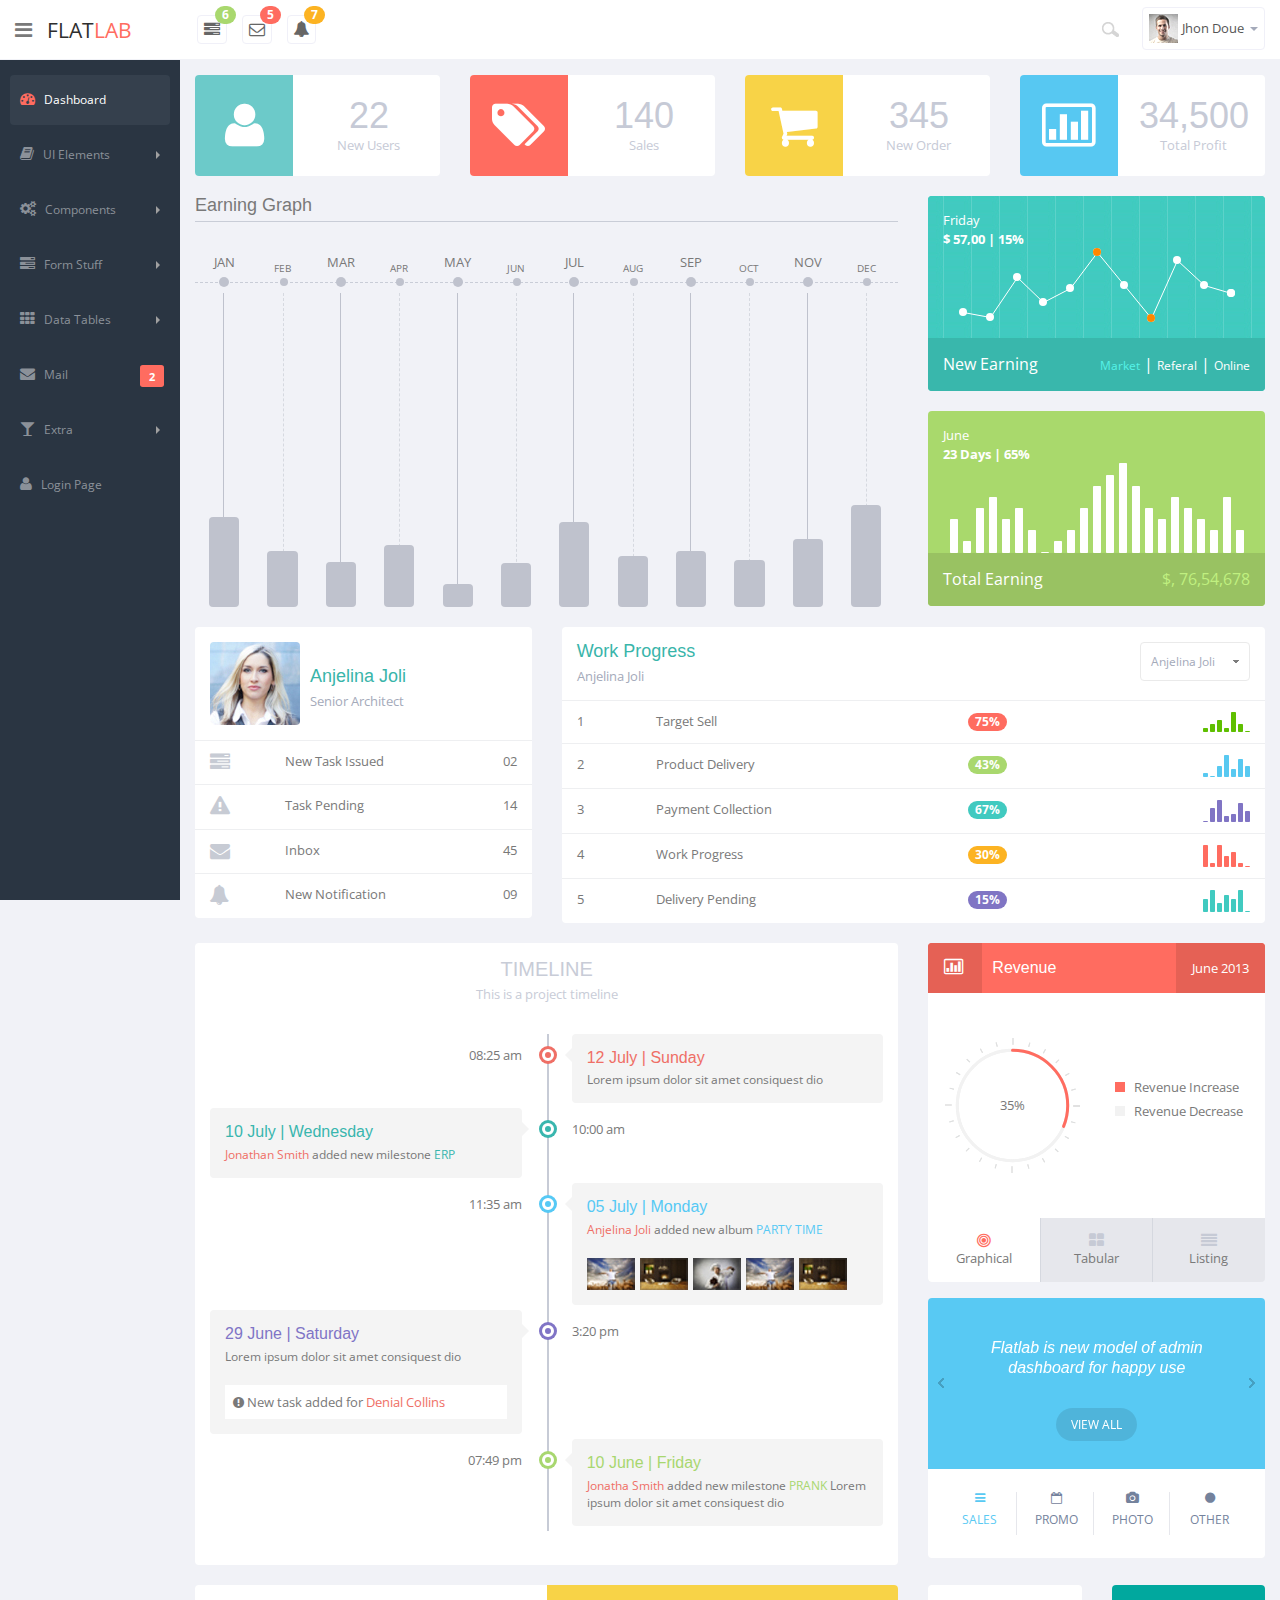
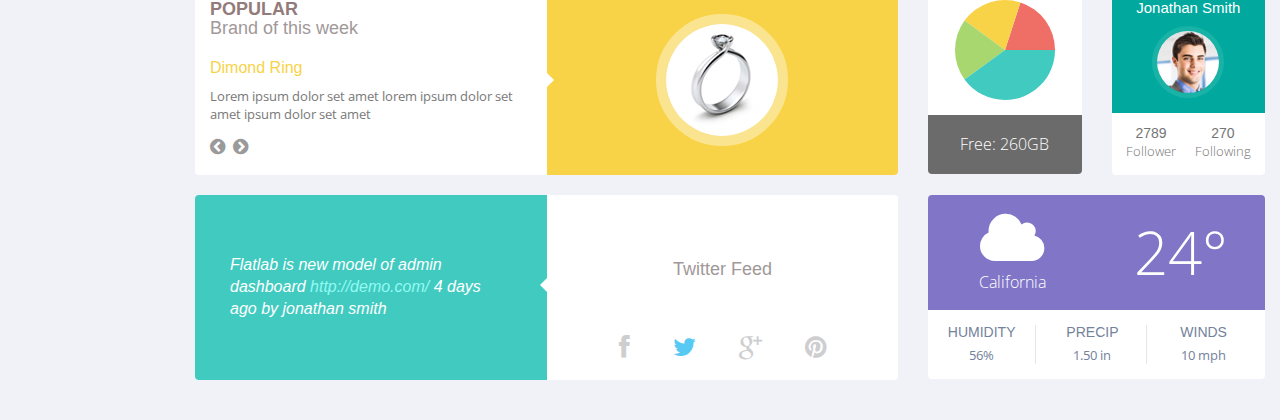
<file: demo/index.html>
<!DOCTYPE html>
<html lang="en">
  <head>
    <meta charset="utf-8">
    <meta name="viewport" content="width=device-width, initial-scale=1.0">
    <meta name="description" content="">
    <meta name="author" content="Mosaddek">
    <meta name="keyword" content="FlatLab, Dashboard, Bootstrap, Admin, Template, Theme, Responsive, Fluid, Retina">
    <link rel="shortcut icon" href="img/favicon.html">

    <title>FlatLab - Flat & Responsive Bootstrap Admin Template</title>

    <!-- Bootstrap core CSS -->
    <link href="css/bootstrap.min.css" rel="stylesheet">
    <link href="css/bootstrap-reset.css" rel="stylesheet">
    <!--external css-->
    <link href="assets/font-awesome/css/font-awesome.css" rel="stylesheet" />
    <link href="assets/jquery-easy-pie-chart/jquery.easy-pie-chart.css" rel="stylesheet" type="text/css" media="screen"/>
    <link rel="stylesheet" href="css/owl.carousel.css" type="text/css">
    <!-- Custom styles for this template -->
    <link href="css/style.css" rel="stylesheet">
    <link href="css/style-responsive.css" rel="stylesheet" />

    <!-- HTML5 shim and Respond.js IE8 support of HTML5 tooltipss and media queries -->
    <!--[if lt IE 9]>
      <script src="js/html5shiv.js"></script>
      <script src="js/respond.min.js"></script>
    <![endif]-->
  </head>

  <body>

  <section id="container" class="">
      <!--header start-->
      <header class="header white-bg">
            <div class="sidebar-toggle-box">
                <div data-original-title="Toggle Navigation" data-placement="right" class="icon-reorder tooltips"></div>
            </div>
            <!--logo start-->
            <a href="#" class="logo">Flat<span>lab</span></a>
            <!--logo end-->
            <div class="nav notify-row" id="top_menu">
                <!--  notification start -->
                <ul class="nav top-menu">
                    <!-- settings start -->
                    <li class="dropdown">
                        <a data-toggle="dropdown" class="dropdown-toggle" href="#">
                            <i class="icon-tasks"></i>
                            <span class="badge bg-success">6</span>
                        </a>
                        <ul class="dropdown-menu extended tasks-bar">
                            <div class="notify-arrow notify-arrow-green"></div>
                            <li>
                                <p class="green">You have 6 pending tasks</p>
                            </li>
                            <li>
                                <a href="#">
                                    <div class="task-info">
                                        <div class="desc">Dashboard v1.3</div>
                                        <div class="percent">40%</div>
                                    </div>
                                    <div class="progress progress-striped">
                                        <div class="progress-bar progress-bar-success" role="progressbar" aria-valuenow="40" aria-valuemin="0" aria-valuemax="100" style="width: 40%">
                                            <span class="sr-only">40% Complete (success)</span>
                                        </div>
                                    </div>
                                </a>
                            </li>
                            <li>
                                <a href="#">
                                    <div class="task-info">
                                        <div class="desc">Database Update</div>
                                        <div class="percent">60%</div>
                                    </div>
                                    <div class="progress progress-striped">
                                        <div class="progress-bar progress-bar-warning" role="progressbar" aria-valuenow="60" aria-valuemin="0" aria-valuemax="100" style="width: 60%">
                                            <span class="sr-only">60% Complete (warning)</span>
                                        </div>
                                    </div>
                                </a>
                            </li>
                            <li>
                                <a href="#">
                                    <div class="task-info">
                                        <div class="desc">Iphone Development</div>
                                        <div class="percent">87%</div>
                                    </div>
                                    <div class="progress progress-striped">
                                        <div class="progress-bar progress-bar-info" role="progressbar" aria-valuenow="20" aria-valuemin="0" aria-valuemax="100" style="width: 87%">
                                            <span class="sr-only">87% Complete</span>
                                        </div>
                                    </div>
                                </a>
                            </li>
                            <li>
                                <a href="#">
                                    <div class="task-info">
                                        <div class="desc">Mobile App</div>
                                        <div class="percent">33%</div>
                                    </div>
                                    <div class="progress progress-striped">
                                        <div class="progress-bar progress-bar-danger" role="progressbar" aria-valuenow="80" aria-valuemin="0" aria-valuemax="100" style="width: 33%">
                                            <span class="sr-only">33% Complete (danger)</span>
                                        </div>
                                    </div>
                                </a>
                            </li>
                            <li>
                                <a href="#">
                                    <div class="task-info">
                                        <div class="desc">Dashboard v1.3</div>
                                        <div class="percent">45%</div>
                                    </div>
                                    <div class="progress progress-striped active">
                                        <div class="progress-bar"  role="progressbar" aria-valuenow="45" aria-valuemin="0" aria-valuemax="100" style="width: 45%">
                                            <span class="sr-only">45% Complete</span>
                                        </div>
                                    </div>

                                </a>
                            </li>
                            <li class="external">
                                <a href="#">See All Tasks</a>
                            </li>
                        </ul>
                    </li>
                    <!-- settings end -->
                    <!-- inbox dropdown start-->
                    <li id="header_inbox_bar" class="dropdown">
                        <a data-toggle="dropdown" class="dropdown-toggle" href="#">
                            <i class="icon-envelope-alt"></i>
                            <span class="badge bg-important">5</span>
                        </a>
                        <ul class="dropdown-menu extended inbox">
                            <div class="notify-arrow notify-arrow-red"></div>
                            <li>
                                <p class="red">You have 5 new messages</p>
                            </li>
                            <li>
                                <a href="#">
                                    <span class="photo"><img alt="avatar" src="img/avatar-mini.jpg"></span>
                                    <span class="subject">
                                    <span class="from">Jonathan Smith</span>
                                    <span class="time">Just now</span>
                                    </span>
                                    <span class="message">
                                        Hello, this is an example msg.
                                    </span>
                                </a>
                            </li>
                            <li>
                                <a href="#">
                                    <span class="photo"><img alt="avatar" src="img/avatar-mini2.jpg"></span>
                                    <span class="subject">
                                    <span class="from">Jhon Doe</span>
                                    <span class="time">10 mins</span>
                                    </span>
                                    <span class="message">
                                     Hi, Jhon Doe Bhai how are you ?
                                    </span>
                                </a>
                            </li>
                            <li>
                                <a href="#">
                                    <span class="photo"><img alt="avatar" src="img/avatar-mini3.jpg"></span>
                                    <span class="subject">
                                    <span class="from">Jason Stathum</span>
                                    <span class="time">3 hrs</span>
                                    </span>
                                    <span class="message">
                                        This is awesome dashboard.
                                    </span>
                                </a>
                            </li>
                            <li>
                                <a href="#">
                                    <span class="photo"><img alt="avatar" src="img/avatar-mini4.jpg"></span>
                                    <span class="subject">
                                    <span class="from">Jondi Rose</span>
                                    <span class="time">Just now</span>
                                    </span>
                                    <span class="message">
                                        Hello, this is metrolab
                                    </span>
                                </a>
                            </li>
                            <li>
                                <a href="#">See all messages</a>
                            </li>
                        </ul>
                    </li>
                    <!-- inbox dropdown end -->
                    <!-- notification dropdown start-->
                    <li id="header_notification_bar" class="dropdown">
                        <a data-toggle="dropdown" class="dropdown-toggle" href="#">

                            <i class="icon-bell-alt"></i>
                            <span class="badge bg-warning">7</span>
                        </a>
                        <ul class="dropdown-menu extended notification">
                            <div class="notify-arrow notify-arrow-yellow"></div>
                            <li>
                                <p class="yellow">You have 7 new notifications</p>
                            </li>
                            <li>
                                <a href="#">
                                    <span class="label label-danger"><i class="icon-bolt"></i></span>
                                    Server #3 overloaded.
                                    <span class="small italic">34 mins</span>
                                </a>
                            </li>
                            <li>
                                <a href="#">
                                    <span class="label label-warning"><i class="icon-bell"></i></span>
                                    Server #10 not respoding.
                                    <span class="small italic">1 Hours</span>
                                </a>
                            </li>
                            <li>
                                <a href="#">
                                    <span class="label label-danger"><i class="icon-bolt"></i></span>
                                    Database overloaded 24%.
                                    <span class="small italic">4 hrs</span>
                                </a>
                            </li>
                            <li>
                                <a href="#">
                                    <span class="label label-success"><i class="icon-plus"></i></span>
                                    New user registered.
                                    <span class="small italic">Just now</span>
                                </a>
                            </li>
                            <li>
                                <a href="#">
                                    <span class="label label-info"><i class="icon-bullhorn"></i></span>
                                    Application error.
                                    <span class="small italic">10 mins</span>
                                </a>
                            </li>
                            <li>
                                <a href="#">See all notifications</a>
                            </li>
                        </ul>
                    </li>
                    <!-- notification dropdown end -->
                </ul>
                <!--  notification end -->
            </div>
            <div class="top-nav ">
                <!--search & user info start-->
                <ul class="nav pull-right top-menu">
                    <li>
                        <input type="text" class="form-control search" placeholder="Search">
                    </li>
                    <!-- user login dropdown start-->
                    <li class="dropdown">
                        <a data-toggle="dropdown" class="dropdown-toggle" href="#">
                            <img alt="" src="img/avatar1_small.jpg">
                            <span class="username">Jhon Doue</span>
                            <b class="caret"></b>
                        </a>
                        <ul class="dropdown-menu extended logout">
                            <div class="log-arrow-up"></div>
                            <li><a href="#"><i class=" icon-suitcase"></i>Profile</a></li>
                            <li><a href="#"><i class="icon-cog"></i> Settings</a></li>
                            <li><a href="#"><i class="icon-bell-alt"></i> Notification</a></li>
                            <li><a href="login.html"><i class="icon-key"></i> Log Out</a></li>
                        </ul>
                    </li>
                    <!-- user login dropdown end -->
                </ul>
                <!--search & user info end-->
            </div>
        </header>
      <!--header end-->
      <!--sidebar start-->
      <aside>
          <div id="sidebar"  class="nav-collapse ">
              <!-- sidebar menu start-->
              <ul class="sidebar-menu">
                  <li class="active">
                      <a class="" href="index.html">
                          <i class="icon-dashboard"></i>
                          <span>Dashboard</span>
                      </a>
                  </li>
                  <li class="sub-menu">
                      <a href="javascript:;" class="">
                          <i class="icon-book"></i>
                          <span>UI Elements</span>
                          <span class="arrow"></span>
                      </a>
                      <ul class="sub">
                          <li><a class="" href="general.html">General</a></li>
                          <li><a class="" href="buttons.html">Buttons</a></li>
                          <li><a class="" href="widget.html">Widget</a></li>
                          <li><a class="" href="slider.html">Slider</a></li>
                          <li><a class="" href="font_awesome.html">Font Awesome</a></li>
                      </ul>
                  </li>
                  <li class="sub-menu">
                      <a href="javascript:;" class="">
                          <i class="icon-cogs"></i>
                          <span>Components</span>
                          <span class="arrow"></span>
                      </a>
                      <ul class="sub">
                          <li><a class="" href="grids.html">Grids</a></li>
                          <li><a class="" href="calendar.html">Calendar</a></li>
                          <li><a class="" href="charts.html">Charts</a></li>
                      </ul>
                  </li>
                  <li class="sub-menu">
                      <a href="javascript:;" class="">
                          <i class="icon-tasks"></i>
                          <span>Form Stuff</span>
                          <span class="arrow"></span>
                      </a>
                      <ul class="sub">
                          <li><a class="" href="form_component.html">Form Components</a></li>
                          <li><a class="" href="form_wizard.html">Form Wizard</a></li>
                          <li><a class="" href="form_validation.html">Form Validation</a></li>
                      </ul>
                  </li>
                  <li class="sub-menu">
                      <a href="javascript:;" class="">
                          <i class="icon-th"></i>
                          <span>Data Tables</span>
                          <span class="arrow"></span>
                      </a>
                      <ul class="sub">
                          <li><a class="" href="basic_table.html">Basic Table</a></li>
                          <li><a class="" href="dynamic_table.html">Dynamic Table</a></li>
                      </ul>
                  </li>
                  <li>
                      <a class="" href="inbox.html">
                          <i class="icon-envelope"></i>
                          <span>Mail </span>
                          <span class="label label-danger pull-right mail-info">2</span>
                      </a>
                  </li>
                  <li class="sub-menu">
                      <a href="javascript:;" class="">
                          <i class="icon-glass"></i>
                          <span>Extra</span>
                          <span class="arrow"></span>
                      </a>
                      <ul class="sub">
                          <li><a class="" href="blank.html">Blank Page</a></li>
                          <li><a class="" href="profile.html">Profile</a></li>
                          <li><a class="" href="invoice.html">Invoice</a></li>
                          <li><a class="" href="404.html">404 Error</a></li>
                          <li><a class="" href="500.html">500 Error</a></li>
                      </ul>
                  </li>
                  <li>
                      <a class="" href="login.html">
                          <i class="icon-user"></i>
                          <span>Login Page</span>
                      </a>
                  </li>
              </ul>
              <!-- sidebar menu end-->
          </div>
      </aside>
      <!--sidebar end-->
      <!--main content start-->
      <section id="main-content">
          <section class="wrapper">
              <!--state overview start-->
              <div class="row state-overview">
                  <div class="col-lg-3 col-sm-6">
                      <section class="panel">
                          <div class="symbol terques">
                              <i class="icon-user"></i>
                          </div>
                          <div class="value">
                              <h1>22</h1>
                              <p>New Users</p>
                          </div>
                      </section>
                  </div>
                  <div class="col-lg-3 col-sm-6">
                      <section class="panel">
                          <div class="symbol red">
                              <i class="icon-tags"></i>
                          </div>
                          <div class="value">
                              <h1>140</h1>
                              <p>Sales</p>
                          </div>
                      </section>
                  </div>
                  <div class="col-lg-3 col-sm-6">
                      <section class="panel">
                          <div class="symbol yellow">
                              <i class="icon-shopping-cart"></i>
                          </div>
                          <div class="value">
                              <h1>345</h1>
                              <p>New Order</p>
                          </div>
                      </section>
                  </div>
                  <div class="col-lg-3 col-sm-6">
                      <section class="panel">
                          <div class="symbol blue">
                              <i class="icon-bar-chart"></i>
                          </div>
                          <div class="value">
                              <h1>34,500</h1>
                              <p>Total Profit</p>
                          </div>
                      </section>
                  </div>
              </div>
              <!--state overview end-->

              <div class="row">
                  <div class="col-lg-8">
                      <!--custom chart start-->
                      <div class="border-head">
                          <h3>Earning Graph</h3>
                      </div>
                      <div class="custom-bar-chart">
                          <div class="bar">
                              <div class="title">JAN</div>
                              <div class="value tooltips" data-original-title="80%" data-toggle="tooltip" data-placement="top">80%</div>
                          </div>
                          <div class="bar doted">
                              <div class="title">FEB</div>
                              <div class="value tooltips" data-original-title="50%" data-toggle="tooltip" data-placement="top">50%</div>
                          </div>
                          <div class="bar ">
                              <div class="title">MAR</div>
                              <div class="value tooltips" data-original-title="40%" data-toggle="tooltip" data-placement="top">40%</div>
                          </div>
                          <div class="bar doted">
                              <div class="title">APR</div>
                              <div class="value tooltips" data-original-title="55%" data-toggle="tooltip" data-placement="top">55%</div>
                          </div>
                          <div class="bar">
                              <div class="title">MAY</div>
                              <div class="value tooltips" data-original-title="20%" data-toggle="tooltip" data-placement="top">20%</div>
                          </div>
                          <div class="bar doted">
                              <div class="title">JUN</div>
                              <div class="value tooltips" data-original-title="39%" data-toggle="tooltip" data-placement="top">39%</div>
                          </div>
                          <div class="bar">
                              <div class="title">JUL</div>
                              <div class="value tooltips" data-original-title="75%" data-toggle="tooltip" data-placement="top">75%</div>
                          </div>
                          <div class="bar doted">
                              <div class="title">AUG</div>
                              <div class="value tooltips" data-original-title="45%" data-toggle="tooltip" data-placement="top">45%</div>
                          </div>
                          <div class="bar ">
                              <div class="title">SEP</div>
                              <div class="value tooltips" data-original-title="50%" data-toggle="tooltip" data-placement="top">50%</div>
                          </div>
                          <div class="bar doted">
                              <div class="title">OCT</div>
                              <div class="value tooltips" data-original-title="42%" data-toggle="tooltip" data-placement="top">42%</div>
                          </div>
                          <div class="bar ">
                              <div class="title">NOV</div>
                              <div class="value tooltips" data-original-title="60%" data-toggle="tooltip" data-placement="top">60%</div>
                          </div>
                          <div class="bar doted">
                              <div class="title">DEC</div>
                              <div class="value tooltips" data-original-title="90%" data-toggle="tooltip" data-placement="top">90%</div>
                          </div>
                      </div>
                      <!--custom chart end-->
                  </div>
                  <div class="col-lg-4">
                      <!--new earning start-->
                      <div class="panel terques-chart">
                          <div class="panel-body chart-texture">
                              <div class="chart">
                                  <div class="heading">
                                      <span>Friday</span>
                                      <strong>$ 57,00 | 15%</strong>
                                  </div>
                                  <div class="sparkline" data-type="line" data-resize="true" data-height="75" data-width="90%" data-line-width="1" data-line-color="#fff" data-spot-color="#fff" data-fill-color="" data-highlight-line-color="#fff" data-spot-radius="4" data-data="[200,135,667,333,526,996,564,123,890,564,455]"></div>
                              </div>
                          </div>
                          <div class="chart-tittle">
                              <span class="title">New Earning</span>
                              <span class="value">
                                  <a href="#" class="active">Market</a>
                                  |
                                  <a href="#">Referal</a>
                                  |
                                  <a href="#">Online</a>
                              </span>
                          </div>
                      </div>
                      <!--new earning end-->

                      <!--total earning start-->
                      <div class="panel green-chart">
                          <div class="panel-body">
                              <div class="chart">
                                  <div class="heading">
                                      <span>June</span>
                                      <strong>23 Days | 65%</strong>
                                  </div>
                                  <div id="barchart"></div>
                              </div>
                          </div>
                          <div class="chart-tittle">
                              <span class="title">Total Earning</span>
                              <span class="value">$, 76,54,678</span>
                          </div>
                      </div>
                      <!--total earning end-->
                  </div>
              </div>
              <div class="row">
                  <div class="col-lg-4">
                      <!--user info table start-->
                      <section class="panel">
                          <div class="panel-body">
                              <a href="#" class="task-thumb">
                                  <img src="img/avatar1.jpg" alt="">
                              </a>
                              <div class="task-thumb-details">
                                  <h1><a href="#">Anjelina Joli</a></h1>
                                  <p>Senior Architect</p>
                              </div>
                          </div>
                          <table class="table table-hover personal-task">
                              <tbody>
                                <tr>
                                    <td>
                                        <i class=" icon-tasks"></i>
                                    </td>
                                    <td>New Task Issued</td>
                                    <td> 02</td>
                                </tr>
                                <tr>
                                    <td>
                                        <i class="icon-warning-sign"></i>
                                    </td>
                                    <td>Task Pending</td>
                                    <td> 14</td>
                                </tr>
                                <tr>
                                    <td>
                                        <i class="icon-envelope"></i>
                                    </td>
                                    <td>Inbox</td>
                                    <td> 45</td>
                                </tr>
                                <tr>
                                    <td>
                                        <i class=" icon-bell-alt"></i>
                                    </td>
                                    <td>New Notification</td>
                                    <td> 09</td>
                                </tr>
                              </tbody>
                          </table>
                      </section>
                      <!--user info table end-->
                  </div>
                  <div class="col-lg-8">
                      <!--work progress start-->
                      <section class="panel">
                          <div class="panel-body progress-panel">
                              <div class="task-progress">
                                  <h1>Work Progress</h1>
                                  <p>Anjelina Joli</p>
                              </div>
                              <div class="task-option">
                                  <select class="styled">
                                      <option>Anjelina Joli</option>
                                      <option>Tom Crouse</option>
                                      <option>Jhon Due</option>
                                  </select>
                              </div>
                          </div>
                          <table class="table table-hover personal-task">
                              <tbody>
                              <tr>
                                  <td>1</td>
                                  <td>
                                      Target Sell
                                  </td>
                                  <td>
                                      <span class="badge bg-important">75%</span>
                                  </td>
                                  <td>
                                    <div id="work-progress1"></div>
                                  </td>
                              </tr>
                              <tr>
                                  <td>2</td>
                                  <td>
                                      Product Delivery
                                  </td>
                                  <td>
                                      <span class="badge bg-success">43%</span>
                                  </td>
                                  <td>
                                      <div id="work-progress2"></div>
                                  </td>
                              </tr>
                              <tr>
                                  <td>3</td>
                                  <td>
                                      Payment Collection
                                  </td>
                                  <td>
                                      <span class="badge bg-info">67%</span>
                                  </td>
                                  <td>
                                      <div id="work-progress3"></div>
                                  </td>
                              </tr>
                              <tr>
                                  <td>4</td>
                                  <td>
                                      Work Progress
                                  </td>
                                  <td>
                                      <span class="badge bg-warning">30%</span>
                                  </td>
                                  <td>
                                      <div id="work-progress4"></div>
                                  </td>
                              </tr>
                              <tr>
                                  <td>5</td>
                                  <td>
                                      Delivery Pending
                                  </td>
                                  <td>
                                      <span class="badge bg-primary">15%</span>
                                  </td>
                                  <td>
                                      <div id="work-progress5"></div>
                                  </td>
                              </tr>
                              </tbody>
                          </table>
                      </section>
                      <!--work progress end-->
                  </div>
              </div>
              <div class="row">
                  <div class="col-lg-8">
                      <!--timeline start-->
                      <section class="panel">
                          <div class="panel-body">
                                  <div class="text-center mbot30">
                                      <h3 class="timeline-title">Timeline</h3>
                                      <p class="t-info">This is a project timeline</p>
                                  </div>

                                  <div class="timeline">
                                      <article class="timeline-item">
                                          <div class="timeline-desk">
                                              <div class="panel">
                                                  <div class="panel-body">
                                                      <span class="arrow"></span>
                                                      <span class="timeline-icon red"></span>
                                                      <span class="timeline-date">08:25 am</span>
                                                      <h1 class="red">12 July | Sunday</h1>
                                                      <p>Lorem ipsum dolor sit amet consiquest dio</p>
                                                  </div>
                                              </div>
                                          </div>
                                      </article>
                                      <article class="timeline-item alt">
                                          <div class="timeline-desk">
                                              <div class="panel">
                                                  <div class="panel-body">
                                                      <span class="arrow-alt"></span>
                                                      <span class="timeline-icon green"></span>
                                                      <span class="timeline-date">10:00 am</span>
                                                      <h1 class="green">10 July | Wednesday</h1>
                                                      <p><a href="#">Jonathan Smith</a> added new milestone <span><a href="#" class="green">ERP</a></span></p>
                                                  </div>
                                              </div>
                                          </div>
                                      </article>
                                      <article class="timeline-item">
                                          <div class="timeline-desk">
                                              <div class="panel">
                                                  <div class="panel-body">
                                                      <span class="arrow"></span>
                                                      <span class="timeline-icon blue"></span>
                                                      <span class="timeline-date">11:35 am</span>
                                                      <h1 class="blue">05 July | Monday</h1>
                                                      <p><a href="#">Anjelina Joli</a> added new album <span><a href="#" class="blue">PARTY TIME</a></span></p>
                                                      <div class="album">
                                                          <a href="#">
                                                              <img alt="" src="img/sm-img-1.jpg">
                                                          </a>
                                                          <a href="#">
                                                              <img alt="" src="img/sm-img-2.jpg">
                                                          </a>
                                                          <a href="#">
                                                              <img alt="" src="img/sm-img-3.jpg">
                                                          </a>
                                                          <a href="#">
                                                              <img alt="" src="img/sm-img-1.jpg">
                                                          </a>
                                                          <a href="#">
                                                              <img alt="" src="img/sm-img-2.jpg">
                                                          </a>
                                                      </div>
                                                  </div>
                                              </div>
                                          </div>
                                      </article>
                                      <article class="timeline-item alt">
                                          <div class="timeline-desk">
                                              <div class="panel">
                                                  <div class="panel-body">
                                                      <span class="arrow-alt"></span>
                                                      <span class="timeline-icon purple"></span>
                                                      <span class="timeline-date">3:20 pm</span>
                                                      <h1 class="purple">29 June | Saturday</h1>
                                                      <p>Lorem ipsum dolor sit amet consiquest dio</p>
                                                      <div class="notification">
                                                          <i class=" icon-exclamation-sign"></i> New task added for <a href="#">Denial Collins</a>
                                                      </div>
                                                  </div>
                                              </div>
                                          </div>
                                      </article>
                                      <article class="timeline-item">
                                          <div class="timeline-desk">
                                              <div class="panel">
                                                  <div class="panel-body">
                                                      <span class="arrow"></span>
                                                      <span class="timeline-icon light-green"></span>
                                                      <span class="timeline-date">07:49 pm</span>
                                                      <h1 class="light-green">10 June | Friday</h1>
                                                      <p><a href="#">Jonatha Smith</a> added new milestone <span><a href="#" class="light-green">prank</a></span> Lorem ipsum dolor sit amet consiquest dio</p>
                                                  </div>
                                              </div>
                                          </div>
                                      </article>
                                  </div>

                                  <div class="clearfix">&nbsp;</div>
                              </div>
                      </section>
                      <!--timeline end-->
                  </div>
                  <div class="col-lg-4">
                      <!--revenue start-->
                      <section class="panel">
                          <div class="revenue-head">
                              <span>
                                  <i class="icon-bar-chart"></i>
                              </span>
                              <h3>Revenue</h3>
                              <span class="rev-combo pull-right">
                                 June 2013
                              </span>
                          </div>
                          <div class="panel-body">
                              <div class="row">
                                  <div class="col-lg-6 col-sm-6 text-center">
                                      <div class="easy-pie-chart">
                                          <div class="percentage" data-percent="35"><span>35</span>%</div>
                                      </div>
                                  </div>
                                  <div class="col-lg-6 col-sm-6">
                                      <div class="chart-info chart-position">
                                          <span class="increase"></span>
                                          <span>Revenue Increase</span>
                                      </div>
                                      <div class="chart-info">
                                          <span class="decrease"></span>
                                          <span>Revenue Decrease</span>
                                      </div>
                                  </div>
                              </div>
                          </div>
                          <div class="panel-footer revenue-foot">
                              <ul>
                                  <li class="first active">
                                      <a href="javascript:;">
                                          <i class="icon-bullseye"></i>
                                          Graphical
                                      </a>
                                  </li>
                                  <li>
                                      <a href="javascript:;">
                                          <i class=" icon-th-large"></i>
                                          Tabular
                                      </a>
                                  </li>
                                  <li class="last">
                                      <a href="javascript:;">
                                          <i class=" icon-align-justify"></i>
                                          Listing
                                      </a>
                                  </li>
                              </ul>
                          </div>
                      </section>
                      <!--revenue end-->
                      <!--features carousel start-->
                      <section class="panel">
                          <div class="flat-carousal">
                              <div id="owl-demo" class="owl-carousel owl-theme">
                                  <div class="item">
                                      <h1>Flatlab is new model of admin dashboard for happy use</h1>
                                      <div class="text-center">
                                          <a href="javascript:;" class="view-all">View All</a>
                                      </div>
                                  </div>
                                  <div class="item">
                                      <h1>Fully responsive and build with Bootstrap 3.0</h1>
                                      <div class="text-center">
                                          <a href="javascript:;" class="view-all">View All</a>
                                      </div>
                                  </div>
                                  <div class="item">
                                      <h1>Responsive Frontend is free if you get this.</h1>
                                      <div class="text-center">
                                          <a href="javascript:;" class="view-all">View All</a>
                                      </div>
                                  </div>
                              </div>
                          </div>
                          <div class="panel-body">
                              <ul class="ft-link">
                                  <li class="active">
                                      <a href="javascript:;">
                                          <i class="icon-reorder"></i>
                                          Sales
                                      </a>
                                  </li>
                                  <li>
                                      <a href="javascript:;">
                                          <i class=" icon-calendar-empty"></i>
                                          promo
                                      </a>
                                  </li>
                                  <li>
                                      <a href="javascript:;">
                                          <i class=" icon-camera"></i>
                                          photo
                                      </a>
                                  </li>
                                  <li>
                                      <a href="javascript:;">
                                          <i class=" icon-circle"></i>
                                          other
                                      </a>
                                  </li>
                              </ul>
                          </div>
                      </section>
                      <!--features carousel end-->
                  </div>
              </div>
              <div class="row">
                  <div class="col-lg-8">
                      <!--latest product info start-->
                      <section class="panel post-wrap pro-box">
                          <aside>
                              <div class="post-info">
                                  <span class="arrow-pro right"></span>
                                  <div class="panel-body">
                                      <h1><strong>popular</strong> <br> Brand of this week</h1>
                                      <div class="desk yellow">
                                          <h3>Dimond Ring</h3>
                                          <p>Lorem ipsum dolor set amet lorem ipsum dolor set amet ipsum dolor set amet</p>
                                      </div>
                                      <div class="post-btn">
                                          <a href="javascript:;">
                                              <i class="icon-chevron-sign-left"></i>
                                          </a>
                                          <a href="javascript:;">
                                              <i class="icon-chevron-sign-right"></i>
                                          </a>
                                      </div>
                                  </div>
                              </div>
                          </aside>
                          <aside class="post-highlight yellow v-align">
                              <div class="panel-body text-center">
                                  <div class="pro-thumb">
                                      <img src="img/ring.jpg" alt="">
                                  </div>
                              </div>
                          </aside>
                      </section>
                      <!--latest product info end-->
                      <!--twitter feedback start-->
                      <section class="panel post-wrap pro-box">
                          <aside class="post-highlight terques v-align">
                              <div class="panel-body">
                                  <h2>Flatlab is new model of admin dashboard <a href="javascript:;"> http://demo.com/</a> 4 days ago  by jonathan smith</h2>
                              </div>
                          </aside>
                          <aside>
                              <div class="post-info">
                                  <span class="arrow-pro left"></span>
                                  <div class="panel-body">
                                      <div class="text-center twite">
                                          <h1>Twitter Feed</h1>
                                      </div>

                                      <footer class="social-footer">
                                          <ul>
                                              <li>
                                                  <a href="#">
                                                    <i class="icon-facebook"></i>
                                                  </a>
                                              </li>
                                              <li class="active">
                                                  <a href="#">
                                                      <i class="icon-twitter"></i>
                                                  </a>
                                              </li>
                                              <li>
                                                  <a href="#">
                                                      <i class="icon-google-plus"></i>
                                                  </a>
                                              </li>
                                              <li>
                                                  <a href="#">
                                                      <i class="icon-pinterest"></i>
                                                  </a>
                                              </li>
                                          </ul>
                                      </footer>
                                  </div>
                              </div>
                          </aside>
                      </section>
                      <!--twitter feedback end-->
                  </div>
                  <div class="col-lg-4">
                      <div class="row">
                          <div class="col-xs-6">
                              <!--pie chart start-->
                              <section class="panel">
                                  <div class="panel-body">
                                      <div class="chart">
                                          <div id="pie-chart" ></div>
                                      </div>
                                  </div>
                                  <footer class="pie-foot">
                                      Free: 260GB
                                  </footer>
                              </section>
                              <!--pie chart start-->
                          </div>
                          <div class="col-xs-6">
                              <!--follower start-->
                              <section class="panel">
                                  <div class="follower">
                                      <div class="panel-body">
                                          <h4>Jonathan Smith</h4>
                                          <div class="follow-ava">
                                              <img src="img/follower-avatar.jpg" alt="">
                                          </div>
                                      </div>
                                  </div>

                                  <footer class="follower-foot">
                                      <ul>
                                          <li>
                                              <h5>2789</h5>
                                              <p>Follower</p>
                                          </li>
                                          <li>
                                              <h5>270</h5>
                                              <p>Following</p>
                                          </li>
                                      </ul>
                                  </footer>
                              </section>
                              <!--follower end-->
                          </div>
                      </div>
                      <!--weather statement start-->
                      <section class="panel">
                          <div class="weather-bg">
                              <div class="panel-body">
                                  <div class="row">
                                      <div class="col-xs-6">
                                        <i class="icon-cloud"></i>
                                          California
                                      </div>
                                      <div class="col-xs-6">
                                          <div class="degree">
                                              24°
                                          </div>
                                      </div>
                                  </div>
                              </div>
                          </div>

                          <footer class="weather-category">
                              <ul>
                                  <li class="active">
                                      <h5>humidity</h5>
                                      56%
                                  </li>
                                  <li>
                                      <h5>precip</h5>
                                      1.50 in
                                  </li>
                                  <li>
                                      <h5>winds</h5>
                                      10 mph
                                  </li>
                              </ul>
                          </footer>

                      </section>
                      <!--weather statement end-->
                  </div>
              </div>

          </section>
      </section>
      <!--main content end-->
  </section>

    <!-- js placed at the end of the document so the pages load faster -->
    <script src="js/jquery.js"></script>
    <script src="js/jquery-1.8.3.min.js"></script>
    <script src="js/bootstrap.min.js"></script>
    <script src="js/jquery.scrollTo.min.js"></script>
    <script src="js/jquery.nicescroll.js" type="text/javascript"></script>
    <script src="js/jquery.sparkline.js" type="text/javascript"></script>
    <script src="assets/jquery-easy-pie-chart/jquery.easy-pie-chart.js"></script>
    <script src="js/owl.carousel.js" ></script>
    <script src="js/jquery.customSelect.min.js" ></script>

    <!--common script for all pages-->
    <script src="js/common-scripts.js"></script>

    <!--script for this page-->
    <script src="js/sparkline-chart.js"></script>
    <script src="js/easy-pie-chart.js"></script>

  <script>

      //owl carousel

      $(document).ready(function() {
          $("#owl-demo").owlCarousel({
              navigation : true,
              slideSpeed : 300,
              paginationSpeed : 400,
              singleItem : true

          });
      });

      //custom select box

      $(function(){
          $('select.styled').customSelect();
      });

  </script>

  </body>
</html>
</file>
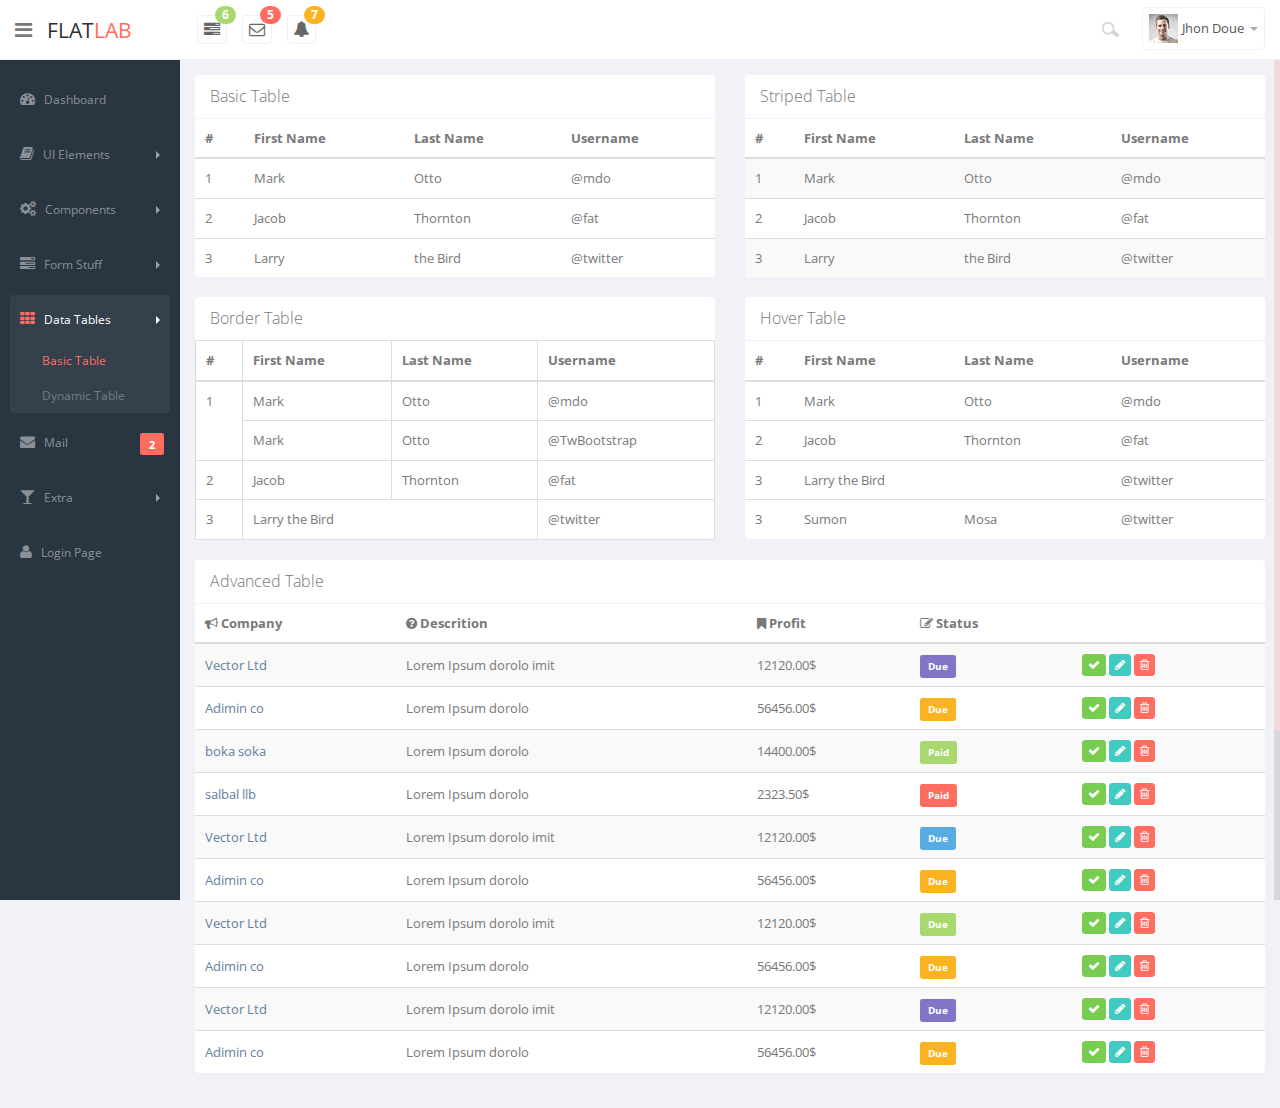
<file: demo/basic_table.html>
<!DOCTYPE html>
<html lang="en">
  <head>
    <meta charset="utf-8">
    <meta name="viewport" content="width=device-width, initial-scale=1.0">
    <meta name="description" content="">
    <meta name="author" content="Mosaddek">
    <meta name="keyword" content="FlatLab, Dashboard, Bootstrap, Admin, Template, Theme, Responsive, Fluid, Retina">
    <link rel="shortcut icon" href="img/favicon.html">

    <title>Basic Table</title>

    <!-- Bootstrap core CSS -->
    <link href="css/bootstrap.min.css" rel="stylesheet">
    <link href="css/bootstrap-reset.css" rel="stylesheet">
    <!--external css-->
    <link href="assets/font-awesome/css/font-awesome.css" rel="stylesheet" />
    <!-- Custom styles for this template -->
    <link href="css/style.css" rel="stylesheet">
    <link href="css/style-responsive.css" rel="stylesheet" />

    <!-- HTML5 shim and Respond.js IE8 support of HTML5 tooltipss and media queries -->
    <!--[if lt IE 9]>
      <script src="js/html5shiv.js"></script>
      <script src="js/respond.min.js"></script>
    <![endif]-->
  </head>

  <body>

  <section id="container" class="">
      <!--header start-->
      <header class="header white-bg">
          <div class="sidebar-toggle-box">
              <div data-original-title="Toggle Navigation" data-placement="right" class="icon-reorder tooltips"></div>
          </div>
          <!--logo start-->
          <a href="#" class="logo" >Flat<span>lab</span></a>
          <!--logo end-->
          <div class="nav notify-row" id="top_menu">
            <!--  notification start -->
            <ul class="nav top-menu">
              <!-- settings start -->
              <li class="dropdown">
                  <a data-toggle="dropdown" class="dropdown-toggle" href="#">
                      <i class="icon-tasks"></i>
                      <span class="badge bg-success">6</span>
                  </a>
                  <ul class="dropdown-menu extended tasks-bar">
                      <div class="notify-arrow notify-arrow-green"></div>
                      <li>
                          <p class="green">You have 6 pending tasks</p>
                      </li>
                      <li>
                          <a href="#">
                              <div class="task-info">
                                  <div class="desc">Dashboard v1.3</div>
                                  <div class="percent">40%</div>
                              </div>
                              <div class="progress progress-striped">
                                  <div class="progress-bar progress-bar-success" role="progressbar" aria-valuenow="40" aria-valuemin="0" aria-valuemax="100" style="width: 40%">
                                      <span class="sr-only">40% Complete (success)</span>
                                  </div>
                              </div>
                          </a>
                      </li>
                      <li>
                          <a href="#">
                              <div class="task-info">
                                  <div class="desc">Database Update</div>
                                  <div class="percent">60%</div>
                              </div>
                              <div class="progress progress-striped">
                                  <div class="progress-bar progress-bar-warning" role="progressbar" aria-valuenow="60" aria-valuemin="0" aria-valuemax="100" style="width: 60%">
                                      <span class="sr-only">60% Complete (warning)</span>
                                  </div>
                              </div>
                          </a>
                      </li>
                      <li>
                          <a href="#">
                              <div class="task-info">
                                  <div class="desc">Iphone Development</div>
                                  <div class="percent">87%</div>
                              </div>
                              <div class="progress progress-striped">
                                  <div class="progress-bar progress-bar-info" role="progressbar" aria-valuenow="20" aria-valuemin="0" aria-valuemax="100" style="width: 87%">
                                      <span class="sr-only">87% Complete</span>
                                  </div>
                              </div>
                          </a>
                      </li>
                      <li>
                          <a href="#">
                              <div class="task-info">
                                  <div class="desc">Mobile App</div>
                                  <div class="percent">33%</div>
                              </div>
                              <div class="progress progress-striped">
                                  <div class="progress-bar progress-bar-danger" role="progressbar" aria-valuenow="80" aria-valuemin="0" aria-valuemax="100" style="width: 33%">
                                      <span class="sr-only">33% Complete (danger)</span>
                                  </div>
                              </div>
                          </a>
                      </li>
                      <li>
                          <a href="#">
                              <div class="task-info">
                                  <div class="desc">Dashboard v1.3</div>
                                  <div class="percent">45%</div>
                              </div>
                              <div class="progress progress-striped active">
                                  <div class="progress-bar"  role="progressbar" aria-valuenow="45" aria-valuemin="0" aria-valuemax="100" style="width: 45%">
                                      <span class="sr-only">45% Complete</span>
                                  </div>
                              </div>

                          </a>
                      </li>
                      <li class="external">
                          <a href="#">See All Tasks</a>
                      </li>
                  </ul>
              </li>
              <!-- settings end -->
              <!-- inbox dropdown start-->
              <li id="header_inbox_bar" class="dropdown">
                  <a data-toggle="dropdown" class="dropdown-toggle" href="#">
                      <i class="icon-envelope-alt"></i>
                      <span class="badge bg-important">5</span>
                  </a>
                  <ul class="dropdown-menu extended inbox">
                      <div class="notify-arrow notify-arrow-red"></div>
                      <li>
                          <p class="red">You have 5 new messages</p>
                      </li>
                      <li>
                          <a href="#">
                              <span class="photo"><img alt="avatar" src="img/avatar-mini.jpg"></span>
                                    <span class="subject">
                                    <span class="from">Jonathan Smith</span>
                                    <span class="time">Just now</span>
                                    </span>
                                    <span class="message">
                                        Hello, this is an example msg.
                                    </span>
                          </a>
                      </li>
                      <li>
                          <a href="#">
                              <span class="photo"><img alt="avatar" src="img/avatar-mini2.jpg"></span>
                                    <span class="subject">
                                    <span class="from">Jhon Doe</span>
                                    <span class="time">10 mins</span>
                                    </span>
                                    <span class="message">
                                     Hi, Jhon Doe Bhai how are you ?
                                    </span>
                          </a>
                      </li>
                      <li>
                          <a href="#">
                              <span class="photo"><img alt="avatar" src="img/avatar-mini3.jpg"></span>
                                    <span class="subject">
                                    <span class="from">Jason Stathum</span>
                                    <span class="time">3 hrs</span>
                                    </span>
                                    <span class="message">
                                        This is awesome dashboard.
                                    </span>
                          </a>
                      </li>
                      <li>
                          <a href="#">
                              <span class="photo"><img alt="avatar" src="img/avatar-mini4.jpg"></span>
                                    <span class="subject">
                                    <span class="from">Jondi Rose</span>
                                    <span class="time">Just now</span>
                                    </span>
                                    <span class="message">
                                        Hello, this is metrolab
                                    </span>
                          </a>
                      </li>
                      <li>
                          <a href="#">See all messages</a>
                      </li>
                  </ul>
              </li>
              <!-- inbox dropdown end -->
              <!-- notification dropdown start-->
              <li id="header_notification_bar" class="dropdown">
                  <a data-toggle="dropdown" class="dropdown-toggle" href="#">

                      <i class="icon-bell-alt"></i>
                      <span class="badge bg-warning">7</span>
                  </a>
                  <ul class="dropdown-menu extended notification">
                      <div class="notify-arrow notify-arrow-yellow"></div>
                      <li>
                          <p class="yellow">You have 7 new notifications</p>
                      </li>
                      <li>
                          <a href="#">
                              <span class="label label-danger"><i class="icon-bolt"></i></span>
                              Server #3 overloaded.
                              <span class="small italic">34 mins</span>
                          </a>
                      </li>
                      <li>
                          <a href="#">
                              <span class="label label-warning"><i class="icon-bell"></i></span>
                              Server #10 not respoding.
                              <span class="small italic">1 Hours</span>
                          </a>
                      </li>
                      <li>
                          <a href="#">
                              <span class="label label-danger"><i class="icon-bolt"></i></span>
                              Database overloaded 24%.
                              <span class="small italic">4 hrs</span>
                          </a>
                      </li>
                      <li>
                          <a href="#">
                              <span class="label label-success"><i class="icon-plus"></i></span>
                              New user registered.
                              <span class="small italic">Just now</span>
                          </a>
                      </li>
                      <li>
                          <a href="#">
                              <span class="label label-info"><i class="icon-bullhorn"></i></span>
                              Application error.
                              <span class="small italic">10 mins</span>
                          </a>
                      </li>
                      <li>
                          <a href="#">See all notifications</a>
                      </li>
                  </ul>
              </li>
              <!-- notification dropdown end -->
          </ul>
          </div>
          <div class="top-nav ">
              <ul class="nav pull-right top-menu">
                  <li>
                      <input type="text" class="form-control search" placeholder="Search">
                  </li>
                  <!-- user login dropdown start-->
                  <li class="dropdown">
                      <a data-toggle="dropdown" class="dropdown-toggle" href="#">
                          <img alt="" src="img/avatar1_small.jpg">
                          <span class="username">Jhon Doue</span>
                          <b class="caret"></b>
                      </a>
                      <ul class="dropdown-menu extended logout">
                          <div class="log-arrow-up"></div>
                          <li><a href="#"><i class=" icon-suitcase"></i>Profile</a></li>
                          <li><a href="#"><i class="icon-cog"></i> Settings</a></li>
                          <li><a href="#"><i class="icon-bell-alt"></i> Notification</a></li>
                          <li><a href="login.html"><i class="icon-key"></i> Log Out</a></li>
                      </ul>
                  </li>
                  <!-- user login dropdown end -->
              </ul>
          </div>
      </header>
      <!--header end-->
      <!--sidebar start-->
      <aside>
          <div id="sidebar"  class="nav-collapse ">
              <!-- sidebar menu start-->
              <ul class="sidebar-menu">
                  <li class="">
                      <a class="" href="index.html">
                          <i class="icon-dashboard"></i>
                          <span>Dashboard</span>
                      </a>
                  </li>
                  <li class="sub-menu">
                      <a href="javascript:;" class="">
                          <i class="icon-book"></i>
                          <span>UI Elements</span>
                          <span class="arrow"></span>
                      </a>
                      <ul class="sub">
                          <li><a class="" href="general.html">General</a></li>
                          <li><a class="" href="buttons.html">Buttons</a></li>
                          <li><a class="" href="widget.html">Widget</a></li>
                          <li><a class="" href="slider.html">Slider</a></li>
                          <li><a class="" href="font_awesome.html">Font Awesome</a></li>
                      </ul>
                  </li>
                  <li class="sub-menu">
                      <a href="javascript:;" class="">
                          <i class="icon-cogs"></i>
                          <span>Components</span>
                          <span class="arrow"></span>
                      </a>
                      <ul class="sub">
                          <li><a class="" href="grids.html">Grids</a></li>
                          <li><a class="" href="calendar.html">Calendar</a></li>
                          <li><a class="" href="charts.html">Charts</a></li>
                      </ul>
                  </li>
                  <li class="sub-menu">
                      <a href="javascript:;" class="">
                          <i class="icon-tasks"></i>
                          <span>Form Stuff</span>
                          <span class="arrow"></span>
                      </a>
                      <ul class="sub">
                          <li><a class="" href="form_component.html">Form Components</a></li>
                          <li><a class="" href="form_wizard.html">Form Wizard</a></li>
                          <li><a class="" href="form_validation.html">Form Validation</a></li>
                      </ul>
                  </li>
                  <li class="sub-menu active">
                      <a href="javascript:;" class="">
                          <i class="icon-th"></i>
                          <span>Data Tables</span>
                          <span class="arrow"></span>
                      </a>
                      <ul class="sub">
                          <li class="active"><a class="" href="basic_table.html">Basic Table</a></li>
                          <li><a class="" href="dynamic_table.html">Dynamic Table</a></li>
                      </ul>
                  </li>
                  <li>
                      <a class="" href="inbox.html">
                          <i class="icon-envelope"></i>
                          <span>Mail </span>
                          <span class="label label-danger pull-right mail-info">2</span>
                      </a>
                  </li>
                  <li class="sub-menu">
                      <a href="javascript:;" class="">
                          <i class="icon-glass"></i>
                          <span>Extra</span>
                          <span class="arrow"></span>
                      </a>
                      <ul class="sub">
                          <li><a class="" href="blank.html">Blank Page</a></li>
                          <li><a class="" href="profile.html">Profile</a></li>
                          <li><a class="" href="invoice.html">Invoice</a></li>
                          <li><a class="" href="404.html">404 Error</a></li>
                          <li><a class="" href="500.html">500 Error</a></li>
                      </ul>
                  </li>
                  <li>
                      <a class="" href="login.html">
                          <i class="icon-user"></i>
                          <span>Login Page</span>
                      </a>
                  </li>
              </ul>
              <!-- sidebar menu end-->
          </div>
      </aside>
      <!--sidebar end-->
      <!--main content start-->
      <section id="main-content">
          <section class="wrapper">
              <!-- page start-->
              <div class="row">
                  <div class="col-sm-6">
                      <section class="panel">
                          <header class="panel-heading">
                              Basic Table
                          </header>
                          <table class="table">
                              <thead>
                              <tr>
                                  <th>#</th>
                                  <th>First Name</th>
                                  <th>Last Name</th>
                                  <th>Username</th>
                              </tr>
                              </thead>
                              <tbody>
                              <tr>
                                  <td>1</td>
                                  <td>Mark</td>
                                  <td>Otto</td>
                                  <td>@mdo</td>
                              </tr>
                              <tr>
                                  <td>2</td>
                                  <td>Jacob</td>
                                  <td>Thornton</td>
                                  <td>@fat</td>
                              </tr>
                              <tr>
                                  <td>3</td>
                                  <td>Larry</td>
                                  <td>the Bird</td>
                                  <td>@twitter</td>
                              </tr>
                              </tbody>
                          </table>
                      </section>
                  </div>
                  <div class="col-sm-6">
                      <section class="panel">
                          <header class="panel-heading">
                              Striped Table
                          </header>
                          <table class="table table-striped">
                              <thead>
                              <tr>
                                  <th>#</th>
                                  <th>First Name</th>
                                  <th>Last Name</th>
                                  <th>Username</th>
                              </tr>
                              </thead>
                              <tbody>
                              <tr>
                                  <td>1</td>
                                  <td>Mark</td>
                                  <td>Otto</td>
                                  <td>@mdo</td>
                              </tr>
                              <tr>
                                  <td>2</td>
                                  <td>Jacob</td>
                                  <td>Thornton</td>
                                  <td>@fat</td>
                              </tr>
                              <tr>
                                  <td>3</td>
                                  <td>Larry</td>
                                  <td>the Bird</td>
                                  <td>@twitter</td>
                              </tr>
                              </tbody>
                          </table>
                      </section>
                  </div>
              </div>
              <div class="row">
                  <div class="col-sm-6">
                      <section class="panel">
                          <header class="panel-heading no-border">
                              Border Table
                          </header>
                          <table class="table table-bordered">
                              <thead>
                              <tr>
                                  <th>#</th>
                                  <th>First Name</th>
                                  <th>Last Name</th>
                                  <th>Username</th>
                              </tr>
                              </thead>
                              <tbody>
                              <tr>
                                  <td rowspan="2">1</td>
                                  <td>Mark</td>
                                  <td>Otto</td>
                                  <td>@mdo</td>
                              </tr>
                              <tr>
                                  <td>Mark</td>
                                  <td>Otto</td>
                                  <td>@TwBootstrap</td>
                              </tr>
                              <tr>
                                  <td>2</td>
                                  <td>Jacob</td>
                                  <td>Thornton</td>
                                  <td>@fat</td>
                              </tr>
                              <tr>
                                  <td>3</td>
                                  <td colspan="2">Larry the Bird</td>
                                  <td>@twitter</td>
                              </tr>
                              </tbody>
                          </table>
                      </section>
                  </div>
                  <div class="col-sm-6">
                      <section class="panel">
                          <header class="panel-heading">
                              Hover Table
                          </header>
                          <table class="table table-hover">
                              <thead>
                              <tr>
                                  <th>#</th>
                                  <th>First Name</th>
                                  <th>Last Name</th>
                                  <th>Username</th>
                              </tr>
                              </thead>
                              <tbody>
                              <tr>
                                  <td>1</td>
                                  <td>Mark</td>
                                  <td>Otto</td>
                                  <td>@mdo</td>
                              </tr>
                              <tr>
                                  <td>2</td>
                                  <td>Jacob</td>
                                  <td>Thornton</td>
                                  <td>@fat</td>
                              </tr>
                              <tr>
                                  <td>3</td>
                                  <td colspan="2">Larry the Bird</td>
                                  <td>@twitter</td>
                              </tr>
                              <tr>
                                  <td>3</td>
                                  <td>Sumon</td>
                                  <td>Mosa</td>
                                  <td>@twitter</td>
                              </tr>
                              </tbody>
                          </table>
                      </section>
                  </div>
              </div>
              <div class="row">
                  <div class="col-lg-12">
                      <section class="panel">
                          <header class="panel-heading">
                              Advanced Table
                          </header>
                          <table class="table table-striped table-advance table-hover">
                              <thead>
                              <tr>
                                  <th><i class="icon-bullhorn"></i> Company</th>
                                  <th class="hidden-phone"><i class="icon-question-sign"></i> Descrition</th>
                                  <th><i class="icon-bookmark"></i> Profit</th>
                                  <th><i class=" icon-edit"></i> Status</th>
                                  <th></th>
                              </tr>
                              </thead>
                              <tbody>
                              <tr>
                                  <td><a href="#">Vector Ltd</a></td>
                                  <td class="hidden-phone">Lorem Ipsum dorolo imit</td>
                                  <td>12120.00$ </td>
                                  <td><span class="label label-info label-mini">Due</span></td>
                                  <td>
                                      <button class="btn btn-success btn-xs"><i class="icon-ok"></i></button>
                                      <button class="btn btn-primary btn-xs"><i class="icon-pencil"></i></button>
                                      <button class="btn btn-danger btn-xs"><i class="icon-trash "></i></button>
                                  </td>
                              </tr>
                              <tr>
                                  <td>
                                      <a href="#">
                                          Adimin co
                                      </a>
                                  </td>
                                  <td class="hidden-phone">Lorem Ipsum dorolo</td>
                                  <td>56456.00$ </td>
                                  <td><span class="label label-warning label-mini">Due</span></td>
                                  <td>
                                      <button class="btn btn-success btn-xs"><i class="icon-ok"></i></button>
                                      <button class="btn btn-primary btn-xs"><i class="icon-pencil"></i></button>
                                      <button class="btn btn-danger btn-xs"><i class="icon-trash "></i></button>
                                  </td>
                              </tr>
                              <tr>
                                  <td>
                                      <a href="#">
                                          boka soka
                                      </a>
                                  </td>
                                  <td class="hidden-phone">Lorem Ipsum dorolo</td>
                                  <td>14400.00$ </td>
                                  <td><span class="label label-success label-mini">Paid</span></td>
                                  <td>
                                      <button class="btn btn-success btn-xs"><i class="icon-ok"></i></button>
                                      <button class="btn btn-primary btn-xs"><i class="icon-pencil"></i></button>
                                      <button class="btn btn-danger btn-xs"><i class="icon-trash "></i></button>
                                  </td>
                              </tr>
                              <tr>
                                  <td>
                                      <a href="#">
                                          salbal llb
                                      </a>
                                  </td>
                                  <td class="hidden-phone">Lorem Ipsum dorolo</td>
                                  <td>2323.50$ </td>
                                  <td><span class="label label-danger label-mini">Paid</span></td>
                                  <td>
                                      <button class="btn btn-success btn-xs"><i class="icon-ok"></i></button>
                                      <button class="btn btn-primary btn-xs"><i class="icon-pencil"></i></button>
                                      <button class="btn btn-danger btn-xs"><i class="icon-trash "></i></button>
                                  </td>
                              </tr>
                              <tr>
                                  <td><a href="#">Vector Ltd</a></td>
                                  <td class="hidden-phone">Lorem Ipsum dorolo imit</td>
                                  <td>12120.00$ </td>
                                  <td><span class="label label-primary label-mini">Due</span></td>
                                  <td>
                                      <button class="btn btn-success btn-xs"><i class="icon-ok"></i></button>
                                      <button class="btn btn-primary btn-xs"><i class="icon-pencil"></i></button>
                                      <button class="btn btn-danger btn-xs"><i class="icon-trash "></i></button>
                                  </td>
                              </tr>
                              <tr>
                                  <td>
                                      <a href="#">
                                          Adimin co
                                      </a>
                                  </td>
                                  <td class="hidden-phone">Lorem Ipsum dorolo</td>
                                  <td>56456.00$ </td>
                                  <td><span class="label label-warning label-mini">Due</span></td>
                                  <td>
                                      <button class="btn btn-success btn-xs"><i class="icon-ok"></i></button>
                                      <button class="btn btn-primary btn-xs"><i class="icon-pencil"></i></button>
                                      <button class="btn btn-danger btn-xs"><i class="icon-trash "></i></button>
                                  </td>
                              </tr>
                              <tr>
                                  <td><a href="#">Vector Ltd</a></td>
                                  <td class="hidden-phone">Lorem Ipsum dorolo imit</td>
                                  <td>12120.00$ </td>
                                  <td><span class="label label-success label-mini">Due</span></td>
                                  <td>
                                      <button class="btn btn-success btn-xs"><i class="icon-ok"></i></button>
                                      <button class="btn btn-primary btn-xs"><i class="icon-pencil"></i></button>
                                      <button class="btn btn-danger btn-xs"><i class="icon-trash "></i></button>
                                  </td>
                              </tr>
                              <tr>
                                  <td>
                                      <a href="#">
                                          Adimin co
                                      </a>
                                  </td>
                                  <td class="hidden-phone">Lorem Ipsum dorolo</td>
                                  <td>56456.00$ </td>
                                  <td><span class="label label-warning label-mini">Due</span></td>
                                  <td>
                                      <button class="btn btn-success btn-xs"><i class="icon-ok"></i></button>
                                      <button class="btn btn-primary btn-xs"><i class="icon-pencil"></i></button>
                                      <button class="btn btn-danger btn-xs"><i class="icon-trash "></i></button>
                                  </td>
                              </tr>
                              <tr>
                                  <td><a href="#">Vector Ltd</a></td>
                                  <td class="hidden-phone">Lorem Ipsum dorolo imit</td>
                                  <td>12120.00$ </td>
                                  <td><span class="label label-info label-mini">Due</span></td>
                                  <td>
                                      <button class="btn btn-success btn-xs"><i class="icon-ok"></i></button>
                                      <button class="btn btn-primary btn-xs"><i class="icon-pencil"></i></button>
                                      <button class="btn btn-danger btn-xs"><i class="icon-trash "></i></button>
                                  </td>
                              </tr>
                              <tr>
                                  <td>
                                      <a href="#">
                                          Adimin co
                                      </a>
                                  </td>
                                  <td class="hidden-phone">Lorem Ipsum dorolo</td>
                                  <td>56456.00$ </td>
                                  <td><span class="label label-warning label-mini">Due</span></td>
                                  <td>
                                      <button class="btn btn-success btn-xs"><i class="icon-ok"></i></button>
                                      <button class="btn btn-primary btn-xs"><i class="icon-pencil"></i></button>
                                      <button class="btn btn-danger btn-xs"><i class="icon-trash "></i></button>
                                  </td>
                              </tr>
                              </tbody>
                          </table>
                      </section>
                  </div>
              </div>
              <!-- page end-->
          </section>
      </section>
      <!--main content end-->
  </section>

    <!-- js placed at the end of the document so the pages load faster -->
    <script src="js/jquery.js"></script>
    <script src="js/bootstrap.min.js"></script>
    <script src="js/jquery.scrollTo.min.js"></script>
    <script src="js/jquery.nicescroll.js" type="text/javascript"></script>


    <!--common script for all pages-->
    <script src="js/common-scripts.js"></script>


  </body>
</html>
</file>
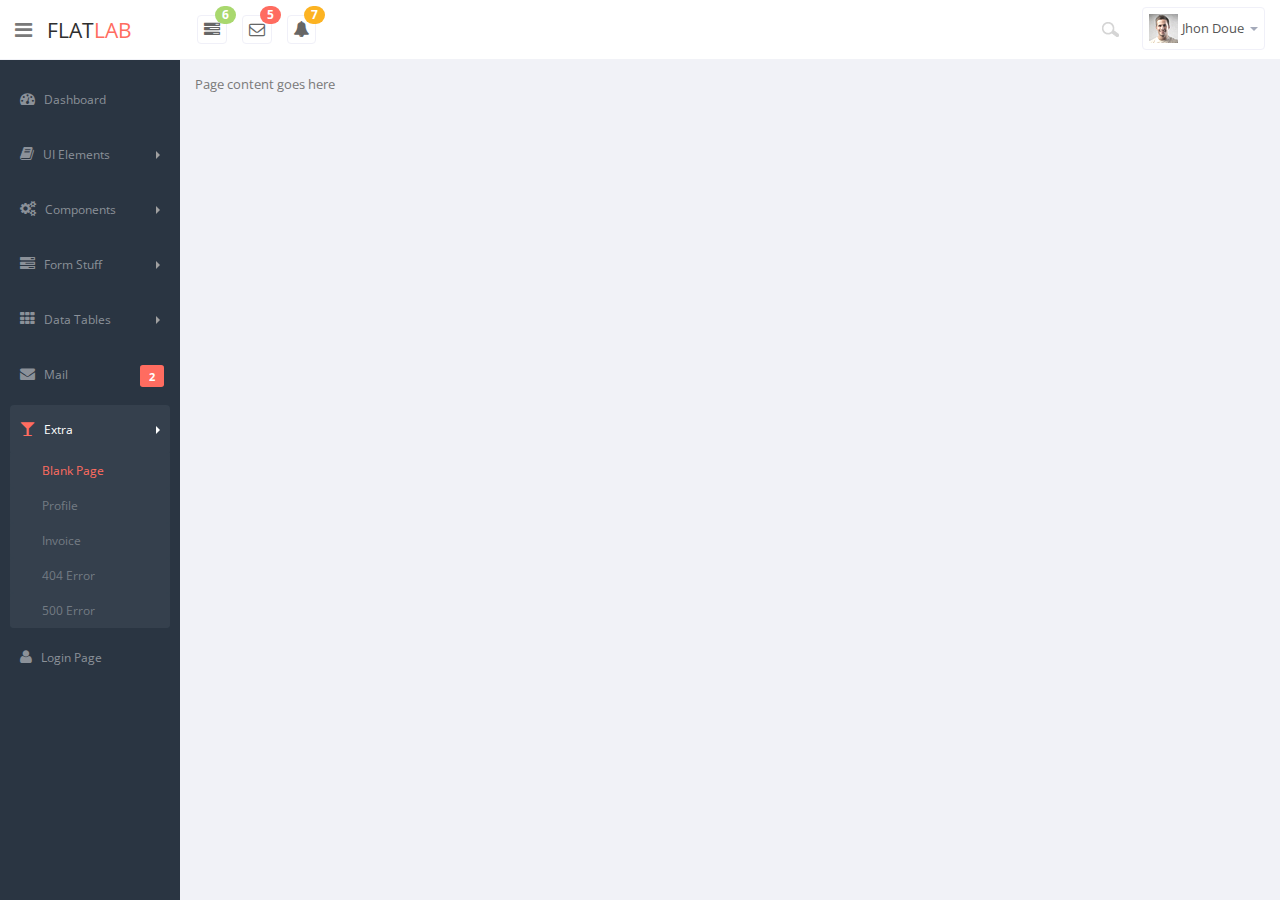
<file: demo/blank.html>
<!DOCTYPE html>
<html lang="en">
  <head>
    <meta charset="utf-8">
    <meta name="viewport" content="width=device-width, initial-scale=1.0">
    <meta name="description" content="">
    <meta name="author" content="Mosaddek">
    <meta name="keyword" content="FlatLab, Dashboard, Bootstrap, Admin, Template, Theme, Responsive, Fluid, Retina">
    <link rel="shortcut icon" href="img/favicon.html">

    <title>Blank</title>

    <!-- Bootstrap core CSS -->
    <link href="css/bootstrap.min.css" rel="stylesheet">
    <link href="css/bootstrap-reset.css" rel="stylesheet">
    <!--external css-->
    <link href="assets/font-awesome/css/font-awesome.css" rel="stylesheet" />
    <!-- Custom styles for this template -->
    <link href="css/style.css" rel="stylesheet">
    <link href="css/style-responsive.css" rel="stylesheet" />

    <!-- HTML5 shim and Respond.js IE8 support of HTML5 tooltipss and media queries -->
    <!--[if lt IE 9]>
      <script src="js/html5shiv.js"></script>
      <script src="js/respond.min.js"></script>
    <![endif]-->
  </head>

  <body>

  <section id="container" class="">
      <!--header start-->
      <header class="header white-bg">
          <div class="sidebar-toggle-box">
              <div data-original-title="Toggle Navigation" data-placement="right" class="icon-reorder tooltips"></div>
          </div>
          <!--logo start-->
          <a href="#" class="logo" >Flat<span>lab</span></a>
          <!--logo end-->
          <div class="nav notify-row" id="top_menu">
            <!--  notification start -->
            <ul class="nav top-menu">
              <!-- settings start -->
              <li class="dropdown">
                  <a data-toggle="dropdown" class="dropdown-toggle" href="#">
                      <i class="icon-tasks"></i>
                      <span class="badge bg-success">6</span>
                  </a>
                  <ul class="dropdown-menu extended tasks-bar">
                      <div class="notify-arrow notify-arrow-green"></div>
                      <li>
                          <p class="green">You have 6 pending tasks</p>
                      </li>
                      <li>
                          <a href="#">
                              <div class="task-info">
                                  <div class="desc">Dashboard v1.3</div>
                                  <div class="percent">40%</div>
                              </div>
                              <div class="progress progress-striped">
                                  <div class="progress-bar progress-bar-success" role="progressbar" aria-valuenow="40" aria-valuemin="0" aria-valuemax="100" style="width: 40%">
                                      <span class="sr-only">40% Complete (success)</span>
                                  </div>
                              </div>
                          </a>
                      </li>
                      <li>
                          <a href="#">
                              <div class="task-info">
                                  <div class="desc">Database Update</div>
                                  <div class="percent">60%</div>
                              </div>
                              <div class="progress progress-striped">
                                  <div class="progress-bar progress-bar-warning" role="progressbar" aria-valuenow="60" aria-valuemin="0" aria-valuemax="100" style="width: 60%">
                                      <span class="sr-only">60% Complete (warning)</span>
                                  </div>
                              </div>
                          </a>
                      </li>
                      <li>
                          <a href="#">
                              <div class="task-info">
                                  <div class="desc">Iphone Development</div>
                                  <div class="percent">87%</div>
                              </div>
                              <div class="progress progress-striped">
                                  <div class="progress-bar progress-bar-info" role="progressbar" aria-valuenow="20" aria-valuemin="0" aria-valuemax="100" style="width: 87%">
                                      <span class="sr-only">87% Complete</span>
                                  </div>
                              </div>
                          </a>
                      </li>
                      <li>
                          <a href="#">
                              <div class="task-info">
                                  <div class="desc">Mobile App</div>
                                  <div class="percent">33%</div>
                              </div>
                              <div class="progress progress-striped">
                                  <div class="progress-bar progress-bar-danger" role="progressbar" aria-valuenow="80" aria-valuemin="0" aria-valuemax="100" style="width: 33%">
                                      <span class="sr-only">33% Complete (danger)</span>
                                  </div>
                              </div>
                          </a>
                      </li>
                      <li>
                          <a href="#">
                              <div class="task-info">
                                  <div class="desc">Dashboard v1.3</div>
                                  <div class="percent">45%</div>
                              </div>
                              <div class="progress progress-striped active">
                                  <div class="progress-bar"  role="progressbar" aria-valuenow="45" aria-valuemin="0" aria-valuemax="100" style="width: 45%">
                                      <span class="sr-only">45% Complete</span>
                                  </div>
                              </div>

                          </a>
                      </li>
                      <li class="external">
                          <a href="#">See All Tasks</a>
                      </li>
                  </ul>
              </li>
              <!-- settings end -->
              <!-- inbox dropdown start-->
              <li id="header_inbox_bar" class="dropdown">
                  <a data-toggle="dropdown" class="dropdown-toggle" href="#">
                      <i class="icon-envelope-alt"></i>
                      <span class="badge bg-important">5</span>
                  </a>
                  <ul class="dropdown-menu extended inbox">
                      <div class="notify-arrow notify-arrow-red"></div>
                      <li>
                          <p class="red">You have 5 new messages</p>
                      </li>
                      <li>
                          <a href="#">
                              <span class="photo"><img alt="avatar" src="img/avatar-mini.jpg"></span>
                                    <span class="subject">
                                    <span class="from">Jonathan Smith</span>
                                    <span class="time">Just now</span>
                                    </span>
                                    <span class="message">
                                        Hello, this is an example msg.
                                    </span>
                          </a>
                      </li>
                      <li>
                          <a href="#">
                              <span class="photo"><img alt="avatar" src="img/avatar-mini2.jpg"></span>
                                    <span class="subject">
                                    <span class="from">Jhon Doe</span>
                                    <span class="time">10 mins</span>
                                    </span>
                                    <span class="message">
                                     Hi, Jhon Doe Bhai how are you ?
                                    </span>
                          </a>
                      </li>
                      <li>
                          <a href="#">
                              <span class="photo"><img alt="avatar" src="img/avatar-mini3.jpg"></span>
                                    <span class="subject">
                                    <span class="from">Jason Stathum</span>
                                    <span class="time">3 hrs</span>
                                    </span>
                                    <span class="message">
                                        This is awesome dashboard.
                                    </span>
                          </a>
                      </li>
                      <li>
                          <a href="#">
                              <span class="photo"><img alt="avatar" src="img/avatar-mini4.jpg"></span>
                                    <span class="subject">
                                    <span class="from">Jondi Rose</span>
                                    <span class="time">Just now</span>
                                    </span>
                                    <span class="message">
                                        Hello, this is metrolab
                                    </span>
                          </a>
                      </li>
                      <li>
                          <a href="#">See all messages</a>
                      </li>
                  </ul>
              </li>
              <!-- inbox dropdown end -->
              <!-- notification dropdown start-->
              <li id="header_notification_bar" class="dropdown">
                  <a data-toggle="dropdown" class="dropdown-toggle" href="#">

                      <i class="icon-bell-alt"></i>
                      <span class="badge bg-warning">7</span>
                  </a>
                  <ul class="dropdown-menu extended notification">
                      <div class="notify-arrow notify-arrow-yellow"></div>
                      <li>
                          <p class="yellow">You have 7 new notifications</p>
                      </li>
                      <li>
                          <a href="#">
                              <span class="label label-danger"><i class="icon-bolt"></i></span>
                              Server #3 overloaded.
                              <span class="small italic">34 mins</span>
                          </a>
                      </li>
                      <li>
                          <a href="#">
                              <span class="label label-warning"><i class="icon-bell"></i></span>
                              Server #10 not respoding.
                              <span class="small italic">1 Hours</span>
                          </a>
                      </li>
                      <li>
                          <a href="#">
                              <span class="label label-danger"><i class="icon-bolt"></i></span>
                              Database overloaded 24%.
                              <span class="small italic">4 hrs</span>
                          </a>
                      </li>
                      <li>
                          <a href="#">
                              <span class="label label-success"><i class="icon-plus"></i></span>
                              New user registered.
                              <span class="small italic">Just now</span>
                          </a>
                      </li>
                      <li>
                          <a href="#">
                              <span class="label label-info"><i class="icon-bullhorn"></i></span>
                              Application error.
                              <span class="small italic">10 mins</span>
                          </a>
                      </li>
                      <li>
                          <a href="#">See all notifications</a>
                      </li>
                  </ul>
              </li>
              <!-- notification dropdown end -->
          </ul>
          </div>
          <div class="top-nav ">
              <ul class="nav pull-right top-menu">
                  <li>
                      <input type="text" class="form-control search" placeholder="Search">
                  </li>
                  <!-- user login dropdown start-->
                  <li class="dropdown">
                      <a data-toggle="dropdown" class="dropdown-toggle" href="#">
                          <img alt="" src="img/avatar1_small.jpg">
                          <span class="username">Jhon Doue</span>
                          <b class="caret"></b>
                      </a>
                      <ul class="dropdown-menu extended logout">
                          <div class="log-arrow-up"></div>
                          <li><a href="#"><i class=" icon-suitcase"></i>Profile</a></li>
                          <li><a href="#"><i class="icon-cog"></i> Settings</a></li>
                          <li><a href="#"><i class="icon-bell-alt"></i> Notification</a></li>
                          <li><a href="login.html"><i class="icon-key"></i> Log Out</a></li>
                      </ul>
                  </li>
                  <!-- user login dropdown end -->
              </ul>
          </div>
      </header>
      <!--header end-->
      <!--sidebar start-->
      <aside>
          <div id="sidebar"  class="nav-collapse ">
              <!-- sidebar menu start-->
              <ul class="sidebar-menu">
                  <li class="">
                      <a class="" href="index.html">
                          <i class="icon-dashboard"></i>
                          <span>Dashboard</span>
                      </a>
                  </li>
                  <li class="sub-menu">
                      <a href="javascript:;" class="">
                          <i class="icon-book"></i>
                          <span>UI Elements</span>
                          <span class="arrow"></span>
                      </a>
                      <ul class="sub">
                          <li><a class="" href="general.html">General</a></li>
                          <li><a class="" href="buttons.html">Buttons</a></li>
                          <li><a class="" href="widget.html">Widget</a></li>
                          <li><a class="" href="slider.html">Slider</a></li>
                          <li><a class="" href="font_awesome.html">Font Awesome</a></li>
                      </ul>
                  </li>
                  <li class="sub-menu">
                      <a href="javascript:;" class="">
                          <i class="icon-cogs"></i>
                          <span>Components</span>
                          <span class="arrow"></span>
                      </a>
                      <ul class="sub">
                          <li><a class="" href="grids.html">Grids</a></li>
                          <li><a class="" href="calendar.html">Calendar</a></li>
                          <li><a class="" href="charts.html">Charts</a></li>
                      </ul>
                  </li>
                  <li class="sub-menu">
                      <a href="javascript:;" class="">
                          <i class="icon-tasks"></i>
                          <span>Form Stuff</span>
                          <span class="arrow"></span>
                      </a>
                      <ul class="sub">
                          <li><a class="" href="form_component.html">Form Components</a></li>
                          <li><a class="" href="form_wizard.html">Form Wizard</a></li>
                          <li><a class="" href="form_validation.html">Form Validation</a></li>
                      </ul>
                  </li>
                  <li class="sub-menu">
                      <a href="javascript:;" class="">
                          <i class="icon-th"></i>
                          <span>Data Tables</span>
                          <span class="arrow"></span>
                      </a>
                      <ul class="sub">
                          <li><a class="" href="basic_table.html">Basic Table</a></li>
                          <li><a class="" href="dynamic_table.html">Dynamic Table</a></li>
                      </ul>
                  </li>
                  <li>
                      <a class="" href="inbox.html">
                          <i class="icon-envelope"></i>
                          <span>Mail </span>
                          <span class="label label-danger pull-right mail-info">2</span>
                      </a>
                  </li>
                  <li class="sub-menu active">
                      <a href="javascript:;" class="">
                          <i class="icon-glass"></i>
                          <span>Extra</span>
                          <span class="arrow"></span>
                      </a>
                      <ul class="sub">
                          <li class="active"><a class="" href="blank.html">Blank Page</a></li>
                          <li><a class="" href="profile.html">Profile</a></li>
                          <li><a class="" href="invoice.html">Invoice</a></li>
                          <li><a class="" href="404.html">404 Error</a></li>
                          <li><a class="" href="500.html">500 Error</a></li>
                      </ul>
                  </li>
                  <li>
                      <a class="" href="login.html">
                          <i class="icon-user"></i>
                          <span>Login Page</span>
                      </a>
                  </li>
              </ul>
              <!-- sidebar menu end-->
          </div>
      </aside>
      <!--sidebar end-->
      <!--main content start-->
      <section id="main-content">
          <section class="wrapper">
              <!-- page start-->
              Page content goes here
              <!-- page end-->
          </section>
      </section>
      <!--main content end-->
  </section>

    <!-- js placed at the end of the document so the pages load faster -->
    <script src="js/jquery.js"></script>
    <script src="js/bootstrap.min.js"></script>
    <script src="js/jquery.scrollTo.min.js"></script>
    <script src="js/jquery.nicescroll.js" type="text/javascript"></script>


    <!--common script for all pages-->
    <script src="js/common-scripts.js"></script>


  </body>
</html>
</file>
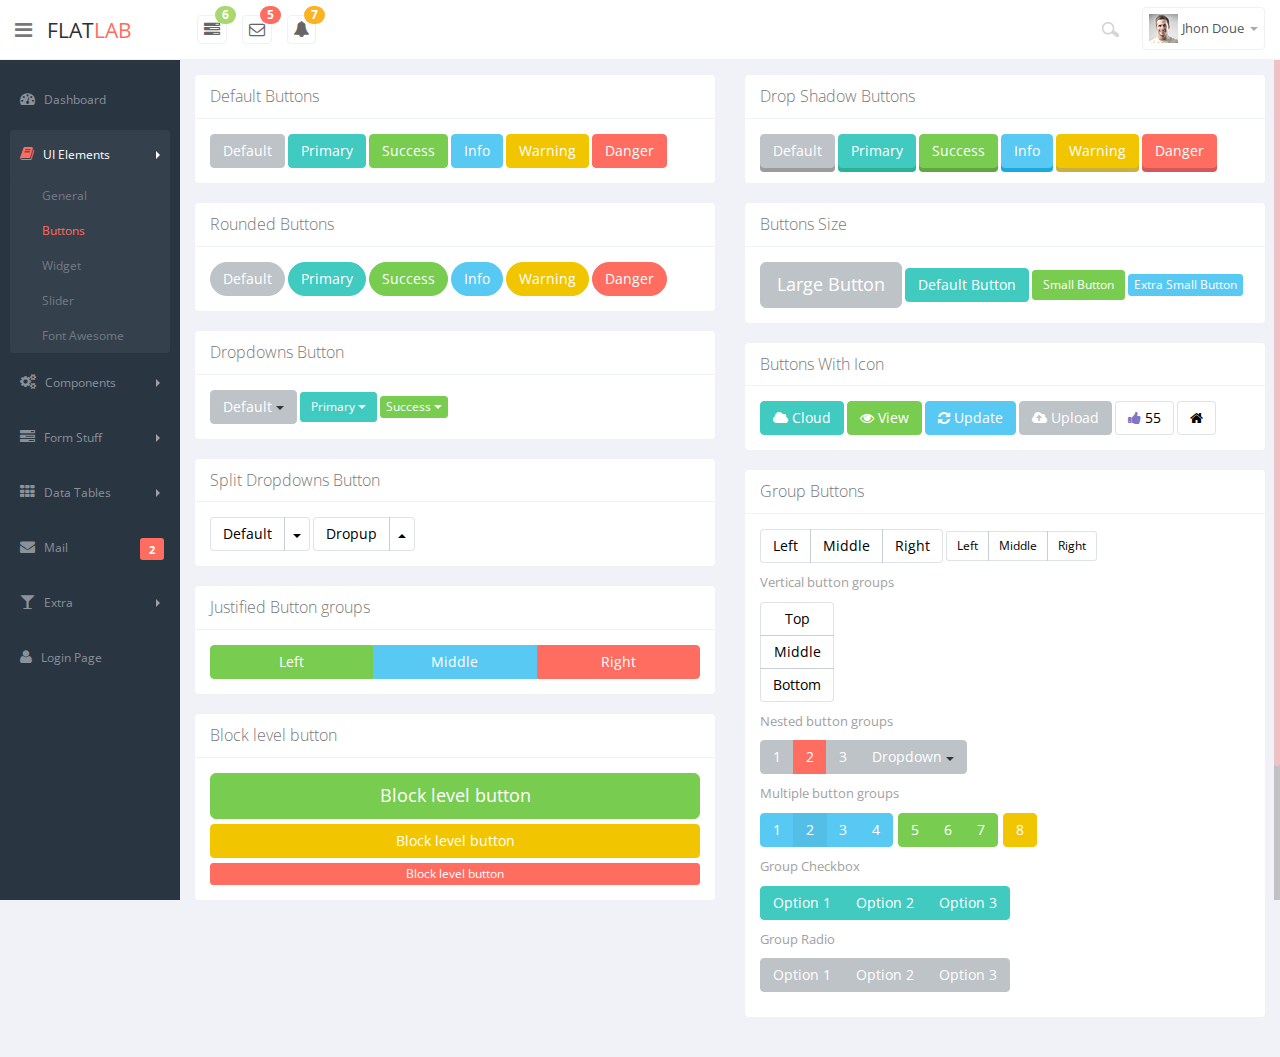
<file: demo/buttons.html>
<!DOCTYPE html>
<html lang="en">
  <head>
    <meta charset="utf-8">
    <meta name="viewport" content="width=device-width, initial-scale=1.0">
    <meta name="description" content="">
    <meta name="author" content="Mosaddek">
    <meta name="keyword" content="FlatLab, Dashboard, Bootstrap, Admin, Template, Theme, Responsive, Fluid, Retina">
    <link rel="shortcut icon" href="img/favicon.html">

    <title>Button</title>

    <!-- Bootstrap core CSS -->
    <link href="css/bootstrap.min.css" rel="stylesheet">
    <link href="css/bootstrap-reset.css" rel="stylesheet">
    <!--external css-->
    <link href="assets/font-awesome/css/font-awesome.css" rel="stylesheet" />
    <!-- Custom styles for this template -->
    <link href="css/style.css" rel="stylesheet">
    <link href="css/style-responsive.css" rel="stylesheet" />

    <!-- HTML5 shim and Respond.js IE8 support of HTML5 tooltipss and media queries -->
    <!--[if lt IE 9]>
      <script src="js/html5shiv.js"></script>
      <script src="js/respond.min.js"></script>
    <![endif]-->
  </head>

  <body>

  <section id="container" class="">
      <!--header start-->
      <header class="header white-bg">
          <div class="sidebar-toggle-box">
              <div data-original-title="Toggle Navigation" data-placement="right" class="icon-reorder tooltips"></div>
          </div>
          <!--logo start-->
          <a href="#" class="logo" >Flat<span>lab</span></a>
          <!--logo end-->
          <div class="nav notify-row" id="top_menu">
            <!--  notification start -->
            <ul class="nav top-menu">
              <!-- settings start -->
              <li class="dropdown">
                  <a data-toggle="dropdown" class="dropdown-toggle" href="#">
                      <i class="icon-tasks"></i>
                      <span class="badge bg-success">6</span>
                  </a>
                  <ul class="dropdown-menu extended tasks-bar">
                      <div class="notify-arrow notify-arrow-green"></div>
                      <li>
                          <p class="green">You have 6 pending tasks</p>
                      </li>
                      <li>
                          <a href="#">
                              <div class="task-info">
                                  <div class="desc">Dashboard v1.3</div>
                                  <div class="percent">40%</div>
                              </div>
                              <div class="progress progress-striped">
                                  <div class="progress-bar progress-bar-success" role="progressbar" aria-valuenow="40" aria-valuemin="0" aria-valuemax="100" style="width: 40%">
                                      <span class="sr-only">40% Complete (success)</span>
                                  </div>
                              </div>
                          </a>
                      </li>
                      <li>
                          <a href="#">
                              <div class="task-info">
                                  <div class="desc">Database Update</div>
                                  <div class="percent">60%</div>
                              </div>
                              <div class="progress progress-striped">
                                  <div class="progress-bar progress-bar-warning" role="progressbar" aria-valuenow="60" aria-valuemin="0" aria-valuemax="100" style="width: 60%">
                                      <span class="sr-only">60% Complete (warning)</span>
                                  </div>
                              </div>
                          </a>
                      </li>
                      <li>
                          <a href="#">
                              <div class="task-info">
                                  <div class="desc">Iphone Development</div>
                                  <div class="percent">87%</div>
                              </div>
                              <div class="progress progress-striped">
                                  <div class="progress-bar progress-bar-info" role="progressbar" aria-valuenow="20" aria-valuemin="0" aria-valuemax="100" style="width: 87%">
                                      <span class="sr-only">87% Complete</span>
                                  </div>
                              </div>
                          </a>
                      </li>
                      <li>
                          <a href="#">
                              <div class="task-info">
                                  <div class="desc">Mobile App</div>
                                  <div class="percent">33%</div>
                              </div>
                              <div class="progress progress-striped">
                                  <div class="progress-bar progress-bar-danger" role="progressbar" aria-valuenow="80" aria-valuemin="0" aria-valuemax="100" style="width: 33%">
                                      <span class="sr-only">33% Complete (danger)</span>
                                  </div>
                              </div>
                          </a>
                      </li>
                      <li>
                          <a href="#">
                              <div class="task-info">
                                  <div class="desc">Dashboard v1.3</div>
                                  <div class="percent">45%</div>
                              </div>
                              <div class="progress progress-striped active">
                                  <div class="progress-bar"  role="progressbar" aria-valuenow="45" aria-valuemin="0" aria-valuemax="100" style="width: 45%">
                                      <span class="sr-only">45% Complete</span>
                                  </div>
                              </div>

                          </a>
                      </li>
                      <li class="external">
                          <a href="#">See All Tasks</a>
                      </li>
                  </ul>
              </li>
              <!-- settings end -->
              <!-- inbox dropdown start-->
              <li id="header_inbox_bar" class="dropdown">
                  <a data-toggle="dropdown" class="dropdown-toggle" href="#">
                      <i class="icon-envelope-alt"></i>
                      <span class="badge bg-important">5</span>
                  </a>
                  <ul class="dropdown-menu extended inbox">
                      <div class="notify-arrow notify-arrow-red"></div>
                      <li>
                          <p class="red">You have 5 new messages</p>
                      </li>
                      <li>
                          <a href="#">
                              <span class="photo"><img alt="avatar" src="img/avatar-mini.jpg"></span>
                                    <span class="subject">
                                    <span class="from">Jonathan Smith</span>
                                    <span class="time">Just now</span>
                                    </span>
                                    <span class="message">
                                        Hello, this is an example msg.
                                    </span>
                          </a>
                      </li>
                      <li>
                          <a href="#">
                              <span class="photo"><img alt="avatar" src="img/avatar-mini2.jpg"></span>
                                    <span class="subject">
                                    <span class="from">Jhon Doe</span>
                                    <span class="time">10 mins</span>
                                    </span>
                                    <span class="message">
                                     Hi, Jhon Doe Bhai how are you ?
                                    </span>
                          </a>
                      </li>
                      <li>
                          <a href="#">
                              <span class="photo"><img alt="avatar" src="img/avatar-mini3.jpg"></span>
                                    <span class="subject">
                                    <span class="from">Jason Stathum</span>
                                    <span class="time">3 hrs</span>
                                    </span>
                                    <span class="message">
                                        This is awesome dashboard.
                                    </span>
                          </a>
                      </li>
                      <li>
                          <a href="#">
                              <span class="photo"><img alt="avatar" src="img/avatar-mini4.jpg"></span>
                                    <span class="subject">
                                    <span class="from">Jondi Rose</span>
                                    <span class="time">Just now</span>
                                    </span>
                                    <span class="message">
                                        Hello, this is metrolab
                                    </span>
                          </a>
                      </li>
                      <li>
                          <a href="#">See all messages</a>
                      </li>
                  </ul>
              </li>
              <!-- inbox dropdown end -->
              <!-- notification dropdown start-->
              <li id="header_notification_bar" class="dropdown">
                  <a data-toggle="dropdown" class="dropdown-toggle" href="#">

                      <i class="icon-bell-alt"></i>
                      <span class="badge bg-warning">7</span>
                  </a>
                  <ul class="dropdown-menu extended notification">
                      <div class="notify-arrow notify-arrow-yellow"></div>
                      <li>
                          <p class="yellow">You have 7 new notifications</p>
                      </li>
                      <li>
                          <a href="#">
                              <span class="label label-danger"><i class="icon-bolt"></i></span>
                              Server #3 overloaded.
                              <span class="small italic">34 mins</span>
                          </a>
                      </li>
                      <li>
                          <a href="#">
                              <span class="label label-warning"><i class="icon-bell"></i></span>
                              Server #10 not respoding.
                              <span class="small italic">1 Hours</span>
                          </a>
                      </li>
                      <li>
                          <a href="#">
                              <span class="label label-danger"><i class="icon-bolt"></i></span>
                              Database overloaded 24%.
                              <span class="small italic">4 hrs</span>
                          </a>
                      </li>
                      <li>
                          <a href="#">
                              <span class="label label-success"><i class="icon-plus"></i></span>
                              New user registered.
                              <span class="small italic">Just now</span>
                          </a>
                      </li>
                      <li>
                          <a href="#">
                              <span class="label label-info"><i class="icon-bullhorn"></i></span>
                              Application error.
                              <span class="small italic">10 mins</span>
                          </a>
                      </li>
                      <li>
                          <a href="#">See all notifications</a>
                      </li>
                  </ul>
              </li>
              <!-- notification dropdown end -->
          </ul>
          </div>
          <div class="top-nav ">
              <ul class="nav pull-right top-menu">
                  <li>
                      <input type="text" class="form-control search" placeholder="Search">
                  </li>
                  <!-- user login dropdown start-->
                  <li class="dropdown">
                      <a data-toggle="dropdown" class="dropdown-toggle" href="#">
                          <img alt="" src="img/avatar1_small.jpg">
                          <span class="username">Jhon Doue</span>
                          <b class="caret"></b>
                      </a>
                      <ul class="dropdown-menu extended logout">
                          <div class="log-arrow-up"></div>
                          <li><a href="#"><i class=" icon-suitcase"></i>Profile</a></li>
                          <li><a href="#"><i class="icon-cog"></i> Settings</a></li>
                          <li><a href="#"><i class="icon-bell-alt"></i> Notification</a></li>
                          <li><a href="login.html"><i class="icon-key"></i> Log Out</a></li>
                      </ul>
                  </li>
                  <!-- user login dropdown end -->
              </ul>
          </div>
      </header>
      <!--header end-->
      <!--sidebar start-->
      <aside>
          <div id="sidebar"  class="nav-collapse ">
              <!-- sidebar menu start-->
              <ul class="sidebar-menu">
                  <li class="">
                      <a class="" href="index.html">
                          <i class="icon-dashboard"></i>
                          <span>Dashboard</span>
                      </a>
                  </li>
                  <li class="sub-menu active">
                      <a href="javascript:;" class="">
                          <i class="icon-book"></i>
                          <span>UI Elements</span>
                          <span class="arrow"></span>
                      </a>
                      <ul class="sub">
                          <li><a class="" href="general.html">General</a></li>
                          <li class="active"><a class="" href="buttons.html">Buttons</a></li>
                          <li><a class="" href="widget.html">Widget</a></li>
                          <li><a class="" href="slider.html">Slider</a></li>
                          <li><a class="" href="font_awesome.html">Font Awesome</a></li>
                      </ul>
                  </li>
                  <li class="sub-menu">
                      <a href="javascript:;" class="">
                          <i class="icon-cogs"></i>
                          <span>Components</span>
                          <span class="arrow"></span>
                      </a>
                      <ul class="sub">
                          <li><a class="" href="grids.html">Grids</a></li>
                          <li><a class="" href="calendar.html">Calendar</a></li>
                          <li><a class="" href="charts.html">Charts</a></li>
                      </ul>
                  </li>
                  <li class="sub-menu">
                      <a href="javascript:;" class="">
                          <i class="icon-tasks"></i>
                          <span>Form Stuff</span>
                          <span class="arrow"></span>
                      </a>
                      <ul class="sub">
                          <li><a class="" href="form_component.html">Form Components</a></li>
                          <li><a class="" href="form_wizard.html">Form Wizard</a></li>
                          <li><a class="" href="form_validation.html">Form Validation</a></li>
                      </ul>
                  </li>
                  <li class="sub-menu">
                      <a href="javascript:;" class="">
                          <i class="icon-th"></i>
                          <span>Data Tables</span>
                          <span class="arrow"></span>
                      </a>
                      <ul class="sub">
                          <li><a class="" href="basic_table.html">Basic Table</a></li>
                          <li><a class="" href="dynamic_table.html">Dynamic Table</a></li>
                      </ul>
                  </li>
                  <li>
                      <a class="" href="inbox.html">
                          <i class="icon-envelope"></i>
                          <span>Mail </span>
                          <span class="label label-danger pull-right mail-info">2</span>
                      </a>
                  </li>
                  <li class="sub-menu">
                      <a href="javascript:;" class="">
                          <i class="icon-glass"></i>
                          <span>Extra</span>
                          <span class="arrow"></span>
                      </a>
                      <ul class="sub">
                          <li><a class="" href="blank.html">Blank Page</a></li>
                          <li><a class="" href="profile.html">Profile</a></li>
                          <li><a class="" href="invoice.html">Invoice</a></li>
                          <li><a class="" href="404.html">404 Error</a></li>
                          <li><a class="" href="500.html">500 Error</a></li>
                      </ul>
                  </li>
                  <li>
                      <a class="" href="login.html">
                          <i class="icon-user"></i>
                          <span>Login Page</span>
                      </a>
                  </li>
              </ul>
              <!-- sidebar menu end-->
          </div>
      </aside>
      <!--sidebar end-->
      <!--main content start-->
      <section id="main-content">
          <section class="wrapper">
              <!-- page start-->
              <div class="row">
                  <div class="col-sm-6">
                      <section class="panel">
                          <header class="panel-heading">
                              Default Buttons
                          </header>
                          <div class="panel-body">
                              <button type="button" class="btn btn-default">Default</button>
                              <button type="button" class="btn btn-primary">Primary</button>
                              <button type="button" class="btn btn-success">Success</button>
                              <button type="button" class="btn btn-info">Info</button>
                              <button type="button" class="btn btn-warning">Warning</button>
                              <button type="button" class="btn btn-danger">Danger</button>
                          </div>
                      </section>
                  </div>
                  <div class="col-sm-6">
                      <section class="panel">
                          <header class="panel-heading">
                              Drop Shadow Buttons
                          </header>
                          <div class="panel-body">
                              <button type="button" class="btn btn-shadow btn-default">Default</button>
                              <button type="button" class="btn btn-shadow btn-primary">Primary</button>
                              <button type="button" class="btn btn-shadow btn-success">Success</button>
                              <button type="button" class="btn btn-shadow btn-info">Info</button>
                              <button type="button" class="btn btn-shadow btn-warning">Warning</button>
                              <button type="button" class="btn btn-shadow btn-danger">Danger</button>
                          </div>
                      </section>
                  </div>
              </div>

              <div class="row">
                  <div class="col-sm-6">
                      <section class="panel">
                          <header class="panel-heading">
                              Rounded Buttons
                          </header>
                          <div class="panel-body">
                              <button type="button" class="btn btn-round btn-default">Default</button>
                              <button type="button" class="btn btn-round btn-primary">Primary</button>
                              <button type="button" class="btn btn-round btn-success">Success</button>
                              <button type="button" class="btn btn-round btn-info">Info</button>
                              <button type="button" class="btn btn-round btn-warning">Warning</button>
                              <button type="button" class="btn btn-round btn-danger">Danger</button>
                          </div>
                      </section>
                      <section class="panel">
                          <header class="panel-heading">
                              Dropdowns Button
                          </header>
                          <div class="panel-body">
                              <div class="btn-group">
                                  <button data-toggle="dropdown" class="btn btn-default dropdown-toggle" type="button">Default <span class="caret"></span></button>
                                  <ul role="menu" class="dropdown-menu">
                                      <li><a href="#">Action</a></li>
                                      <li><a href="#">Another action</a></li>
                                      <li><a href="#">Something else here</a></li>
                                      <li class="divider"></li>
                                      <li><a href="#">Separated link</a></li>
                                  </ul>
                              </div><!-- /btn-group -->
                              <div class="btn-group">
                                  <button data-toggle="dropdown" class="btn btn-primary dropdown-toggle btn-sm" type="button">Primary <span class="caret"></span></button>
                                  <ul role="menu" class="dropdown-menu">
                                      <li><a href="#">Action</a></li>
                                      <li><a href="#">Another action</a></li>
                                      <li><a href="#">Something else here</a></li>
                                      <li class="divider"></li>
                                      <li><a href="#">Separated link</a></li>
                                  </ul>
                              </div><!-- /btn-group -->
                              <div class="btn-group">
                                  <button data-toggle="dropdown" class="btn btn-success dropdown-toggle btn-xs" type="button">Success <span class="caret"></span></button>
                                  <ul role="menu" class="dropdown-menu">
                                      <li><a href="#">Action</a></li>
                                      <li><a href="#">Another action</a></li>
                                      <li><a href="#">Something else here</a></li>
                                      <li class="divider"></li>
                                      <li><a href="#">Separated link</a></li>
                                  </ul>
                              </div><!-- /btn-group -->
                          </div>
                      </section>
                      <section class="panel">
                          <header class="panel-heading">
                              Split Dropdowns Button
                          </header>
                          <div class="panel-body">
                              <div class="btn-group">
                                  <button class="btn btn-white" type="button">Default</button>
                                  <button data-toggle="dropdown" class="btn btn-white dropdown-toggle" type="button"><span class="caret"></span></button>
                                  <ul role="menu" class="dropdown-menu">
                                      <li><a href="#">Action</a></li>
                                      <li><a href="#">Another action</a></li>
                                      <li><a href="#">Something else here</a></li>
                                      <li class="divider"></li>
                                      <li><a href="#">Separated link</a></li>
                                  </ul>
                              </div><!-- /btn-group -->
                              <div class="btn-group dropup">
                                  <button class="btn btn-white" type="button">Dropup</button>
                                  <button data-toggle="dropdown" class="btn btn-white dropdown-toggle" type="button"><span class="caret"></span></button>
                                  <ul role="menu" class="dropdown-menu">
                                      <li><a href="#">Action</a></li>
                                      <li><a href="#">Another action</a></li>
                                      <li><a href="#">Something else here</a></li>
                                      <li class="divider"></li>
                                      <li><a href="#">Separated link</a></li>
                                  </ul>
                              </div><!-- /btn-group -->
                          </div>
                      </section>
                      <section class="panel">
                          <header class="panel-heading">
                              Justified Button groups
                          </header>
                          <div class="panel-body">
                              <div class="btn-group btn-group-justified">
                                  <a class="btn btn-success" href="#">Left</a>
                                  <a class="btn btn-info" href="#">Middle</a>
                                  <a class="btn btn-danger" href="#">Right</a>
                              </div>
                          </div>
                      </section>

                      <section class="panel">
                          <header class="panel-heading">
                              Block level button
                          </header>
                          <div class="panel-body">
                              <button type="button" class="btn btn-success btn-lg btn-block">Block level button</button>
                              <button type="button" class="btn btn-warning btn-block">Block level button</button>
                              <button type="button" class="btn btn-danger btn-xs btn-block">Block level button</button>
                          </div>
                      </section>
                      <!--<section class="panel">-->
                          <!--<header class="panel-heading">-->
                              <!--Loading Button-->
                          <!--</header>-->
                          <!--<div class="panel-body">-->
                              <!--<button type="button" class="btn btn-primary" data-loading-text="loading stuff...">Loading stuff</button>-->
                          <!--</div>-->
                      <!--</section>-->
                  </div>
                  <div class="col-sm-6">
                      <section class="panel">
                          <header class="panel-heading">
                              Buttons Size
                          </header>
                          <div class="panel-body">
                              <button type="button" class="btn btn-default btn-lg">Large Button</button>
                              <button type="button" class="btn btn-primary">Default Button</button>
                              <button type="button" class="btn btn-success btn-sm">Small Button</button>
                              <button type="button" class="btn btn-info btn-xs">Extra Small Button</button>
                          </div>
                      </section>
                      <section class="panel">
                          <header class="panel-heading">
                              Buttons With Icon
                          </header>
                          <div class="panel-body">
                              <button type="button" class="btn btn-primary"><i class="icon-cloud"></i> Cloud</button>
                              <button type="button" class="btn btn-success"><i class="icon-eye-open"></i> View </button>
                              <button type="button" class="btn btn-info "><i class="icon-refresh"></i> Update</button>
                              <button type="button" class="btn btn-default "><i class="icon-cloud-upload"></i> Upload</button>
                              <button data-toggle="button" class="btn btn-white">
                                  <i class="icon-thumbs-up text-info"></i>
                                   55
                              </button>
                              <button data-toggle="button" class="btn btn-white">
                                  <i class="icon-home"></i>
                              </button>
                          </div>
                      </section>
                      <section class="panel">
                          <header class="panel-heading">
                              Group Buttons
                          </header>
                          <div class="panel-body">
                              <div class="btn-row">
                                  <div class="btn-group">
                                      <button class="btn btn-white" type="button">Left</button>
                                      <button class="btn btn-white" type="button">Middle</button>
                                      <button class="btn btn-white" type="button">Right</button>
                                  </div>
                                  <div class="btn-group  btn-group-sm">
                                      <button class="btn btn-white" type="button">Left</button>
                                      <button class="btn btn-white" type="button">Middle</button>
                                      <button class="btn btn-white" type="button">Right</button>
                                  </div>
                              </div>
                              <p class="text-muted">Vertical button groups</p>
                              <div class="btn-row">
                                  <div class="btn-group-vertical">
                                      <button class="btn btn-white" type="button">Top</button>
                                      <button class="btn btn-white" type="button">Middle</button>
                                      <button class="btn btn-white" type="button">Bottom</button>
                                  </div>
                              </div>
                              <p class="text-muted">Nested button groups</p>
                              <div class="btn-row">
                                  <div class="btn-group">
                                      <button class="btn btn-default" type="button">1</button>
                                      <button class="btn btn-danger" type="button">2</button>
                                      <button class="btn btn-default" type="button">3</button>
                                      <div class="btn-group">
                                          <button data-toggle="dropdown" class="btn btn-default dropdown-toggle" type="button"> Dropdown <span class="caret"></span> </button>
                                          <ul class="dropdown-menu">
                                              <li><a href="#">Dropdown link 1</a></li>
                                              <li><a href="#">Dropdown link 2</a></li>
                                              <li><a href="#">Dropdown link 3</a></li>
                                          </ul>
                                      </div>
                                  </div>
                              </div>

                              <p class="text-muted">Multiple button groups</p>
                              <div class="btn-row">
                                  <div class="btn-toolbar">
                                      <div class="btn-group">
                                          <button class="btn btn-info" type="button">1</button>
                                          <button class="btn btn-info active" type="button">2</button>
                                          <button class="btn btn-info" type="button">3</button>
                                          <button class="btn btn-info" type="button">4</button>
                                      </div>
                                      <div class="btn-group">
                                          <button class="btn btn-success" type="button">5</button>
                                          <button class="btn btn-success" type="button">6</button>
                                          <button class="btn btn-success" type="button">7</button>
                                      </div>
                                      <div class="btn-group">
                                          <button class="btn btn-warning" type="button">8</button>
                                      </div>
                                  </div>
                              </div>

                              <p class="text-muted">Group Checkbox</p>
                              <div class="btn-row">
                                  <div class="btn-group" data-toggle="buttons">
                                      <label class="btn btn-primary">
                                          <input type="checkbox"> Option 1
                                      </label>
                                      <label class="btn btn-primary">
                                          <input type="checkbox"> Option 2
                                      </label>
                                      <label class="btn btn-primary">
                                          <input type="checkbox"> Option 3
                                      </label>
                                  </div>
                              </div>

                              <p class="text-muted">Group Radio</p>
                              <div class="btn-row">
                                  <div class="btn-group" data-toggle="buttons">
                                      <label class="btn btn-default">
                                          <input type="radio" name="options" id="option1"> Option 1
                                      </label>
                                      <label class="btn btn-default">
                                          <input type="radio" name="options" id="option2"> Option 2
                                      </label>
                                      <label class="btn btn-default">
                                          <input type="radio" name="options" id="option3"> Option 3
                                      </label>
                                  </div>
                              </div>
                          </div>
                      </section>
                  </div>
              </div>
              <!-- page end-->
          </section>
      </section>
      <!--main content end-->
  </section>

    <!-- js placed at the end of the document so the pages load faster -->
    <script src="js/jquery.js"></script>
    <script src="js/bootstrap.min.js"></script>
    <script src="js/jquery.scrollTo.min.js"></script>
    <script src="js/jquery.nicescroll.js" type="text/javascript"></script>

    <!--common script for all pages-->
    <script src="js/common-scripts.js"></script>


  </body>
</html>
</file>
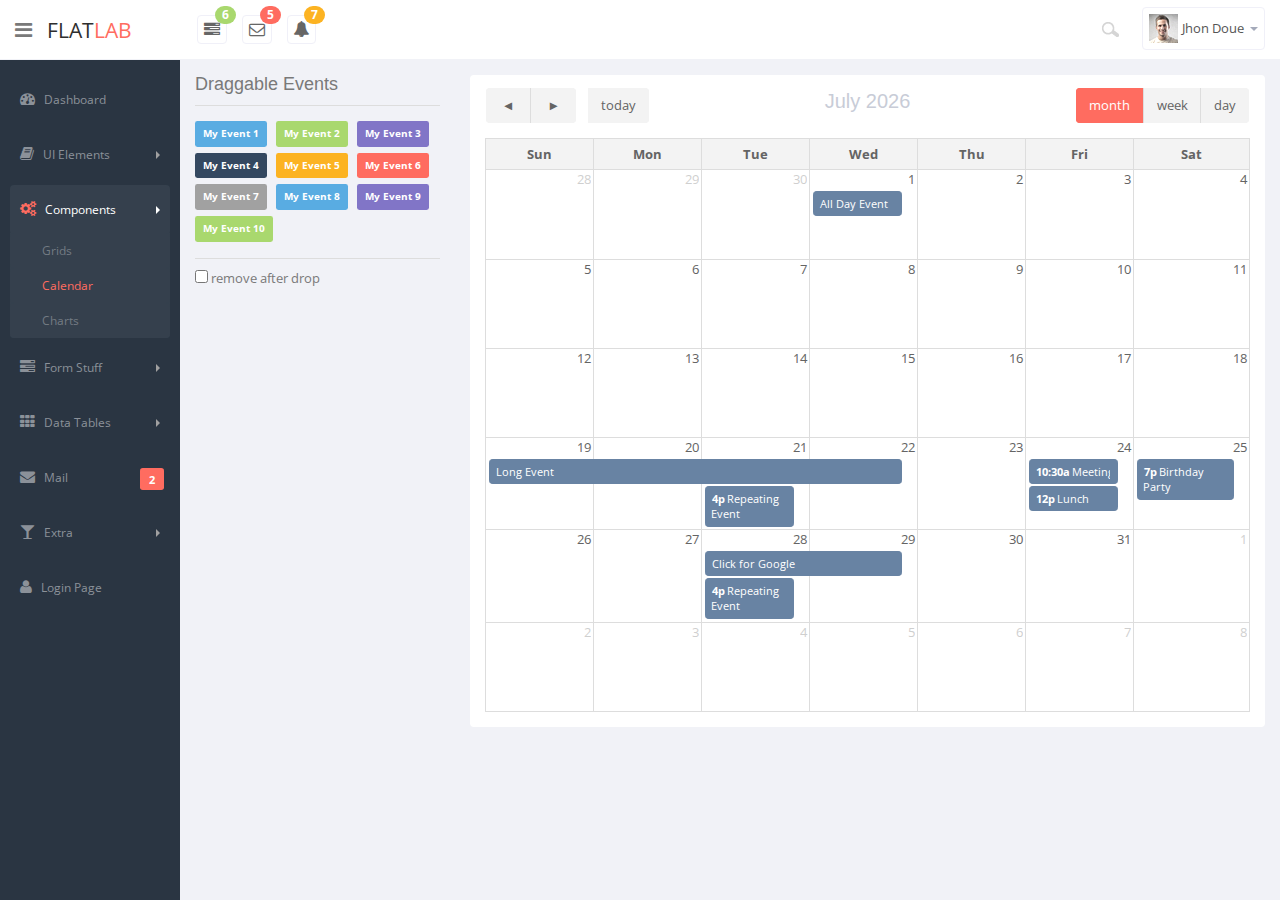
<file: demo/calendar.html>
<!DOCTYPE html>
<html lang="en">
  <head>
    <meta charset="utf-8">
    <meta name="viewport" content="width=device-width, initial-scale=1.0">
    <meta name="description" content="">
    <meta name="author" content="Mosaddek">
    <meta name="keyword" content="FlatLab, Dashboard, Bootstrap, Admin, Template, Theme, Responsive, Fluid, Retina">
    <link rel="shortcut icon" href="img/favicon.html">

    <title>Calendar</title>

    <!-- Bootstrap core CSS -->
    <link href="css/bootstrap.min.css" rel="stylesheet">
    <link href="css/bootstrap-reset.css" rel="stylesheet">
    <!--external css-->
    <link href="assets/font-awesome/css/font-awesome.css" rel="stylesheet" />
    <link href="assets/fullcalendar/fullcalendar/bootstrap-fullcalendar.css" rel="stylesheet" />
    <!-- Custom styles for this template -->
    <link href="css/style.css" rel="stylesheet">
    <link href="css/style-responsive.css" rel="stylesheet" />

    <!-- HTML5 shim and Respond.js IE8 support of HTML5 tooltipss and media queries -->
    <!--[if lt IE 9]>
      <script src="js/html5shiv.js"></script>
      <script src="js/respond.min.js"></script>
    <![endif]-->
  </head>

  <body>

  <section id="container" class="">
      <!--header start-->
      <header class="header white-bg">
          <div class="sidebar-toggle-box">
              <div data-original-title="Toggle Navigation" data-placement="right" class="icon-reorder tooltips"></div>
          </div>
          <!--logo start-->
          <a href="#" class="logo" >Flat<span>lab</span></a>
          <!--logo end-->
          <div class="nav notify-row" id="top_menu">
            <!--  notification start -->
            <ul class="nav top-menu">
              <!-- settings start -->
              <li class="dropdown">
                  <a data-toggle="dropdown" class="dropdown-toggle" href="#">
                      <i class="icon-tasks"></i>
                      <span class="badge bg-success">6</span>
                  </a>
                  <ul class="dropdown-menu extended tasks-bar">
                      <div class="notify-arrow notify-arrow-green"></div>
                      <li>
                          <p class="green">You have 6 pending tasks</p>
                      </li>
                      <li>
                          <a href="#">
                              <div class="task-info">
                                  <div class="desc">Dashboard v1.3</div>
                                  <div class="percent">40%</div>
                              </div>
                              <div class="progress progress-striped">
                                  <div class="progress-bar progress-bar-success" role="progressbar" aria-valuenow="40" aria-valuemin="0" aria-valuemax="100" style="width: 40%">
                                      <span class="sr-only">40% Complete (success)</span>
                                  </div>
                              </div>
                          </a>
                      </li>
                      <li>
                          <a href="#">
                              <div class="task-info">
                                  <div class="desc">Database Update</div>
                                  <div class="percent">60%</div>
                              </div>
                              <div class="progress progress-striped">
                                  <div class="progress-bar progress-bar-warning" role="progressbar" aria-valuenow="60" aria-valuemin="0" aria-valuemax="100" style="width: 60%">
                                      <span class="sr-only">60% Complete (warning)</span>
                                  </div>
                              </div>
                          </a>
                      </li>
                      <li>
                          <a href="#">
                              <div class="task-info">
                                  <div class="desc">Iphone Development</div>
                                  <div class="percent">87%</div>
                              </div>
                              <div class="progress progress-striped">
                                  <div class="progress-bar progress-bar-info" role="progressbar" aria-valuenow="20" aria-valuemin="0" aria-valuemax="100" style="width: 87%">
                                      <span class="sr-only">87% Complete</span>
                                  </div>
                              </div>
                          </a>
                      </li>
                      <li>
                          <a href="#">
                              <div class="task-info">
                                  <div class="desc">Mobile App</div>
                                  <div class="percent">33%</div>
                              </div>
                              <div class="progress progress-striped">
                                  <div class="progress-bar progress-bar-danger" role="progressbar" aria-valuenow="80" aria-valuemin="0" aria-valuemax="100" style="width: 33%">
                                      <span class="sr-only">33% Complete (danger)</span>
                                  </div>
                              </div>
                          </a>
                      </li>
                      <li>
                          <a href="#">
                              <div class="task-info">
                                  <div class="desc">Dashboard v1.3</div>
                                  <div class="percent">45%</div>
                              </div>
                              <div class="progress progress-striped active">
                                  <div class="progress-bar"  role="progressbar" aria-valuenow="45" aria-valuemin="0" aria-valuemax="100" style="width: 45%">
                                      <span class="sr-only">45% Complete</span>
                                  </div>
                              </div>

                          </a>
                      </li>
                      <li class="external">
                          <a href="#">See All Tasks</a>
                      </li>
                  </ul>
              </li>
              <!-- settings end -->
              <!-- inbox dropdown start-->
              <li id="header_inbox_bar" class="dropdown">
                  <a data-toggle="dropdown" class="dropdown-toggle" href="#">
                      <i class="icon-envelope-alt"></i>
                      <span class="badge bg-important">5</span>
                  </a>
                  <ul class="dropdown-menu extended inbox">
                      <div class="notify-arrow notify-arrow-red"></div>
                      <li>
                          <p class="red">You have 5 new messages</p>
                      </li>
                      <li>
                          <a href="#">
                              <span class="photo"><img alt="avatar" src="img/avatar-mini.jpg"></span>
                                    <span class="subject">
                                    <span class="from">Jonathan Smith</span>
                                    <span class="time">Just now</span>
                                    </span>
                                    <span class="message">
                                        Hello, this is an example msg.
                                    </span>
                          </a>
                      </li>
                      <li>
                          <a href="#">
                              <span class="photo"><img alt="avatar" src="img/avatar-mini2.jpg"></span>
                                    <span class="subject">
                                    <span class="from">Jhon Doe</span>
                                    <span class="time">10 mins</span>
                                    </span>
                                    <span class="message">
                                     Hi, Jhon Doe Bhai how are you ?
                                    </span>
                          </a>
                      </li>
                      <li>
                          <a href="#">
                              <span class="photo"><img alt="avatar" src="img/avatar-mini3.jpg"></span>
                                    <span class="subject">
                                    <span class="from">Jason Stathum</span>
                                    <span class="time">3 hrs</span>
                                    </span>
                                    <span class="message">
                                        This is awesome dashboard.
                                    </span>
                          </a>
                      </li>
                      <li>
                          <a href="#">
                              <span class="photo"><img alt="avatar" src="img/avatar-mini4.jpg"></span>
                                    <span class="subject">
                                    <span class="from">Jondi Rose</span>
                                    <span class="time">Just now</span>
                                    </span>
                                    <span class="message">
                                        Hello, this is metrolab
                                    </span>
                          </a>
                      </li>
                      <li>
                          <a href="#">See all messages</a>
                      </li>
                  </ul>
              </li>
              <!-- inbox dropdown end -->
              <!-- notification dropdown start-->
              <li id="header_notification_bar" class="dropdown">
                  <a data-toggle="dropdown" class="dropdown-toggle" href="#">

                      <i class="icon-bell-alt"></i>
                      <span class="badge bg-warning">7</span>
                  </a>
                  <ul class="dropdown-menu extended notification">
                      <div class="notify-arrow notify-arrow-yellow"></div>
                      <li>
                          <p class="yellow">You have 7 new notifications</p>
                      </li>
                      <li>
                          <a href="#">
                              <span class="label label-danger"><i class="icon-bolt"></i></span>
                              Server #3 overloaded.
                              <span class="small italic">34 mins</span>
                          </a>
                      </li>
                      <li>
                          <a href="#">
                              <span class="label label-warning"><i class="icon-bell"></i></span>
                              Server #10 not respoding.
                              <span class="small italic">1 Hours</span>
                          </a>
                      </li>
                      <li>
                          <a href="#">
                              <span class="label label-danger"><i class="icon-bolt"></i></span>
                              Database overloaded 24%.
                              <span class="small italic">4 hrs</span>
                          </a>
                      </li>
                      <li>
                          <a href="#">
                              <span class="label label-success"><i class="icon-plus"></i></span>
                              New user registered.
                              <span class="small italic">Just now</span>
                          </a>
                      </li>
                      <li>
                          <a href="#">
                              <span class="label label-info"><i class="icon-bullhorn"></i></span>
                              Application error.
                              <span class="small italic">10 mins</span>
                          </a>
                      </li>
                      <li>
                          <a href="#">See all notifications</a>
                      </li>
                  </ul>
              </li>
              <!-- notification dropdown end -->
          </ul>
          </div>
          <div class="top-nav ">
              <ul class="nav pull-right top-menu">
                  <li>
                      <input type="text" class="form-control search" placeholder="Search">
                  </li>
                  <!-- user login dropdown start-->
                  <li class="dropdown">
                      <a data-toggle="dropdown" class="dropdown-toggle" href="#">
                          <img alt="" src="img/avatar1_small.jpg">
                          <span class="username">Jhon Doue</span>
                          <b class="caret"></b>
                      </a>
                      <ul class="dropdown-menu extended logout">
                          <div class="log-arrow-up"></div>
                          <li><a href="#"><i class=" icon-suitcase"></i>Profile</a></li>
                          <li><a href="#"><i class="icon-cog"></i> Settings</a></li>
                          <li><a href="#"><i class="icon-bell-alt"></i> Notification</a></li>
                          <li><a href="login.html"><i class="icon-key"></i> Log Out</a></li>
                      </ul>
                  </li>
                  <!-- user login dropdown end -->
              </ul>
          </div>
      </header>
      <!--header end-->
      <!--sidebar start-->
      <aside>
          <div id="sidebar"  class="nav-collapse ">
              <!-- sidebar menu start-->
              <ul class="sidebar-menu">
                  <li class="">
                      <a class="" href="index.html">
                          <i class="icon-dashboard"></i>
                          <span>Dashboard</span>
                      </a>
                  </li>
                  <li class="sub-menu">
                      <a href="javascript:;" class="">
                          <i class="icon-book"></i>
                          <span>UI Elements</span>
                          <span class="arrow"></span>
                      </a>
                      <ul class="sub">
                          <li><a class="" href="general.html">General</a></li>
                          <li><a class="" href="buttons.html">Buttons</a></li>
                          <li><a class="" href="widget.html">Widget</a></li>
                          <li><a class="" href="slider.html">Slider</a></li>
                          <li><a class="" href="font_awesome.html">Font Awesome</a></li>
                      </ul>
                  </li>
                  <li class="sub-menu active">
                      <a href="javascript:;" class="">
                          <i class="icon-cogs"></i>
                          <span>Components</span>
                          <span class="arrow"></span>
                      </a>
                      <ul class="sub">
                          <li><a class="" href="grids.html">Grids</a></li>
                          <li class="active"><a class="" href="calendar.html">Calendar</a></li>
                          <li><a class="" href="charts.html">Charts</a></li>
                      </ul>
                  </li>
                  <li class="sub-menu">
                      <a href="javascript:;" class="">
                          <i class="icon-tasks"></i>
                          <span>Form Stuff</span>
                          <span class="arrow"></span>
                      </a>
                      <ul class="sub">
                          <li><a class="" href="form_component.html">Form Components</a></li>
                          <li><a class="" href="form_wizard.html">Form Wizard</a></li>
                          <li><a class="" href="form_validation.html">Form Validation</a></li>
                      </ul>
                  </li>
                  <li class="sub-menu">
                      <a href="javascript:;" class="">
                          <i class="icon-th"></i>
                          <span>Data Tables</span>
                          <span class="arrow"></span>
                      </a>
                      <ul class="sub">
                          <li><a class="" href="basic_table.html">Basic Table</a></li>
                          <li><a class="" href="dynamic_table.html">Dynamic Table</a></li>
                      </ul>
                  </li>
                  <li>
                      <a class="" href="inbox.html">
                          <i class="icon-envelope"></i>
                          <span>Mail </span>
                          <span class="label label-danger pull-right mail-info">2</span>
                      </a>
                  </li>
                  <li class="sub-menu">
                      <a href="javascript:;" class="">
                          <i class="icon-glass"></i>
                          <span>Extra</span>
                          <span class="arrow"></span>
                      </a>
                      <ul class="sub">
                          <li><a class="" href="blank.html">Blank Page</a></li>
                          <li><a class="" href="profile.html">Profile</a></li>
                          <li><a class="" href="invoice.html">Invoice</a></li>
                          <li><a class="" href="404.html">404 Error</a></li>
                          <li><a class="" href="500.html">500 Error</a></li>
                      </ul>
                  </li>
                  <li>
                      <a class="" href="login.html">
                          <i class="icon-user"></i>
                          <span>Login Page</span>
                      </a>
                  </li>
              </ul>
              <!-- sidebar menu end-->
          </div>
      </aside>
      <!--sidebar end-->
      <!--main content start-->
      <section id="main-content">
          <section class="wrapper">
              <!-- page start-->
              <div class="row">
                  <aside class="col-lg-3">
                      <h4 class="drg-event-title"> Draggable Events</h4>
                      <div id='external-events'>
                          <div class='external-event label label-primary'>My Event 1</div>
                          <div class='external-event label label-success'>My Event 2</div>
                          <div class='external-event label label-info'>My Event 3</div>
                          <div class='external-event label label-inverse'>My Event 4</div>
                          <div class='external-event label label-warning'>My Event 5</div>
                          <div class='external-event label label-danger'>My Event 6</div>
                          <div class='external-event label label-default'>My Event 7</div>
                          <div class='external-event label label-primary'>My Event 8</div>
                          <div class='external-event label label-info'>My Event 9</div>
                          <div class='external-event label label-success'>My Event 10</div>
                          <p class="border-top drp-rmv">
                              <input type='checkbox' id='drop-remove' />
                              remove after drop
                          </p>
                      </div>
                  </aside>
                  <aside class="col-lg-9">
                      <section class="panel">
                          <div class="panel-body">
                              <div id="calendar" class="has-toolbar"></div>
                          </div>
                      </section>
                  </aside>
              </div>
              <!-- page end-->
          </section>
      </section>
      <!--main content end-->
  </section>

    <!-- js placed at the end of the document so the pages load faster -->
    <script src="js/jquery.js"></script>
  <script type="text/javascript" src="js/jquery-ui-1.9.2.custom.min.js"></script>
  <script src="assets/fullcalendar/fullcalendar/fullcalendar.min.js"></script>
  <script src="js/bootstrap.min.js"></script>
  <script src="js/jquery.scrollTo.min.js"></script>
  <script src="js/jquery.nicescroll.js" type="text/javascript"></script>

    <!--common script for all pages-->
    <script src="js/common-scripts.js"></script>

    <!--script for this page only-->
    <script src="js/external-dragging-calendar.js"></script>

  </body>
</html>
</file>
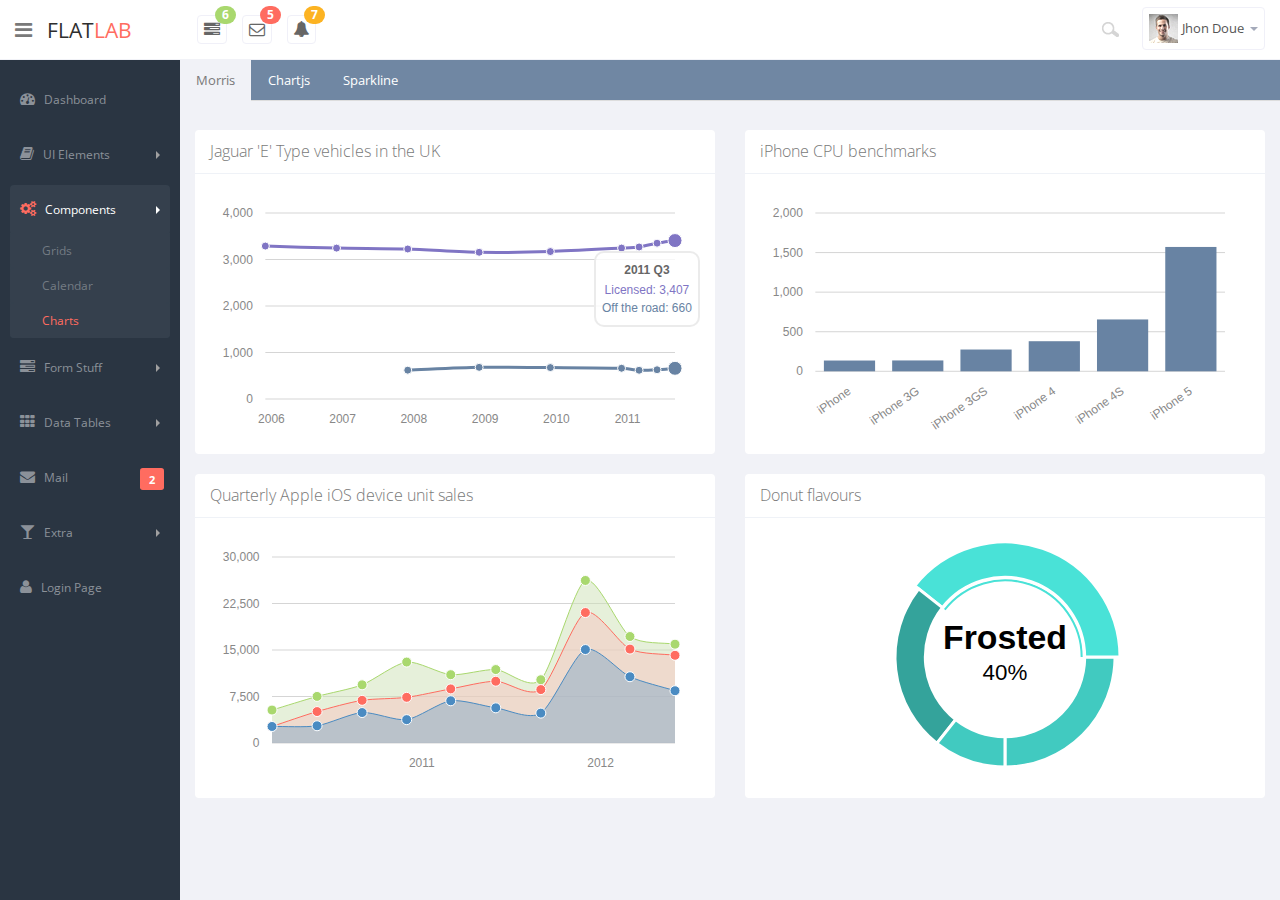
<file: demo/charts.html>
<!DOCTYPE html>
<html lang="en">
  <head>
    <meta charset="utf-8">
    <meta name="viewport" content="width=device-width, initial-scale=1.0">
    <meta name="description" content="">
    <meta name="author" content="Mosaddek">
    <meta name="keyword" content="FlatLab, Dashboard, Bootstrap, Admin, Template, Theme, Responsive, Fluid, Retina">
    <link rel="shortcut icon" href="img/favicon.html">

    <title>Chart</title>

    <!-- Bootstrap core CSS -->
    <link href="css/bootstrap.min.css" rel="stylesheet">
    <link href="css/bootstrap-reset.css" rel="stylesheet">
    <!--external css-->
    <link href="assets/font-awesome/css/font-awesome.css" rel="stylesheet" />
    <link href="assets/morris.js-0.4.3/morris.css" rel="stylesheet" />
    <!-- Custom styles for this template -->
    <link href="css/style.css" rel="stylesheet">
    <link href="css/style-responsive.css" rel="stylesheet" />

    <!-- HTML5 shim and Respond.js IE8 support of HTML5 tooltipss and media queries -->
    <!--[if lt IE 9]>
      <script src="js/html5shiv.js"></script>
      <script src="js/respond.min.js"></script>
    <![endif]-->
  </head>

  <body>

  <section id="container" class="">
      <!--header start-->
      <header class="header white-bg">
          <div class="sidebar-toggle-box">
              <div data-original-title="Toggle Navigation" data-placement="right" class="icon-reorder tooltips"></div>
          </div>
          <!--logo start-->
          <a href="#" class="logo" >Flat<span>lab</span></a>
          <!--logo end-->
          <div class="nav notify-row" id="top_menu">
            <!--  notification start -->
            <ul class="nav top-menu">
              <!-- settings start -->
              <li class="dropdown">
                  <a data-toggle="dropdown" class="dropdown-toggle" href="#">
                      <i class="icon-tasks"></i>
                      <span class="badge bg-success">6</span>
                  </a>
                  <ul class="dropdown-menu extended tasks-bar">
                      <div class="notify-arrow notify-arrow-green"></div>
                      <li>
                          <p class="green">You have 6 pending tasks</p>
                      </li>
                      <li>
                          <a href="#">
                              <div class="task-info">
                                  <div class="desc">Dashboard v1.3</div>
                                  <div class="percent">40%</div>
                              </div>
                              <div class="progress progress-striped">
                                  <div class="progress-bar progress-bar-success" role="progressbar" aria-valuenow="40" aria-valuemin="0" aria-valuemax="100" style="width: 40%">
                                      <span class="sr-only">40% Complete (success)</span>
                                  </div>
                              </div>
                          </a>
                      </li>
                      <li>
                          <a href="#">
                              <div class="task-info">
                                  <div class="desc">Database Update</div>
                                  <div class="percent">60%</div>
                              </div>
                              <div class="progress progress-striped">
                                  <div class="progress-bar progress-bar-warning" role="progressbar" aria-valuenow="60" aria-valuemin="0" aria-valuemax="100" style="width: 60%">
                                      <span class="sr-only">60% Complete (warning)</span>
                                  </div>
                              </div>
                          </a>
                      </li>
                      <li>
                          <a href="#">
                              <div class="task-info">
                                  <div class="desc">Iphone Development</div>
                                  <div class="percent">87%</div>
                              </div>
                              <div class="progress progress-striped">
                                  <div class="progress-bar progress-bar-info" role="progressbar" aria-valuenow="20" aria-valuemin="0" aria-valuemax="100" style="width: 87%">
                                      <span class="sr-only">87% Complete</span>
                                  </div>
                              </div>
                          </a>
                      </li>
                      <li>
                          <a href="#">
                              <div class="task-info">
                                  <div class="desc">Mobile App</div>
                                  <div class="percent">33%</div>
                              </div>
                              <div class="progress progress-striped">
                                  <div class="progress-bar progress-bar-danger" role="progressbar" aria-valuenow="80" aria-valuemin="0" aria-valuemax="100" style="width: 33%">
                                      <span class="sr-only">33% Complete (danger)</span>
                                  </div>
                              </div>
                          </a>
                      </li>
                      <li>
                          <a href="#">
                              <div class="task-info">
                                  <div class="desc">Dashboard v1.3</div>
                                  <div class="percent">45%</div>
                              </div>
                              <div class="progress progress-striped active">
                                  <div class="progress-bar"  role="progressbar" aria-valuenow="45" aria-valuemin="0" aria-valuemax="100" style="width: 45%">
                                      <span class="sr-only">45% Complete</span>
                                  </div>
                              </div>

                          </a>
                      </li>
                      <li class="external">
                          <a href="#">See All Tasks</a>
                      </li>
                  </ul>
              </li>
              <!-- settings end -->
              <!-- inbox dropdown start-->
              <li id="header_inbox_bar" class="dropdown">
                  <a data-toggle="dropdown" class="dropdown-toggle" href="#">
                      <i class="icon-envelope-alt"></i>
                      <span class="badge bg-important">5</span>
                  </a>
                  <ul class="dropdown-menu extended inbox">
                      <div class="notify-arrow notify-arrow-red"></div>
                      <li>
                          <p class="red">You have 5 new messages</p>
                      </li>
                      <li>
                          <a href="#">
                              <span class="photo"><img alt="avatar" src="img/avatar-mini.jpg"></span>
                                    <span class="subject">
                                    <span class="from">Jonathan Smith</span>
                                    <span class="time">Just now</span>
                                    </span>
                                    <span class="message">
                                        Hello, this is an example msg.
                                    </span>
                          </a>
                      </li>
                      <li>
                          <a href="#">
                              <span class="photo"><img alt="avatar" src="img/avatar-mini2.jpg"></span>
                                    <span class="subject">
                                    <span class="from">Jhon Doe</span>
                                    <span class="time">10 mins</span>
                                    </span>
                                    <span class="message">
                                     Hi, Jhon Doe Bhai how are you ?
                                    </span>
                          </a>
                      </li>
                      <li>
                          <a href="#">
                              <span class="photo"><img alt="avatar" src="img/avatar-mini3.jpg"></span>
                                    <span class="subject">
                                    <span class="from">Jason Stathum</span>
                                    <span class="time">3 hrs</span>
                                    </span>
                                    <span class="message">
                                        This is awesome dashboard.
                                    </span>
                          </a>
                      </li>
                      <li>
                          <a href="#">
                              <span class="photo"><img alt="avatar" src="img/avatar-mini4.jpg"></span>
                                    <span class="subject">
                                    <span class="from">Jondi Rose</span>
                                    <span class="time">Just now</span>
                                    </span>
                                    <span class="message">
                                        Hello, this is metrolab
                                    </span>
                          </a>
                      </li>
                      <li>
                          <a href="#">See all messages</a>
                      </li>
                  </ul>
              </li>
              <!-- inbox dropdown end -->
              <!-- notification dropdown start-->
              <li id="header_notification_bar" class="dropdown">
                  <a data-toggle="dropdown" class="dropdown-toggle" href="#">

                      <i class="icon-bell-alt"></i>
                      <span class="badge bg-warning">7</span>
                  </a>
                  <ul class="dropdown-menu extended notification">
                      <div class="notify-arrow notify-arrow-yellow"></div>
                      <li>
                          <p class="yellow">You have 7 new notifications</p>
                      </li>
                      <li>
                          <a href="#">
                              <span class="label label-danger"><i class="icon-bolt"></i></span>
                              Server #3 overloaded.
                              <span class="small italic">34 mins</span>
                          </a>
                      </li>
                      <li>
                          <a href="#">
                              <span class="label label-warning"><i class="icon-bell"></i></span>
                              Server #10 not respoding.
                              <span class="small italic">1 Hours</span>
                          </a>
                      </li>
                      <li>
                          <a href="#">
                              <span class="label label-danger"><i class="icon-bolt"></i></span>
                              Database overloaded 24%.
                              <span class="small italic">4 hrs</span>
                          </a>
                      </li>
                      <li>
                          <a href="#">
                              <span class="label label-success"><i class="icon-plus"></i></span>
                              New user registered.
                              <span class="small italic">Just now</span>
                          </a>
                      </li>
                      <li>
                          <a href="#">
                              <span class="label label-info"><i class="icon-bullhorn"></i></span>
                              Application error.
                              <span class="small italic">10 mins</span>
                          </a>
                      </li>
                      <li>
                          <a href="#">See all notifications</a>
                      </li>
                  </ul>
              </li>
              <!-- notification dropdown end -->
          </ul>
          </div>
          <div class="top-nav ">
              <ul class="nav pull-right top-menu">
                  <li>
                      <input type="text" class="form-control search" placeholder="Search">
                  </li>
                  <!-- user login dropdown start-->
                  <li class="dropdown">
                      <a data-toggle="dropdown" class="dropdown-toggle" href="#">
                          <img alt="" src="img/avatar1_small.jpg">
                          <span class="username">Jhon Doue</span>
                          <b class="caret"></b>
                      </a>
                      <ul class="dropdown-menu extended logout">
                          <div class="log-arrow-up"></div>
                          <li><a href="#"><i class=" icon-suitcase"></i>Profile</a></li>
                          <li><a href="#"><i class="icon-cog"></i> Settings</a></li>
                          <li><a href="#"><i class="icon-bell-alt"></i> Notification</a></li>
                          <li><a href="login.html"><i class="icon-key"></i> Log Out</a></li>
                      </ul>
                  </li>
                  <!-- user login dropdown end -->
              </ul>
          </div>
      </header>
      <!--header end-->
      <!--sidebar start-->
      <aside>
          <div id="sidebar"  class="nav-collapse ">
              <!-- sidebar menu start-->
              <ul class="sidebar-menu">
                  <li class="">
                      <a class="" href="index.html">
                          <i class="icon-dashboard"></i>
                          <span>Dashboard</span>
                      </a>
                  </li>
                  <li class="sub-menu">
                      <a href="javascript:;" class="">
                          <i class="icon-book"></i>
                          <span>UI Elements</span>
                          <span class="arrow"></span>
                      </a>
                      <ul class="sub">
                          <li><a class="" href="general.html">General</a></li>
                          <li><a class="" href="buttons.html">Buttons</a></li>
                          <li><a class="" href="widget.html">Widget</a></li>
                          <li><a class="" href="slider.html">Slider</a></li>
                          <li><a class="" href="font_awesome.html">Font Awesome</a></li>
                      </ul>
                  </li>
                  <li class="sub-menu active">
                      <a href="javascript:;" class="">
                          <i class="icon-cogs"></i>
                          <span>Components</span>
                          <span class="arrow"></span>
                      </a>
                      <ul class="sub">
                          <li><a class="" href="grids.html">Grids</a></li>
                          <li><a class="" href="calendar.html">Calendar</a></li>
                          <li class="active"><a class="" href="charts.html">Charts</a></li>
                      </ul>
                  </li>
                  <li class="sub-menu">
                      <a href="javascript:;" class="">
                          <i class="icon-tasks"></i>
                          <span>Form Stuff</span>
                          <span class="arrow"></span>
                      </a>
                      <ul class="sub">
                          <li><a class="" href="form_component.html">Form Components</a></li>
                          <li><a class="" href="form_wizard.html">Form Wizard</a></li>
                          <li><a class="" href="form_validation.html">Form Validation</a></li>
                      </ul>
                  </li>
                  <li class="sub-menu">
                      <a href="javascript:;" class="">
                          <i class="icon-th"></i>
                          <span>Data Tables</span>
                          <span class="arrow"></span>
                      </a>
                      <ul class="sub">
                          <li><a class="" href="basic_table.html">Basic Table</a></li>
                          <li><a class="" href="dynamic_table.html">Dynamic Table</a></li>
                      </ul>
                  </li>
                  <li>
                      <a class="" href="inbox.html">
                          <i class="icon-envelope"></i>
                          <span>Mail </span>
                          <span class="label label-danger pull-right mail-info">2</span>
                      </a>
                  </li>
                  <li class="sub-menu">
                      <a href="javascript:;" class="">
                          <i class="icon-glass"></i>
                          <span>Extra</span>
                          <span class="arrow"></span>
                      </a>
                      <ul class="sub">
                          <li><a class="" href="blank.html">Blank Page</a></li>
                          <li><a class="" href="profile.html">Profile</a></li>
                          <li><a class="" href="invoice.html">Invoice</a></li>
                          <li><a class="" href="404.html">404 Error</a></li>
                          <li><a class="" href="500.html">500 Error</a></li>
                      </ul>
                  </li>
                  <li>
                      <a class="" href="login.html">
                          <i class="icon-user"></i>
                          <span>Login Page</span>
                      </a>
                  </li>
              </ul>
              <!-- sidebar menu end-->
          </div>
      </aside>
      <!--sidebar end-->
      <!--main content start-->
      <section id="main-content">
          <header class="tab-head">
              <ul class="nav nav-tabs">

                  <li class="active">
                      <a data-toggle="tab" href="#morris">Morris</a>
                  </li>

                  <li class="">
                      <a data-toggle="tab" href="#chartjs">Chartjs</a>
                  </li>

                  <li class="">
                      <a data-toggle="tab" href="#sparkline">Sparkline</a>
                  </li>
              </ul>
          </header>
          <section class="wrapper tab-container">
              <!-- page start-->
              <div class="tab-content">
                  <div class="tab-pane active" id="morris">
                      <div class="row">
                          <div class="col-lg-6">
                              <section class="panel">
                                  <header class="panel-heading">
                                      Jaguar 'E' Type vehicles in the UK
                                  </header>
                                  <div class="panel-body">
                                      <div id="hero-graph" class="graph"></div>
                                  </div>
                              </section>
                          </div>
                          <div class="col-lg-6">
                              <section class="panel">
                                  <header class="panel-heading">
                                      iPhone CPU benchmarks
                                  </header>
                                  <div class="panel-body">
                                      <div id="hero-bar" class="graph"></div>
                                  </div>
                              </section>
                          </div>
                      </div>
                      <div class="row">
                          <div class="col-lg-6">
                              <section class="panel">
                                  <header class="panel-heading">
                                      Quarterly Apple iOS device unit sales
                                  </header>
                                  <div class="panel-body">
                                      <div id="hero-area" class="graph"></div>
                                  </div>
                              </section>
                          </div>
                          <div class="col-lg-6">
                              <section class="panel">
                                  <header class="panel-heading">
                                      Donut flavours
                                  </header>
                                  <div class="panel-body">
                                      <div id="hero-donut" class="graph"></div>
                                  </div>
                              </section>
                          </div>
                      </div>
                  </div>

                  <div class="tab-pane" id="chartjs">
                      <div class="row">
                          <div class="col-lg-6">
                              <section class="panel">
                                  <header class="panel-heading">
                                      Doughnut
                                  </header>
                                  <div class="panel-body text-center">
                                      <canvas id="doughnut" height="300" width="400"></canvas>
                                  </div>
                              </section>
                          </div>
                          <div class="col-lg-6">
                              <section class="panel">
                                  <header class="panel-heading">
                                      Line
                                  </header>
                                  <div class="panel-body text-center">
                                      <canvas id="line" height="300" width="450"></canvas>
                                  </div>
                              </section>
                          </div>
                      </div>
                      <div class="row">
                          <div class="col-lg-6">
                              <section class="panel">
                                  <header class="panel-heading">
                                      Radar
                                  </header>
                                  <div class="panel-body text-center">
                                      <canvas id="radar" height="300" width="400"></canvas>
                                  </div>
                              </section>
                          </div>
                          <div class="col-lg-6">
                              <section class="panel">
                                  <header class="panel-heading">
                                      Polar Area
                                  </header>
                                  <div class="panel-body text-center">
                                      <canvas id="polarArea" height="300" width="400"></canvas>
                                  </div>
                              </section>
                          </div>
                      </div>
                      <div class="row">
                          <div class="col-lg-6">
                              <section class="panel">
                                  <header class="panel-heading">
                                      Bar
                                  </header>
                                  <div class="panel-body text-center">
                                      <canvas id="bar" height="300" width="500"></canvas>
                                  </div>
                              </section>
                          </div>
                          <div class="col-lg-6">
                              <section class="panel">
                                  <header class="panel-heading">
                                      Pie
                                  </header>
                                  <div class="panel-body text-center">
                                      <canvas id="pie" height="300" width="400"></canvas>
                                  </div>
                              </section>
                          </div>
                      </div>
                  </div>

                  <div class="tab-pane" id="sparkline">
                      <div class="row">
                          <div class="col-lg-4">
                              <!--total earning start-->
                              <div class="panel green-chart">
                                  <div class="panel-body">
                                      <div class="chart">
                                          <div class="heading">
                                              <span>June</span>
                                              <strong>23 Days | 65%</strong>
                                          </div>
                                          <div id="barchart"></div>
                                      </div>
                                  </div>
                                  <div class="chart-tittle">
                                      <span class="title">Total Earning</span>
                                      <span class="value">$, 76,54,678</span>
                                  </div>
                              </div>
                              <!--total earning end-->
                          </div>
                          <div class="col-lg-4">
                              <!--new earning start-->
                              <div class="panel terques-chart">
                                  <div class="panel-body chart-texture">
                                      <div class="chart">
                                          <div class="heading">
                                              <span>Friday</span>
                                              <strong>$ 57,00 | 15%</strong>
                                          </div>
                                          <div class="sparkline" data-type="line" data-resize="true" data-height="75" data-width="300%" data-line-width="1" data-line-color="#fff" data-spot-color="#fff" data-fill-color="" data-highlight-line-color="#fff" data-spot-radius="4" data-data="[200,135,667,333,526,996,564]"></div>
                                      </div>
                                  </div>
                                  <div class="chart-tittle">
                                      <span class="title">New Earning</span>
                                      <span class="value">
                                          <a href="#" class="active">Market</a>
                                          |
                                          <a href="#">Referal</a>
                                          |
                                          <a href="#">Online</a>
                                      </span>
                                  </div>
                              </div>
                              <!--new earning end-->
                          </div>
                          <div class="col-lg-4">
                              <section class="panel">
                                  <header class="panel-heading">
                                      Pie
                                  </header>
                                  <div class="panel-body text-center">
                                      <div class="inline-block">
                                          <div id="pie-chart2" style="width: 150px; height: 128px" ></div>
                                      </div>
                                  </div>
                              </section>
                          </div>
                      </div>
                  </div>

              </div>
              <!-- page end-->
          </section>
      </section>
      <!--main content end-->
  </section>

    <!-- js placed at the end of the document so the pages load faster -->
    <script src="js/jquery.js"></script>
    <script src="js/jquery-1.8.3.min.js"></script>
    <script src="js/bootstrap.min.js"></script>
    <script src="js/jquery.scrollTo.min.js"></script>
    <script src="js/jquery.nicescroll.js" type="text/javascript"></script>
    <script src="assets/morris.js-0.4.3/morris.min.js" type="text/javascript"></script>
    <script src="assets/morris.js-0.4.3/raphael-min.js" type="text/javascript"></script>
    <script src="assets/chart-master/Chart.js"></script>
    <script src="js/jquery.sparkline.js" type="text/javascript"></script>


    <!--common script for all pages-->
    <script src="js/common-scripts.js"></script>

    <!-- script for this page only-->
    <script src="js/morris-script.js"></script>
    <script src="js/all-chartjs.js"></script>
    <script src="js/sparkline-chart.js"></script>




  </body>
</html>
</file>
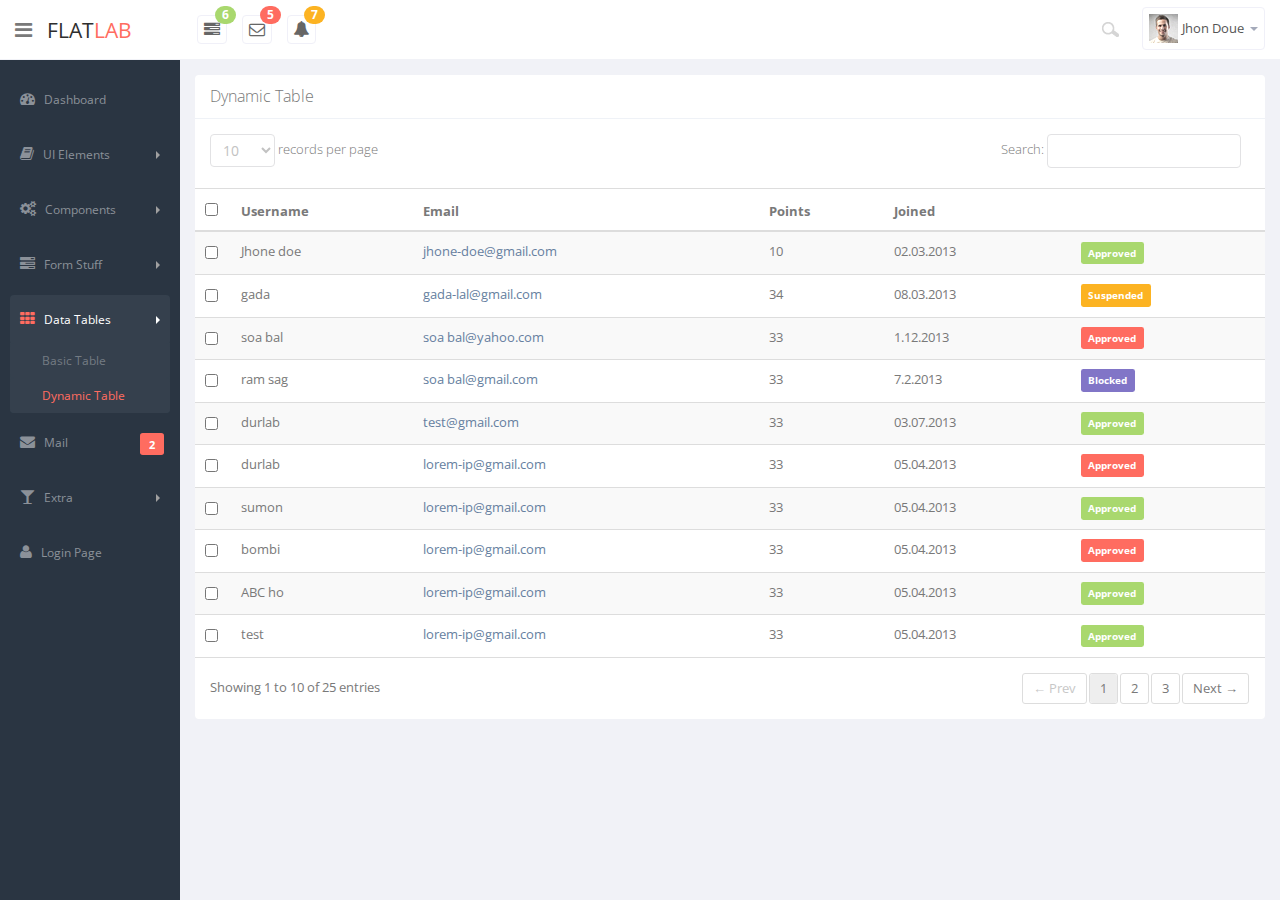
<file: demo/dynamic_table.html>
<!DOCTYPE html>
<html lang="en">
  <head>
    <meta charset="utf-8">
    <meta name="viewport" content="width=device-width, initial-scale=1.0">
    <meta name="description" content="">
    <meta name="author" content="Mosaddek">
    <meta name="keyword" content="FlatLab, Dashboard, Bootstrap, Admin, Template, Theme, Responsive, Fluid, Retina">
    <link rel="shortcut icon" href="img/favicon.html">

    <title>Dynamic Table</title>

    <!-- Bootstrap core CSS -->
    <link href="css/bootstrap.min.css" rel="stylesheet">
    <link href="css/bootstrap-reset.css" rel="stylesheet">
    <!--external css-->
    <link href="assets/font-awesome/css/font-awesome.css" rel="stylesheet" />
    <!-- Custom styles for this template -->
    <link href="css/style.css" rel="stylesheet">
    <link href="css/style-responsive.css" rel="stylesheet" />

    <!-- HTML5 shim and Respond.js IE8 support of HTML5 tooltipss and media queries -->
    <!--[if lt IE 9]>
      <script src="js/html5shiv.js"></script>
      <script src="js/respond.min.js"></script>
    <![endif]-->
  </head>

  <body>

  <section id="container" class="">
      <!--header start-->
      <header class="header white-bg">
          <div class="sidebar-toggle-box">
              <div data-original-title="Toggle Navigation" data-placement="right" class="icon-reorder tooltips"></div>
          </div>
          <!--logo start-->
          <a href="#" class="logo" >Flat<span>lab</span></a>
          <!--logo end-->
          <div class="nav notify-row" id="top_menu">
            <!--  notification start -->
            <ul class="nav top-menu">
              <!-- settings start -->
              <li class="dropdown">
                  <a data-toggle="dropdown" class="dropdown-toggle" href="#">
                      <i class="icon-tasks"></i>
                      <span class="badge bg-success">6</span>
                  </a>
                  <ul class="dropdown-menu extended tasks-bar">
                      <div class="notify-arrow notify-arrow-green"></div>
                      <li>
                          <p class="green">You have 6 pending tasks</p>
                      </li>
                      <li>
                          <a href="#">
                              <div class="task-info">
                                  <div class="desc">Dashboard v1.3</div>
                                  <div class="percent">40%</div>
                              </div>
                              <div class="progress progress-striped">
                                  <div class="progress-bar progress-bar-success" role="progressbar" aria-valuenow="40" aria-valuemin="0" aria-valuemax="100" style="width: 40%">
                                      <span class="sr-only">40% Complete (success)</span>
                                  </div>
                              </div>
                          </a>
                      </li>
                      <li>
                          <a href="#">
                              <div class="task-info">
                                  <div class="desc">Database Update</div>
                                  <div class="percent">60%</div>
                              </div>
                              <div class="progress progress-striped">
                                  <div class="progress-bar progress-bar-warning" role="progressbar" aria-valuenow="60" aria-valuemin="0" aria-valuemax="100" style="width: 60%">
                                      <span class="sr-only">60% Complete (warning)</span>
                                  </div>
                              </div>
                          </a>
                      </li>
                      <li>
                          <a href="#">
                              <div class="task-info">
                                  <div class="desc">Iphone Development</div>
                                  <div class="percent">87%</div>
                              </div>
                              <div class="progress progress-striped">
                                  <div class="progress-bar progress-bar-info" role="progressbar" aria-valuenow="20" aria-valuemin="0" aria-valuemax="100" style="width: 87%">
                                      <span class="sr-only">87% Complete</span>
                                  </div>
                              </div>
                          </a>
                      </li>
                      <li>
                          <a href="#">
                              <div class="task-info">
                                  <div class="desc">Mobile App</div>
                                  <div class="percent">33%</div>
                              </div>
                              <div class="progress progress-striped">
                                  <div class="progress-bar progress-bar-danger" role="progressbar" aria-valuenow="80" aria-valuemin="0" aria-valuemax="100" style="width: 33%">
                                      <span class="sr-only">33% Complete (danger)</span>
                                  </div>
                              </div>
                          </a>
                      </li>
                      <li>
                          <a href="#">
                              <div class="task-info">
                                  <div class="desc">Dashboard v1.3</div>
                                  <div class="percent">45%</div>
                              </div>
                              <div class="progress progress-striped active">
                                  <div class="progress-bar"  role="progressbar" aria-valuenow="45" aria-valuemin="0" aria-valuemax="100" style="width: 45%">
                                      <span class="sr-only">45% Complete</span>
                                  </div>
                              </div>

                          </a>
                      </li>
                      <li class="external">
                          <a href="#">See All Tasks</a>
                      </li>
                  </ul>
              </li>
              <!-- settings end -->
              <!-- inbox dropdown start-->
              <li id="header_inbox_bar" class="dropdown">
                  <a data-toggle="dropdown" class="dropdown-toggle" href="#">
                      <i class="icon-envelope-alt"></i>
                      <span class="badge bg-important">5</span>
                  </a>
                  <ul class="dropdown-menu extended inbox">
                      <div class="notify-arrow notify-arrow-red"></div>
                      <li>
                          <p class="red">You have 5 new messages</p>
                      </li>
                      <li>
                          <a href="#">
                              <span class="photo"><img alt="avatar" src="img/avatar-mini.jpg"></span>
                                    <span class="subject">
                                    <span class="from">Jonathan Smith</span>
                                    <span class="time">Just now</span>
                                    </span>
                                    <span class="message">
                                        Hello, this is an example msg.
                                    </span>
                          </a>
                      </li>
                      <li>
                          <a href="#">
                              <span class="photo"><img alt="avatar" src="img/avatar-mini2.jpg"></span>
                                    <span class="subject">
                                    <span class="from">Jhon Doe</span>
                                    <span class="time">10 mins</span>
                                    </span>
                                    <span class="message">
                                     Hi, Jhon Doe Bhai how are you ?
                                    </span>
                          </a>
                      </li>
                      <li>
                          <a href="#">
                              <span class="photo"><img alt="avatar" src="img/avatar-mini3.jpg"></span>
                                    <span class="subject">
                                    <span class="from">Jason Stathum</span>
                                    <span class="time">3 hrs</span>
                                    </span>
                                    <span class="message">
                                        This is awesome dashboard.
                                    </span>
                          </a>
                      </li>
                      <li>
                          <a href="#">
                              <span class="photo"><img alt="avatar" src="img/avatar-mini4.jpg"></span>
                                    <span class="subject">
                                    <span class="from">Jondi Rose</span>
                                    <span class="time">Just now</span>
                                    </span>
                                    <span class="message">
                                        Hello, this is metrolab
                                    </span>
                          </a>
                      </li>
                      <li>
                          <a href="#">See all messages</a>
                      </li>
                  </ul>
              </li>
              <!-- inbox dropdown end -->
              <!-- notification dropdown start-->
              <li id="header_notification_bar" class="dropdown">
                  <a data-toggle="dropdown" class="dropdown-toggle" href="#">

                      <i class="icon-bell-alt"></i>
                      <span class="badge bg-warning">7</span>
                  </a>
                  <ul class="dropdown-menu extended notification">
                      <div class="notify-arrow notify-arrow-yellow"></div>
                      <li>
                          <p class="yellow">You have 7 new notifications</p>
                      </li>
                      <li>
                          <a href="#">
                              <span class="label label-danger"><i class="icon-bolt"></i></span>
                              Server #3 overloaded.
                              <span class="small italic">34 mins</span>
                          </a>
                      </li>
                      <li>
                          <a href="#">
                              <span class="label label-warning"><i class="icon-bell"></i></span>
                              Server #10 not respoding.
                              <span class="small italic">1 Hours</span>
                          </a>
                      </li>
                      <li>
                          <a href="#">
                              <span class="label label-danger"><i class="icon-bolt"></i></span>
                              Database overloaded 24%.
                              <span class="small italic">4 hrs</span>
                          </a>
                      </li>
                      <li>
                          <a href="#">
                              <span class="label label-success"><i class="icon-plus"></i></span>
                              New user registered.
                              <span class="small italic">Just now</span>
                          </a>
                      </li>
                      <li>
                          <a href="#">
                              <span class="label label-info"><i class="icon-bullhorn"></i></span>
                              Application error.
                              <span class="small italic">10 mins</span>
                          </a>
                      </li>
                      <li>
                          <a href="#">See all notifications</a>
                      </li>
                  </ul>
              </li>
              <!-- notification dropdown end -->
          </ul>
          </div>
          <div class="top-nav ">
              <ul class="nav pull-right top-menu">
                  <li>
                      <input type="text" class="form-control search" placeholder="Search">
                  </li>
                  <!-- user login dropdown start-->
                  <li class="dropdown">
                      <a data-toggle="dropdown" class="dropdown-toggle" href="#">
                          <img alt="" src="img/avatar1_small.jpg">
                          <span class="username">Jhon Doue</span>
                          <b class="caret"></b>
                      </a>
                      <ul class="dropdown-menu extended logout">
                          <div class="log-arrow-up"></div>
                          <li><a href="#"><i class=" icon-suitcase"></i>Profile</a></li>
                          <li><a href="#"><i class="icon-cog"></i> Settings</a></li>
                          <li><a href="#"><i class="icon-bell-alt"></i> Notification</a></li>
                          <li><a href="login.html"><i class="icon-key"></i> Log Out</a></li>
                      </ul>
                  </li>
                  <!-- user login dropdown end -->
              </ul>
          </div>
      </header>
      <!--header end-->
      <!--sidebar start-->
      <aside>
          <div id="sidebar"  class="nav-collapse ">
              <!-- sidebar menu start-->
              <ul class="sidebar-menu">
                  <li class="">
                      <a class="" href="index.html">
                          <i class="icon-dashboard"></i>
                          <span>Dashboard</span>
                      </a>
                  </li>
                  <li class="sub-menu">
                      <a href="javascript:;" class="">
                          <i class="icon-book"></i>
                          <span>UI Elements</span>
                          <span class="arrow"></span>
                      </a>
                      <ul class="sub">
                          <li><a class="" href="general.html">General</a></li>
                          <li><a class="" href="buttons.html">Buttons</a></li>
                          <li><a class="" href="widget.html">Widget</a></li>
                          <li><a class="" href="slider.html">Slider</a></li>
                          <li><a class="" href="font_awesome.html">Font Awesome</a></li>
                      </ul>
                  </li>
                  <li class="sub-menu">
                      <a href="javascript:;" class="">
                          <i class="icon-cogs"></i>
                          <span>Components</span>
                          <span class="arrow"></span>
                      </a>
                      <ul class="sub">
                          <li><a class="" href="grids.html">Grids</a></li>
                          <li><a class="" href="calendar.html">Calendar</a></li>
                          <li><a class="" href="charts.html">Charts</a></li>
                      </ul>
                  </li>
                  <li class="sub-menu">
                      <a href="javascript:;" class="">
                          <i class="icon-tasks"></i>
                          <span>Form Stuff</span>
                          <span class="arrow"></span>
                      </a>
                      <ul class="sub">
                          <li><a class="" href="form_component.html">Form Components</a></li>
                          <li><a class="" href="form_wizard.html">Form Wizard</a></li>
                          <li><a class="" href="form_validation.html">Form Validation</a></li>
                      </ul>
                  </li>
                  <li class="sub-menu active">
                      <a href="javascript:;" class="">
                          <i class="icon-th"></i>
                          <span>Data Tables</span>
                          <span class="arrow"></span>
                      </a>
                      <ul class="sub">
                          <li><a class="" href="basic_table.html">Basic Table</a></li>
                          <li class="active"><a class="" href="dynamic_table.html">Dynamic Table</a></li>
                      </ul>
                  </li>
                  <li>
                      <a class="" href="inbox.html">
                          <i class="icon-envelope"></i>
                          <span>Mail </span>
                          <span class="label label-danger pull-right mail-info">2</span>
                      </a>
                  </li>
                  <li class="sub-menu">
                      <a href="javascript:;" class="">
                          <i class="icon-glass"></i>
                          <span>Extra</span>
                          <span class="arrow"></span>
                      </a>
                      <ul class="sub">
                          <li><a class="" href="blank.html">Blank Page</a></li>
                          <li><a class="" href="profile.html">Profile</a></li>
                          <li><a class="" href="invoice.html">Invoice</a></li>
                          <li><a class="" href="404.html">404 Error</a></li>
                          <li><a class="" href="500.html">500 Error</a></li>
                      </ul>
                  </li>
                  <li>
                      <a class="" href="login.html">
                          <i class="icon-user"></i>
                          <span>Login Page</span>
                      </a>
                  </li>
              </ul>
              <!-- sidebar menu end-->
          </div>
      </aside>
      <!--sidebar end-->
      <!--main content start-->
      <section id="main-content">
          <section class="wrapper">
              <!-- page start-->
              <div class="row">
                  <div class="col-lg-12">
                      <section class="panel">
                          <header class="panel-heading">
                              Dynamic Table
                          </header>
                          <table class="table table-striped border-top" id="sample_1">
                          <thead>
                          <tr>
                              <th style="width:8px;"><input type="checkbox" class="group-checkable" data-set="#sample_1 .checkboxes" /></th>
                              <th>Username</th>
                              <th class="hidden-phone">Email</th>
                              <th class="hidden-phone">Points</th>
                              <th class="hidden-phone">Joined</th>
                              <th class="hidden-phone"></th>
                          </tr>
                          </thead>
                          <tbody>
                          <tr class="odd gradeX">
                              <td><input type="checkbox" class="checkboxes" value="1" /></td>
                              <td>Jhone doe</td>
                              <td class="hidden-phone"><a href="mailto:jhone-doe@gmail.com">jhone-doe@gmail.com</a></td>
                              <td class="hidden-phone">10</td>
                              <td class="center hidden-phone">02.03.2013</td>
                              <td class="hidden-phone"><span class="label label-success">Approved</span></td>
                          </tr>
                          <tr class="odd gradeX">
                              <td><input type="checkbox" class="checkboxes" value="1" /></td>
                              <td>gada</td>
                              <td class="hidden-phone"><a href="mailto:gada-lal@gmail.com">gada-lal@gmail.com</a></td>
                              <td class="hidden-phone">34</td>
                              <td class="center hidden-phone">08.03.2013</td>
                              <td class="hidden-phone"><span class="label label-warning">Suspended</span></td>
                          </tr>
                          <tr class="odd gradeX">
                              <td><input type="checkbox" class="checkboxes" value="1" /></td>
                              <td>soa bal</td>
                              <td class="hidden-phone"><a href="mailto:soa bal@yahoo.com">soa bal@yahoo.com</a></td>
                              <td class="hidden-phone">33</td>
                              <td class="center hidden-phone">1.12.2013</td>
                              <td class="hidden-phone"><span class="label label-danger">Approved</span></td>
                          </tr>
                          <tr class="odd gradeX">
                              <td><input type="checkbox" class="checkboxes" value="1" /></td>
                              <td>ram sag</td>
                              <td class="hidden-phone"><a href="mailto:soa bal@gmail.com">soa bal@gmail.com</a></td>
                              <td class="hidden-phone">33</td>
                              <td class="center hidden-phone">7.2.2013</td>
                              <td class="hidden-phone"><span class="label label-info">Blocked</span></td>
                          </tr>
                          <tr class="odd gradeX">
                              <td><input type="checkbox" class="checkboxes" value="1" /></td>
                              <td>durlab</td>
                              <td class="hidden-phone"><a href="mailto:soa bal@gmail.com">test@gmail.com</a></td>
                              <td class="hidden-phone">33</td>
                              <td class="center hidden-phone">03.07.2013</td>
                              <td class="hidden-phone"><span class="label label-success">Approved</span></td>
                          </tr>
                          <tr class="odd gradeX">
                              <td><input type="checkbox" class="checkboxes" value="1" /></td>
                              <td>durlab</td>
                              <td class="hidden-phone"><a href="mailto:soa bal@gmail.com">lorem-ip@gmail.com</a></td>
                              <td class="hidden-phone">33</td>
                              <td class="center hidden-phone">05.04.2013</td>
                              <td class="hidden-phone"><span class="label label-danger">Approved</span></td>
                          </tr>
                          <tr class="odd gradeX">
                              <td><input type="checkbox" class="checkboxes" value="1" /></td>
                              <td>sumon</td>
                              <td class="hidden-phone"><a href="mailto:soa bal@gmail.com">lorem-ip@gmail.com</a></td>
                              <td class="hidden-phone">33</td>
                              <td class="center hidden-phone">05.04.2013</td>
                              <td class="hidden-phone"><span class="label label-success">Approved</span></td>
                          </tr>
                          <tr class="odd gradeX">
                              <td><input type="checkbox" class="checkboxes" value="1" /></td>
                              <td>bombi</td>
                              <td class="hidden-phone"><a href="mailto:soa bal@gmail.com">lorem-ip@gmail.com</a></td>
                              <td class="hidden-phone">33</td>
                              <td class="center hidden-phone">05.04.2013</td>
                              <td class="hidden-phone"><span class="label label-danger">Approved</span></td>
                          </tr>
                          <tr class="odd gradeX">
                              <td><input type="checkbox" class="checkboxes" value="1" /></td>
                              <td>ABC ho</td>
                              <td class="hidden-phone"><a href="mailto:soa bal@gmail.com">lorem-ip@gmail.com</a></td>
                              <td class="hidden-phone">33</td>
                              <td class="center hidden-phone">05.04.2013</td>
                              <td class="hidden-phone"><span class="label label-success">Approved</span></td>
                          </tr>
                          <tr class="odd gradeX">
                              <td><input type="checkbox" class="checkboxes" value="1" /></td>
                              <td>test</td>
                              <td class="hidden-phone"><a href="mailto:soa bal@gmail.com">lorem-ip@gmail.com</a></td>
                              <td class="hidden-phone">33</td>
                              <td class="center hidden-phone">05.04.2013</td>
                              <td class="hidden-phone"><span class="label label-success">Approved</span></td>
                          </tr>
                          <tr class="odd gradeX">
                              <td><input type="checkbox" class="checkboxes" value="1" /></td>
                              <td>soa bal</td>
                              <td class="hidden-phone"><a href="mailto:soa bal@gmail.com">soa bal@gmail.com</a></td>
                              <td class="hidden-phone">33</td>
                              <td class="center hidden-phone">03.07.2013</td>
                              <td class="hidden-phone"><span class="label label-info">Blocked</span></td>
                          </tr>
                          <tr class="odd gradeX">
                              <td><input type="checkbox" class="checkboxes" value="1" /></td>
                              <td>test</td>
                              <td class="hidden-phone"><a href="mailto:soa bal@gmail.com">test@gmail.com</a></td>
                              <td class="hidden-phone">33</td>
                              <td class="center hidden-phone">03.07.2013</td>
                              <td class="hidden-phone"><span class="label label-danger">Approved</span></td>
                          </tr>
                          <tr class="odd gradeX">
                              <td><input type="checkbox" class="checkboxes" value="1" /></td>
                              <td>goop</td>
                              <td class="hidden-phone"><a href="mailto:soa bal@gmail.com">lorem-ip@gmail.com</a></td>
                              <td class="hidden-phone">33</td>
                              <td class="center hidden-phone">05.04.2013</td>
                              <td class="hidden-phone"><span class="label label-success">Approved</span></td>
                          </tr>
                          <tr class="odd gradeX">
                              <td><input type="checkbox" class="checkboxes" value="1" /></td>
                              <td>sumon</td>
                              <td class="hidden-phone"><a href="mailto:soa bal@gmail.com">lorem-ip@gmail.com</a></td>
                              <td class="hidden-phone">33</td>
                              <td class="center hidden-phone">01.07.2013</td>
                              <td class="hidden-phone"><span class="label label-info">Blocked</span></td>
                          </tr>
                          <tr class="odd gradeX">
                              <td><input type="checkbox" class="checkboxes" value="1" /></td>
                              <td>woeri</td>
                              <td class="hidden-phone"><a href="mailto:soa bal@gmail.com">lorem-ip@gmail.com</a></td>
                              <td class="hidden-phone">33</td>
                              <td class="center hidden-phone">09.10.2013</td>
                              <td class="hidden-phone"><span class="label label-danger">Approved</span></td>
                          </tr>
                          <tr class="odd gradeX">
                              <td><input type="checkbox" class="checkboxes" value="1" /></td>
                              <td>soa bal</td>
                              <td class="hidden-phone"><a href="mailto:soa bal@gmail.com">soa bal@gmail.com</a></td>
                              <td class="hidden-phone">33</td>
                              <td class="center hidden-phone">9.12.2013</td>
                              <td class="hidden-phone"><span class="label label-info">Blocked</span></td>
                          </tr>
                          <tr class="odd gradeX">
                              <td><input type="checkbox" class="checkboxes" value="1" /></td>
                              <td>woeri</td>
                              <td class="hidden-phone"><a href="mailto:soa bal@gmail.com">test@gmail.com</a></td>
                              <td class="hidden-phone">33</td>
                              <td class="center hidden-phone">14.12.2013</td>
                              <td class="hidden-phone"><span class="label label-success">Approved</span></td>
                          </tr>
                          <tr class="odd gradeX">
                              <td><input type="checkbox" class="checkboxes" value="1" /></td>
                              <td>uirer</td>
                              <td class="hidden-phone"><a href="mailto:soa bal@gmail.com">lorem-ip@gmail.com</a></td>
                              <td class="hidden-phone">33</td>
                              <td class="center hidden-phone">13.11.2013</td>
                              <td class="hidden-phone"><span class="label label-warning">Suspended</span></td>
                          </tr>
                          <tr class="odd gradeX">
                              <td><input type="checkbox" class="checkboxes" value="1" /></td>
                              <td>samsu</td>
                              <td class="hidden-phone"><a href="mailto:soa bal@gmail.com">lorem-ip@gmail.com</a></td>
                              <td class="hidden-phone">33</td>
                              <td class="center hidden-phone">17.11.2013</td>
                              <td class="hidden-phone"><span class="label label-danger">Approved</span></td>
                          </tr>
                          <tr class="odd gradeX">
                              <td><input type="checkbox" class="checkboxes" value="1" /></td>
                              <td>dipsdf</td>
                              <td class="hidden-phone"><a href="mailto:soa bal@gmail.com">lorem-ip@gmail.com</a></td>
                              <td class="hidden-phone">33</td>
                              <td class="center hidden-phone">05.04.2013</td>
                              <td class="hidden-phone"><span class="label label-success">Approved</span></td>
                          </tr>
                          <tr class="odd gradeX">
                              <td><input type="checkbox" class="checkboxes" value="1" /></td>
                              <td>soa bal</td>
                              <td class="hidden-phone"><a href="mailto:soa bal@gmail.com">soa bal@gmail.com</a></td>
                              <td class="hidden-phone">33</td>
                              <td class="center hidden-phone">03.07.2013</td>
                              <td class="hidden-phone"><span class="label label-info">Blocked</span></td>
                          </tr>
                          <tr class="odd gradeX">
                              <td><input type="checkbox" class="checkboxes" value="1" /></td>
                              <td>hilor</td>
                              <td class="hidden-phone"><a href="mailto:soa bal@gmail.com">test@gmail.com</a></td>
                              <td class="hidden-phone">33</td>
                              <td class="center hidden-phone">03.07.2013</td>
                              <td class="hidden-phone"><span class="label label-danger">Approved</span></td>
                          </tr>
                          <tr class="odd gradeX">
                              <td><input type="checkbox" class="checkboxes" value="1" /></td>
                              <td>test</td>
                              <td class="hidden-phone"><a href="mailto:soa bal@gmail.com">lorem-ip@gmail.com</a></td>
                              <td class="hidden-phone">33</td>
                              <td class="center hidden-phone">19.12.2013</td>
                              <td class="hidden-phone"><span class="label label-success">Approved</span></td>
                          </tr>
                          <tr class="odd gradeX">
                              <td><input type="checkbox" class="checkboxes" value="1" /></td>
                              <td>botu</td>
                              <td class="hidden-phone"><a href="mailto:soa bal@gmail.com">lorem-ip@gmail.com</a></td>
                              <td class="hidden-phone">33</td>
                              <td class="center hidden-phone">17.12.2013</td>
                              <td class="hidden-phone"><span class="label label-success">Approved</span></td>
                          </tr>
                          <tr class="odd gradeX">
                              <td><input type="checkbox" class="checkboxes" value="1" /></td>
                              <td>sumon</td>
                              <td class="hidden-phone"><a href="mailto:soa bal@gmail.com">lorem-ip@gmail.com</a></td>
                              <td class="hidden-phone">33</td>
                              <td class="center hidden-phone">15.11.2011</td>
                              <td class="hidden-phone"><span class="label label-success">Approved</span></td>
                          </tr>
                          </tbody>
                          </table>
                      </section>
                  </div>
              </div>
              <!-- page end-->
          </section>
      </section>
      <!--main content end-->
  </section>

    <!-- js placed at the end of the document so the pages load faster -->
    <script src="js/jquery.js"></script>
    <script src="js/bootstrap.min.js"></script>
    <script src="js/jquery.scrollTo.min.js"></script>
    <script src="js/jquery.nicescroll.js" type="text/javascript"></script>
    <script type="text/javascript" src="assets/data-tables/jquery.dataTables.js"></script>
    <script type="text/javascript" src="assets/data-tables/DT_bootstrap.js"></script>


    <!--common script for all pages-->
    <script src="js/common-scripts.js"></script>

    <!--script for this page only-->
    <script src="js/dynamic-table.js"></script>


  </body>
</html>
</file>
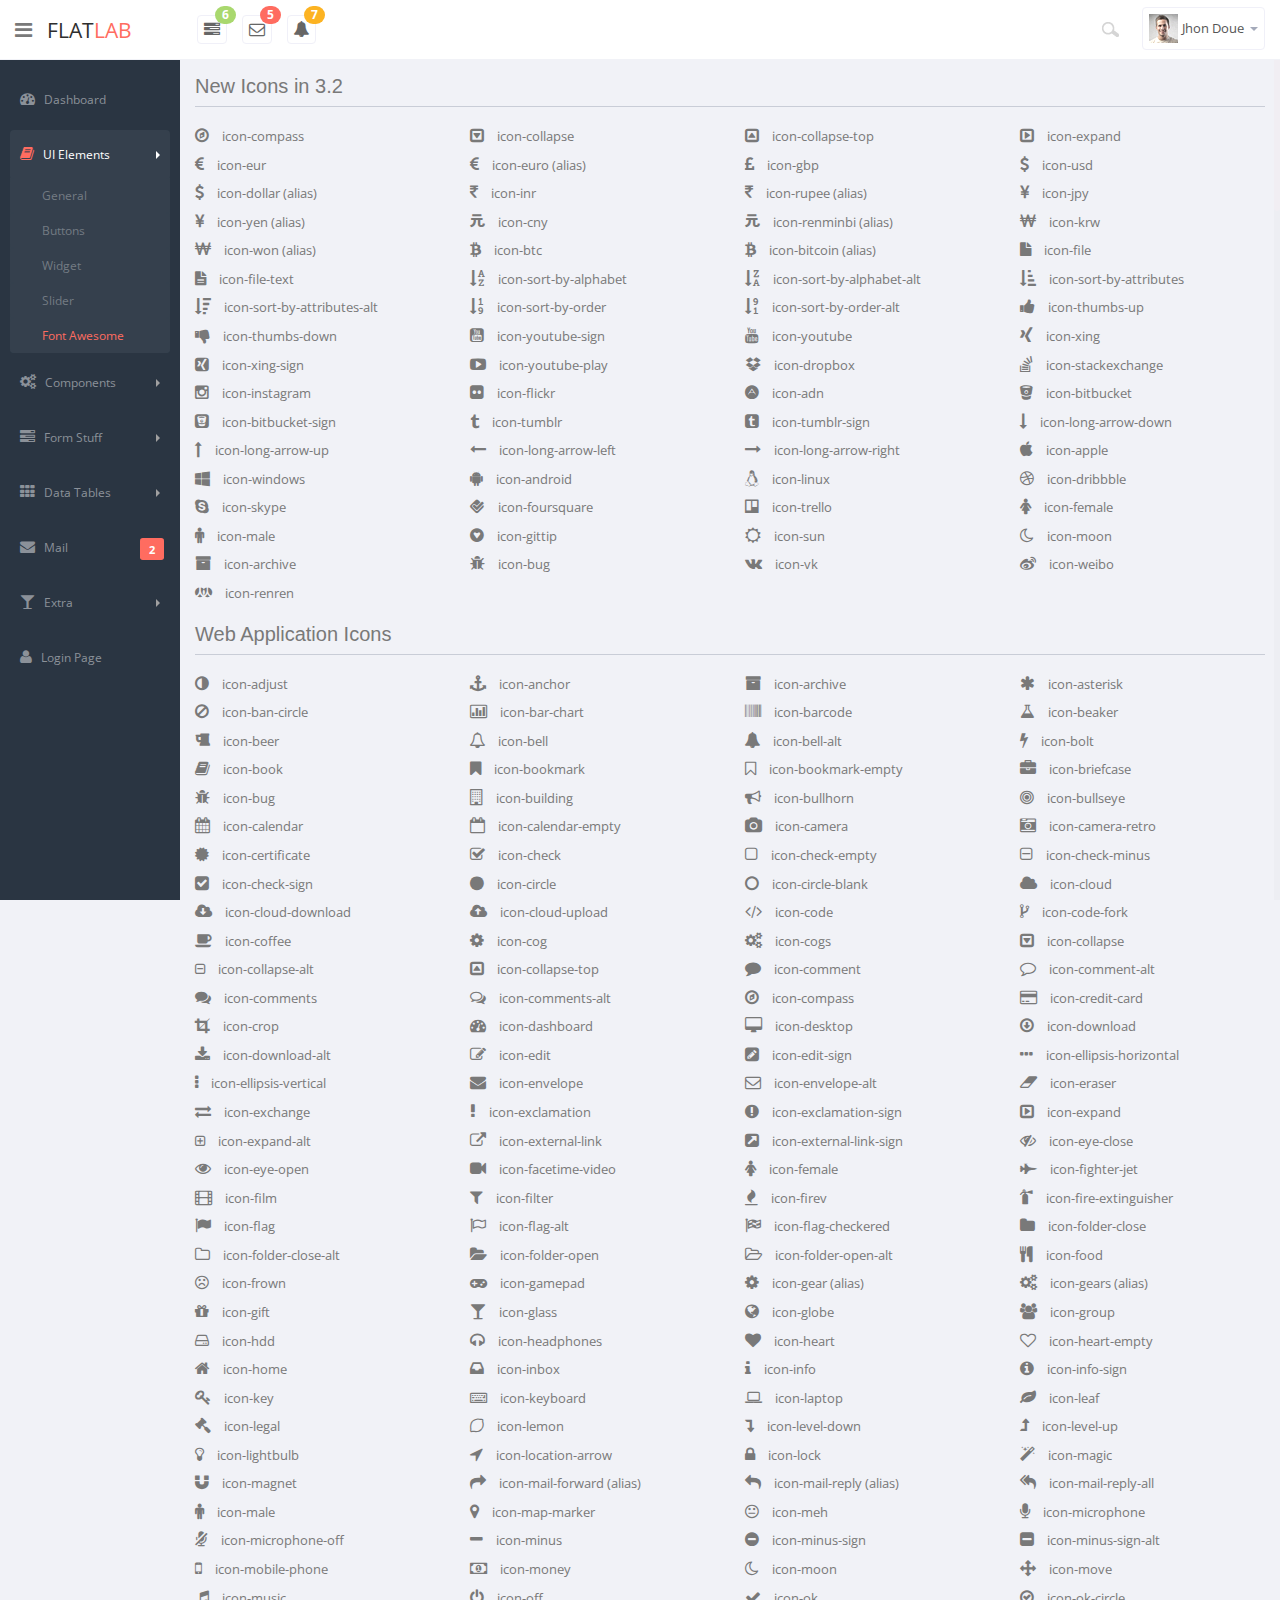
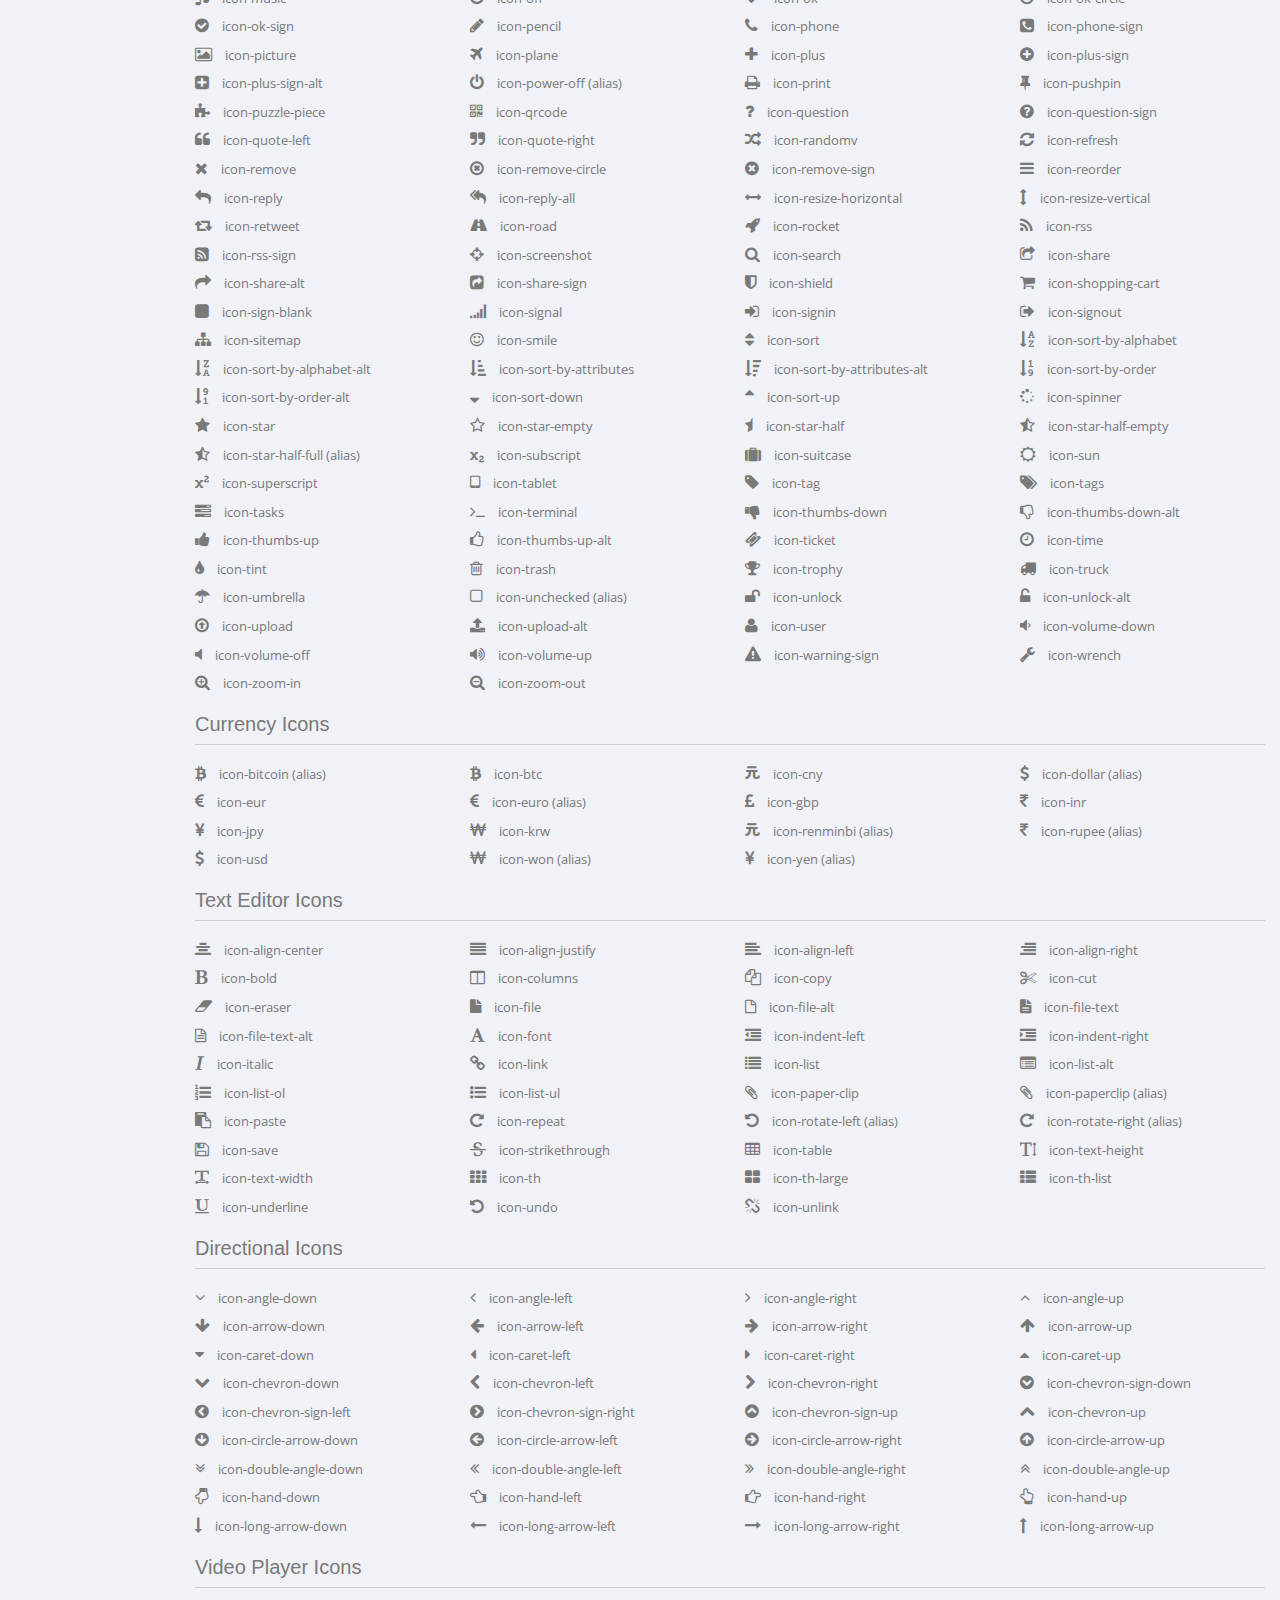
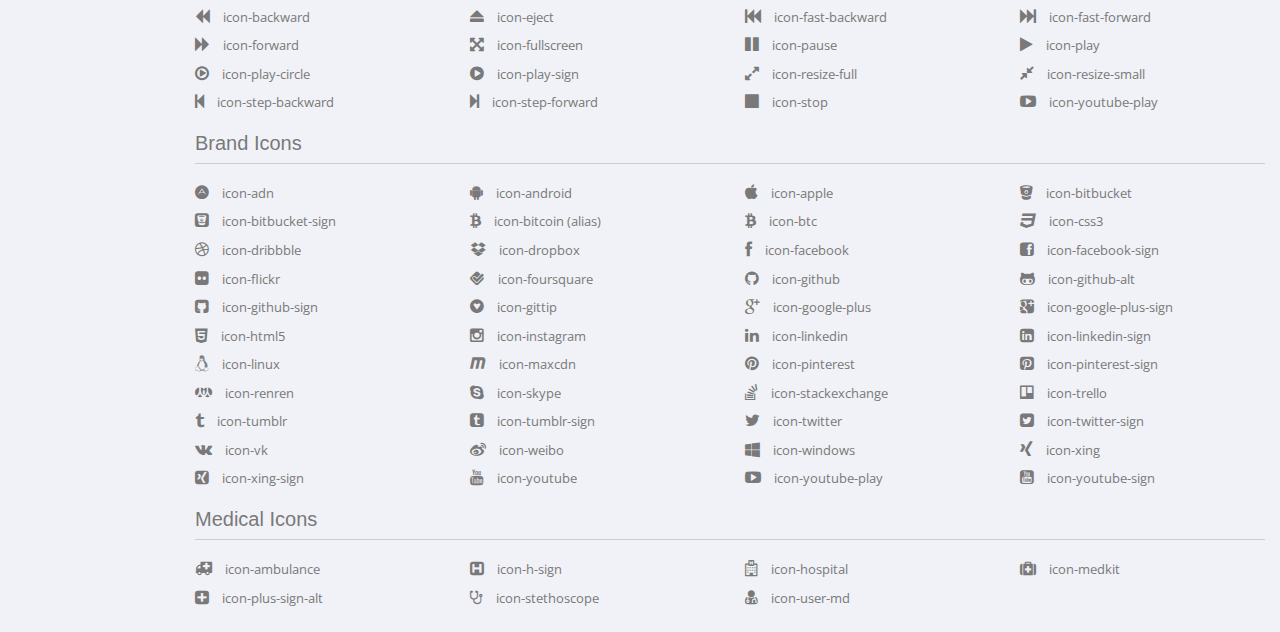
<file: demo/font_awesome.html>
<!DOCTYPE html>
<html lang="en">
  <head>
    <meta charset="utf-8">
    <meta name="viewport" content="width=device-width, initial-scale=1.0">
    <meta name="description" content="">
    <meta name="author" content="Mosaddek">
    <meta name="keyword" content="FlatLab, Dashboard, Bootstrap, Admin, Template, Theme, Responsive, Fluid, Retina">
    <link rel="shortcut icon" href="img/favicon.html">

    <title>Font Awesome</title>

    <!-- Bootstrap core CSS -->
    <link href="css/bootstrap.min.css" rel="stylesheet">
    <link href="css/bootstrap-reset.css" rel="stylesheet">
    <!--external css-->
    <link href="assets/font-awesome/css/font-awesome.css" rel="stylesheet" />
    <!-- Custom styles for this template -->
    <link href="css/style.css" rel="stylesheet">
    <link href="css/style-responsive.css" rel="stylesheet" />

    <!-- HTML5 shim and Respond.js IE8 support of HTML5 tooltipss and media queries -->
    <!--[if lt IE 9]>
      <script src="js/html5shiv.js"></script>
      <script src="js/respond.min.js"></script>
    <![endif]-->
  </head>

  <body>

  <section id="container" class="">
      <!--header start-->
      <header class="header white-bg">
          <div class="sidebar-toggle-box">
              <div data-original-title="Toggle Navigation" data-placement="right" class="icon-reorder tooltips"></div>
          </div>
          <!--logo start-->
          <a href="#" class="logo" >Flat<span>lab</span></a>
          <!--logo end-->
          <div class="nav notify-row" id="top_menu">
            <!--  notification start -->
            <ul class="nav top-menu">
              <!-- settings start -->
              <li class="dropdown">
                  <a data-toggle="dropdown" class="dropdown-toggle" href="#">
                      <i class="icon-tasks"></i>
                      <span class="badge bg-success">6</span>
                  </a>
                  <ul class="dropdown-menu extended tasks-bar">
                      <div class="notify-arrow notify-arrow-green"></div>
                      <li>
                          <p class="green">You have 6 pending tasks</p>
                      </li>
                      <li>
                          <a href="#">
                              <div class="task-info">
                                  <div class="desc">Dashboard v1.3</div>
                                  <div class="percent">40%</div>
                              </div>
                              <div class="progress progress-striped">
                                  <div class="progress-bar progress-bar-success" role="progressbar" aria-valuenow="40" aria-valuemin="0" aria-valuemax="100" style="width: 40%">
                                      <span class="sr-only">40% Complete (success)</span>
                                  </div>
                              </div>
                          </a>
                      </li>
                      <li>
                          <a href="#">
                              <div class="task-info">
                                  <div class="desc">Database Update</div>
                                  <div class="percent">60%</div>
                              </div>
                              <div class="progress progress-striped">
                                  <div class="progress-bar progress-bar-warning" role="progressbar" aria-valuenow="60" aria-valuemin="0" aria-valuemax="100" style="width: 60%">
                                      <span class="sr-only">60% Complete (warning)</span>
                                  </div>
                              </div>
                          </a>
                      </li>
                      <li>
                          <a href="#">
                              <div class="task-info">
                                  <div class="desc">Iphone Development</div>
                                  <div class="percent">87%</div>
                              </div>
                              <div class="progress progress-striped">
                                  <div class="progress-bar progress-bar-info" role="progressbar" aria-valuenow="20" aria-valuemin="0" aria-valuemax="100" style="width: 87%">
                                      <span class="sr-only">87% Complete</span>
                                  </div>
                              </div>
                          </a>
                      </li>
                      <li>
                          <a href="#">
                              <div class="task-info">
                                  <div class="desc">Mobile App</div>
                                  <div class="percent">33%</div>
                              </div>
                              <div class="progress progress-striped">
                                  <div class="progress-bar progress-bar-danger" role="progressbar" aria-valuenow="80" aria-valuemin="0" aria-valuemax="100" style="width: 33%">
                                      <span class="sr-only">33% Complete (danger)</span>
                                  </div>
                              </div>
                          </a>
                      </li>
                      <li>
                          <a href="#">
                              <div class="task-info">
                                  <div class="desc">Dashboard v1.3</div>
                                  <div class="percent">45%</div>
                              </div>
                              <div class="progress progress-striped active">
                                  <div class="progress-bar"  role="progressbar" aria-valuenow="45" aria-valuemin="0" aria-valuemax="100" style="width: 45%">
                                      <span class="sr-only">45% Complete</span>
                                  </div>
                              </div>

                          </a>
                      </li>
                      <li class="external">
                          <a href="#">See All Tasks</a>
                      </li>
                  </ul>
              </li>
              <!-- settings end -->
              <!-- inbox dropdown start-->
              <li id="header_inbox_bar" class="dropdown">
                  <a data-toggle="dropdown" class="dropdown-toggle" href="#">
                      <i class="icon-envelope-alt"></i>
                      <span class="badge bg-important">5</span>
                  </a>
                  <ul class="dropdown-menu extended inbox">
                      <div class="notify-arrow notify-arrow-red"></div>
                      <li>
                          <p class="red">You have 5 new messages</p>
                      </li>
                      <li>
                          <a href="#">
                              <span class="photo"><img alt="avatar" src="img/avatar-mini.jpg"></span>
                                    <span class="subject">
                                    <span class="from">Jonathan Smith</span>
                                    <span class="time">Just now</span>
                                    </span>
                                    <span class="message">
                                        Hello, this is an example msg.
                                    </span>
                          </a>
                      </li>
                      <li>
                          <a href="#">
                              <span class="photo"><img alt="avatar" src="img/avatar-mini2.jpg"></span>
                                    <span class="subject">
                                    <span class="from">Jhon Doe</span>
                                    <span class="time">10 mins</span>
                                    </span>
                                    <span class="message">
                                     Hi, Jhon Doe Bhai how are you ?
                                    </span>
                          </a>
                      </li>
                      <li>
                          <a href="#">
                              <span class="photo"><img alt="avatar" src="img/avatar-mini3.jpg"></span>
                                    <span class="subject">
                                    <span class="from">Jason Stathum</span>
                                    <span class="time">3 hrs</span>
                                    </span>
                                    <span class="message">
                                        This is awesome dashboard.
                                    </span>
                          </a>
                      </li>
                      <li>
                          <a href="#">
                              <span class="photo"><img alt="avatar" src="img/avatar-mini4.jpg"></span>
                                    <span class="subject">
                                    <span class="from">Jondi Rose</span>
                                    <span class="time">Just now</span>
                                    </span>
                                    <span class="message">
                                        Hello, this is metrolab
                                    </span>
                          </a>
                      </li>
                      <li>
                          <a href="#">See all messages</a>
                      </li>
                  </ul>
              </li>
              <!-- inbox dropdown end -->
              <!-- notification dropdown start-->
              <li id="header_notification_bar" class="dropdown">
                  <a data-toggle="dropdown" class="dropdown-toggle" href="#">

                      <i class="icon-bell-alt"></i>
                      <span class="badge bg-warning">7</span>
                  </a>
                  <ul class="dropdown-menu extended notification">
                      <div class="notify-arrow notify-arrow-yellow"></div>
                      <li>
                          <p class="yellow">You have 7 new notifications</p>
                      </li>
                      <li>
                          <a href="#">
                              <span class="label label-danger"><i class="icon-bolt"></i></span>
                              Server #3 overloaded.
                              <span class="small italic">34 mins</span>
                          </a>
                      </li>
                      <li>
                          <a href="#">
                              <span class="label label-warning"><i class="icon-bell"></i></span>
                              Server #10 not respoding.
                              <span class="small italic">1 Hours</span>
                          </a>
                      </li>
                      <li>
                          <a href="#">
                              <span class="label label-danger"><i class="icon-bolt"></i></span>
                              Database overloaded 24%.
                              <span class="small italic">4 hrs</span>
                          </a>
                      </li>
                      <li>
                          <a href="#">
                              <span class="label label-success"><i class="icon-plus"></i></span>
                              New user registered.
                              <span class="small italic">Just now</span>
                          </a>
                      </li>
                      <li>
                          <a href="#">
                              <span class="label label-info"><i class="icon-bullhorn"></i></span>
                              Application error.
                              <span class="small italic">10 mins</span>
                          </a>
                      </li>
                      <li>
                          <a href="#">See all notifications</a>
                      </li>
                  </ul>
              </li>
              <!-- notification dropdown end -->
          </ul>
          </div>
          <div class="top-nav ">
              <ul class="nav pull-right top-menu">
                  <li>
                      <input type="text" class="form-control search" placeholder="Search">
                  </li>
                  <!-- user login dropdown start-->
                  <li class="dropdown">
                      <a data-toggle="dropdown" class="dropdown-toggle" href="#">
                          <img alt="" src="img/avatar1_small.jpg">
                          <span class="username">Jhon Doue</span>
                          <b class="caret"></b>
                      </a>
                      <ul class="dropdown-menu extended logout">
                          <div class="log-arrow-up"></div>
                          <li><a href="#"><i class=" icon-suitcase"></i>Profile</a></li>
                          <li><a href="#"><i class="icon-cog"></i> Settings</a></li>
                          <li><a href="#"><i class="icon-bell-alt"></i> Notification</a></li>
                          <li><a href="login.html"><i class="icon-key"></i> Log Out</a></li>
                      </ul>
                  </li>
                  <!-- user login dropdown end -->
              </ul>
          </div>
      </header>
      <!--header end-->
      <!--sidebar start-->
      <aside>
          <div id="sidebar"  class="nav-collapse ">
              <!-- sidebar menu start-->
              <ul class="sidebar-menu">
                  <li class="">
                      <a class="" href="index.html">
                          <i class="icon-dashboard"></i>
                          <span>Dashboard</span>
                      </a>
                  </li>
                  <li class="sub-menu active">
                      <a href="javascript:;" class="">
                          <i class="icon-book"></i>
                          <span>UI Elements</span>
                          <span class="arrow"></span>
                      </a>
                      <ul class="sub">
                          <li><a class="" href="general.html">General</a></li>
                          <li><a class="" href="buttons.html">Buttons</a></li>
                          <li><a class="" href="widget.html">Widget</a></li>
                          <li><a class="" href="slider.html">Slider</a></li>
                          <li class="active"><a class="" href="font_awesome.html">Font Awesome</a></li>
                      </ul>
                  </li>
                  <li class="sub-menu">
                      <a href="javascript:;" class="">
                          <i class="icon-cogs"></i>
                          <span>Components</span>
                          <span class="arrow"></span>
                      </a>
                      <ul class="sub">
                          <li><a class="" href="grids.html">Grids</a></li>
                          <li><a class="" href="calendar.html">Calendar</a></li>
                          <li><a class="" href="charts.html">Charts</a></li>
                      </ul>
                  </li>
                  <li class="sub-menu">
                      <a href="javascript:;" class="">
                          <i class="icon-tasks"></i>
                          <span>Form Stuff</span>
                          <span class="arrow"></span>
                      </a>
                      <ul class="sub">
                          <li><a class="" href="form_component.html">Form Components</a></li>
                          <li><a class="" href="form_wizard.html">Form Wizard</a></li>
                          <li><a class="" href="form_validation.html">Form Validation</a></li>
                      </ul>
                  </li>
                  <li class="sub-menu">
                      <a href="javascript:;" class="">
                          <i class="icon-th"></i>
                          <span>Data Tables</span>
                          <span class="arrow"></span>
                      </a>
                      <ul class="sub">
                          <li><a class="" href="basic_table.html">Basic Table</a></li>
                          <li><a class="" href="dynamic_table.html">Dynamic Table</a></li>
                      </ul>
                  </li>
                  <li>
                      <a class="" href="inbox.html">
                          <i class="icon-envelope"></i>
                          <span>Mail </span>
                          <span class="label label-danger pull-right mail-info">2</span>
                      </a>
                  </li>
                  <li class="sub-menu">
                      <a href="javascript:;" class="">
                          <i class="icon-glass"></i>
                          <span>Extra</span>
                          <span class="arrow"></span>
                      </a>
                      <ul class="sub">
                          <li><a class="" href="blank.html">Blank Page</a></li>
                          <li><a class="" href="profile.html">Profile</a></li>
                          <li><a class="" href="invoice.html">Invoice</a></li>
                          <li><a class="" href="404.html">404 Error</a></li>
                          <li><a class="" href="500.html">500 Error</a></li>
                      </ul>
                  </li>
                  <li>
                      <a class="" href="login.html">
                          <i class="icon-user"></i>
                          <span>Login Page</span>
                      </a>
                  </li>
              </ul>
              <!-- sidebar menu end-->
          </div>
      </aside>
      <!--sidebar end-->
      <!--main content start-->
      <section id="main-content">

          <section class="wrapper">
            <div class="row-fluid fontawesome-icon-list">
                <div id="new">
                  <h2 class="page-header">New Icons in 3.2</h2>


                  <div class="row the-icons">

                      <div class="col-sm-3"><i class="icon-compass"></i> icon-compass</div>

                      <div class="col-sm-3"><i class="icon-collapse"></i> icon-collapse</div>

                      <div class="col-sm-3"><i class="icon-collapse-top"></i> icon-collapse-top</div>

                      <div class="col-sm-3"><i class="icon-expand"></i> icon-expand</div>

                      <div class="col-sm-3"><i class="icon-eur"></i> icon-eur</div>

                      <div class="col-sm-3"><i class="icon-euro"></i> icon-euro <span class="muted">(alias)</span></div>

                      <div class="col-sm-3"><i class="icon-gbp"></i> icon-gbp</div>

                      <div class="col-sm-3"><i class="icon-usd"></i> icon-usd</div>

                      <div class="col-sm-3"><i class="icon-dollar"></i> icon-dollar <span class="muted">(alias)</span></div>

                      <div class="col-sm-3"><i class="icon-inr"></i> icon-inr</div>

                      <div class="col-sm-3"><i class="icon-rupee"></i> icon-rupee <span class="muted">(alias)</span></div>

                      <div class="col-sm-3"><i class="icon-jpy"></i> icon-jpy</div>

                      <div class="col-sm-3"><i class="icon-yen"></i> icon-yen <span class="muted">(alias)</span></div>

                      <div class="col-sm-3"><i class="icon-cny"></i> icon-cny</div>

                      <div class="col-sm-3"><i class="icon-renminbi"></i> icon-renminbi <span class="muted">(alias)</span></div>

                      <div class="col-sm-3"><i class="icon-krw"></i> icon-krw</div>

                      <div class="col-sm-3"><i class="icon-won"></i> icon-won <span class="muted">(alias)</span></div>

                      <div class="col-sm-3"><i class="icon-btc"></i> icon-btc</div>

                      <div class="col-sm-3"><i class="icon-bitcoin"></i> icon-bitcoin <span class="muted">(alias)</span></div>

                      <div class="col-sm-3"><i class="icon-file"></i> icon-file</div>

                      <div class="col-sm-3"><i class="icon-file-text"></i> icon-file-text</div>

                      <div class="col-sm-3"><i class="icon-sort-by-alphabet"></i> icon-sort-by-alphabet</div>

                      <div class="col-sm-3"><i class="icon-sort-by-alphabet-alt"></i> icon-sort-by-alphabet-alt</div>

                      <div class="col-sm-3"><i class="icon-sort-by-attributes"></i> icon-sort-by-attributes</div>

                      <div class="col-sm-3"><i class="icon-sort-by-attributes-alt"></i> icon-sort-by-attributes-alt</div>

                      <div class="col-sm-3"><i class="icon-sort-by-order"></i> icon-sort-by-order</div>

                      <div class="col-sm-3"><i class="icon-sort-by-order-alt"></i> icon-sort-by-order-alt</div>

                      <div class="col-sm-3"><i class="icon-thumbs-up"></i> icon-thumbs-up</div>

                      <div class="col-sm-3"><i class="icon-thumbs-down"></i> icon-thumbs-down</div>

                      <div class="col-sm-3"><i class="icon-youtube-sign"></i> icon-youtube-sign</div>

                      <div class="col-sm-3"><i class="icon-youtube"></i> icon-youtube</div>

                      <div class="col-sm-3"><i class="icon-xing"></i> icon-xing</div>

                      <div class="col-sm-3"><i class="icon-xing-sign"></i> icon-xing-sign</div>

                      <div class="col-sm-3"><i class="icon-youtube-play"></i> icon-youtube-play</div>

                      <div class="col-sm-3"><i class="icon-dropbox"></i> icon-dropbox</div>

                      <div class="col-sm-3"><i class="icon-stackexchange"></i> icon-stackexchange</div>

                      <div class="col-sm-3"><i class="icon-instagram"></i> icon-instagram</div>

                      <div class="col-sm-3"><i class="icon-flickr"></i> icon-flickr</div>

                      <div class="col-sm-3"><i class="icon-adn"></i> icon-adn        </div>

                      <div class="col-sm-3"><i class="icon-bitbucket"></i> icon-bitbucket</div>

                      <div class="col-sm-3"><i class="icon-bitbucket-sign"></i> icon-bitbucket-sign</div>

                      <div class="col-sm-3"><i class="icon-tumblr"></i> icon-tumblr</div>

                      <div class="col-sm-3"><i class="icon-tumblr-sign"></i> icon-tumblr-sign</div>

                      <div class="col-sm-3"><i class="icon-long-arrow-down"></i> icon-long-arrow-down</div>

                      <div class="col-sm-3"><i class="icon-long-arrow-up"></i> icon-long-arrow-up</div>

                      <div class="col-sm-3"><i class="icon-long-arrow-left"></i> icon-long-arrow-left</div>

                      <div class="col-sm-3"><i class="icon-long-arrow-right"></i> icon-long-arrow-right</div>

                      <div class="col-sm-3"><i class="icon-apple"></i> icon-apple</div>

                      <div class="col-sm-3"><i class="icon-windows"></i> icon-windows</div>

                      <div class="col-sm-3"><i class="icon-android"></i> icon-android</div>

                      <div class="col-sm-3"><i class="icon-linux"></i> icon-linux</div>

                      <div class="col-sm-3"><i class="icon-dribbble"></i> icon-dribbble</div>

                      <div class="col-sm-3"><i class="icon-skype"></i> icon-skype</div>

                      <div class="col-sm-3"><i class="icon-foursquare"></i> icon-foursquare</div>

                      <div class="col-sm-3"><i class="icon-trello"></i> icon-trello</div>

                      <div class="col-sm-3"><i class="icon-female"></i> icon-female</div>

                      <div class="col-sm-3"><i class="icon-male"></i> icon-male</div>

                      <div class="col-sm-3"><i class="icon-gittip"></i> icon-gittip</div>

                      <div class="col-sm-3"><i class="icon-sun"></i> icon-sun</div>

                      <div class="col-sm-3"><i class="icon-moon"></i> icon-moon</div>

                      <div class="col-sm-3"><i class="icon-archive"></i> icon-archive</div>

                      <div class="col-sm-3"><i class="icon-bug"></i> icon-bug</div>

                      <div class="col-sm-3"><i class="icon-vk"></i> icon-vk</div>

                      <div class="col-sm-3"><i class="icon-weibo"></i> icon-weibo</div>

                      <div class="col-sm-3"><i class="icon-renren"></i> icon-renren</div>

                  </div>

              </div>
                <section id="web-application">
              <h2 class="page-header">Web Application Icons</h2>

              <div class="row the-icons">



              <div class="col-sm-3"><i class="icon-adjust"></i> icon-adjust</div>

              <div class="col-sm-3"><i class="icon-anchor"></i> icon-anchor</div>

              <div class="col-sm-3"><i class="icon-archive"></i> icon-archive</div>

              <div class="col-sm-3"><i class="icon-asterisk"></i> icon-asterisk</div>

              <div class="col-sm-3"><i class="icon-ban-circle"></i> icon-ban-circle</div>

              <div class="col-sm-3"><i class="icon-bar-chart"></i> icon-bar-chart</div>

              <div class="col-sm-3"><i class="icon-barcode"></i> icon-barcode</div>

              <div class="col-sm-3"><i class="icon-beaker"></i> icon-beaker</div>

              <div class="col-sm-3"><i class="icon-beer"></i> icon-beer</div>

              <div class="col-sm-3"><i class="icon-bell"></i> icon-bell</div>

              <div class="col-sm-3"><i class="icon-bell-alt"></i> icon-bell-alt</div>

              <div class="col-sm-3"><i class="icon-bolt"></i> icon-bolt</div>

              <div class="col-sm-3"><i class="icon-book"></i> icon-book</div>

              <div class="col-sm-3"><i class="icon-bookmark"></i> icon-bookmark</div>

              <div class="col-sm-3"><i class="icon-bookmark-empty"></i> icon-bookmark-empty</div>

              <div class="col-sm-3"><i class="icon-briefcase"></i> icon-briefcase</div>

              <div class="col-sm-3"><i class="icon-bug"></i> icon-bug</div>

              <div class="col-sm-3"><i class="icon-building"></i> icon-building</div>

              <div class="col-sm-3"><i class="icon-bullhorn"></i> icon-bullhorn</div>

              <div class="col-sm-3"><i class="icon-bullseye"></i> icon-bullseye</div>

              <div class="col-sm-3"><i class="icon-calendar"></i> icon-calendar</div>

              <div class="col-sm-3"><i class="icon-calendar-empty"></i> icon-calendar-empty</div>

              <div class="col-sm-3"><i class="icon-camera"></i> icon-camera</div>

              <div class="col-sm-3"><i class="icon-camera-retro"></i> icon-camera-retro</div>

              <div class="col-sm-3"><i class="icon-certificate"></i> icon-certificate</div>

              <div class="col-sm-3"><i class="icon-check"></i> icon-check</div>

              <div class="col-sm-3"><i class="icon-check-empty"></i> icon-check-empty</div>

              <div class="col-sm-3"><i class="icon-check-minus"></i> icon-check-minus</div>

              <div class="col-sm-3"><i class="icon-check-sign"></i> icon-check-sign</div>

              <div class="col-sm-3"><i class="icon-circle"></i> icon-circle</div>

              <div class="col-sm-3"><i class="icon-circle-blank"></i> icon-circle-blank</div>

              <div class="col-sm-3"><i class="icon-cloud"></i> icon-cloud</div>

              <div class="col-sm-3"><i class="icon-cloud-download"></i> icon-cloud-download</div>

              <div class="col-sm-3"><i class="icon-cloud-upload"></i> icon-cloud-upload</div>

              <div class="col-sm-3"><i class="icon-code"></i> icon-code</div>

              <div class="col-sm-3"><i class="icon-code-fork"></i> icon-code-fork</div>

              <div class="col-sm-3"><i class="icon-coffee"></i> icon-coffee</div>

              <div class="col-sm-3"><i class="icon-cog"></i> icon-cog</div>

              <div class="col-sm-3"><i class="icon-cogs"></i> icon-cogs</div>

              <div class="col-sm-3"><i class="icon-collapse"></i> icon-collapse</div>

              <div class="col-sm-3"><i class="icon-collapse-alt"></i> icon-collapse-alt</div>

              <div class="col-sm-3"><i class="icon-collapse-top"></i> icon-collapse-top</div>

              <div class="col-sm-3"><i class="icon-comment"></i> icon-comment</div>

              <div class="col-sm-3"><i class="icon-comment-alt"></i> icon-comment-alt</div>

              <div class="col-sm-3"><i class="icon-comments"></i> icon-comments</div>

              <div class="col-sm-3"><i class="icon-comments-alt"></i> icon-comments-alt</div>

              <div class="col-sm-3"><i class="icon-compass"></i> icon-compass</div>

              <div class="col-sm-3"><i class="icon-credit-card"></i> icon-credit-card</div>

              <div class="col-sm-3"><i class="icon-crop"></i> icon-crop</div>

              <div class="col-sm-3"><i class="icon-dashboard"></i> icon-dashboard</div>

              <div class="col-sm-3"><i class="icon-desktop"></i> icon-desktop</div>

              <div class="col-sm-3"><i class="icon-download"></i> icon-download</div>

              <div class="col-sm-3"><i class="icon-download-alt"></i> icon-download-alt</div>

              <div class="col-sm-3"><i class="icon-edit"></i> icon-edit</div>

              <div class="col-sm-3"><i class="icon-edit-sign"></i> icon-edit-sign</div>

              <div class="col-sm-3"><i class="icon-ellipsis-horizontal"></i> icon-ellipsis-horizontal</div>

              <div class="col-sm-3"><i class="icon-ellipsis-vertical"></i> icon-ellipsis-vertical</div>

              <div class="col-sm-3"><i class="icon-envelope"></i> icon-envelope</div>

              <div class="col-sm-3"><i class="icon-envelope-alt"></i> icon-envelope-alt</div>

              <div class="col-sm-3"><i class="icon-eraser"></i> icon-eraser</div>

              <div class="col-sm-3"><i class="icon-exchange"></i> icon-exchange</div>

              <div class="col-sm-3"><i class="icon-exclamation"></i> icon-exclamation</div>

              <div class="col-sm-3"><i class="icon-exclamation-sign"></i> icon-exclamation-sign</div>

              <div class="col-sm-3"><i class="icon-expand"></i> icon-expand</div>

              <div class="col-sm-3"><i class="icon-expand-alt"></i> icon-expand-alt</div>

              <div class="col-sm-3"><i class="icon-external-link"></i> icon-external-link</div>

              <div class="col-sm-3"><i class="icon-external-link-sign"></i> icon-external-link-sign</div>

              <div class="col-sm-3"><i class="icon-eye-close"></i> icon-eye-close</div>

              <div class="col-sm-3"><i class="icon-eye-open"></i> icon-eye-open</div>

              <div class="col-sm-3"><i class="icon-facetime-video"></i> icon-facetime-video</div>

              <div class="col-sm-3"><i class="icon-female"></i> icon-female</div>

              <div class="col-sm-3"><i class="icon-fighter-jet"></i> icon-fighter-jet</div>

              <div class="col-sm-3"><i class="icon-film"></i> icon-film</div>

              <div class="col-sm-3"><i class="icon-filter"></i> icon-filter</div>

              <div class="col-sm-3"><i class="icon-fire"></i> icon-firev</div>

              <div class="col-sm-3"><i class="icon-fire-extinguisher"></i> icon-fire-extinguisher</div>

              <div class="col-sm-3"><i class="icon-flag"></i> icon-flag</div>

              <div class="col-sm-3"><i class="icon-flag-alt"></i> icon-flag-alt</div>

              <div class="col-sm-3"><i class="icon-flag-checkered"></i> icon-flag-checkered</div>

              <div class="col-sm-3"><i class="icon-folder-close"></i> icon-folder-close</div>

              <div class="col-sm-3"><i class="icon-folder-close-alt"></i> icon-folder-close-alt</div>

              <div class="col-sm-3"><i class="icon-folder-open"></i> icon-folder-open</div>

              <div class="col-sm-3"><i class="icon-folder-open-alt"></i> icon-folder-open-alt</div>

              <div class="col-sm-3"><i class="icon-food"></i> icon-food</div>

              <div class="col-sm-3"><i class="icon-frown"></i> icon-frown</div>

              <div class="col-sm-3"><i class="icon-gamepad"></i> icon-gamepad</div>

              <div class="col-sm-3"><i class="icon-gear"></i> icon-gear <span class="muted">(alias)</span></div>

              <div class="col-sm-3"><i class="icon-gears"></i> icon-gears <span class="muted">(alias)</span></div>

              <div class="col-sm-3"><i class="icon-gift"></i> icon-gift</div>

              <div class="col-sm-3"><i class="icon-glass"></i> icon-glass</div>

              <div class="col-sm-3"><i class="icon-globe"></i> icon-globe</div>

              <div class="col-sm-3"><i class="icon-group"></i> icon-group</div>

              <div class="col-sm-3"><i class="icon-hdd"></i> icon-hdd</div>

              <div class="col-sm-3"><i class="icon-headphones"></i> icon-headphones</div>

              <div class="col-sm-3"><i class="icon-heart"></i> icon-heart</div>

              <div class="col-sm-3"><i class="icon-heart-empty"></i> icon-heart-empty</div>

              <div class="col-sm-3"><i class="icon-home"></i> icon-home</div>

              <div class="col-sm-3"><i class="icon-inbox"></i> icon-inbox</div>

              <div class="col-sm-3"><i class="icon-info"></i> icon-info</div>

              <div class="col-sm-3"><i class="icon-info-sign"></i> icon-info-sign</div>

              <div class="col-sm-3"><i class="icon-key"></i> icon-key</div>

              <div class="col-sm-3"><i class="icon-keyboard"></i> icon-keyboard</div>

              <div class="col-sm-3"><i class="icon-laptop"></i> icon-laptop</div>

              <div class="col-sm-3"><i class="icon-leaf"></i> icon-leaf</div>

              <div class="col-sm-3"><i class="icon-legal"></i> icon-legal</div>

              <div class="col-sm-3"><i class="icon-lemon"></i> icon-lemon</div>

              <div class="col-sm-3"><i class="icon-level-down"></i> icon-level-down</div>

              <div class="col-sm-3"><i class="icon-level-up"></i> icon-level-up</div>

              <div class="col-sm-3"><i class="icon-lightbulb"></i> icon-lightbulb</div>

              <div class="col-sm-3"><i class="icon-location-arrow"></i> icon-location-arrow</div>

              <div class="col-sm-3"><i class="icon-lock"></i> icon-lock</div>

              <div class="col-sm-3"><i class="icon-magic"></i> icon-magic</div>

              <div class="col-sm-3"><i class="icon-magnet"></i> icon-magnet</div>

              <div class="col-sm-3"><i class="icon-mail-forward"></i> icon-mail-forward <span class="muted">(alias)</span></div>

              <div class="col-sm-3"><i class="icon-mail-reply"></i> icon-mail-reply <span class="muted">(alias)</span></div>

              <div class="col-sm-3"><i class="icon-mail-reply-all"></i> icon-mail-reply-all</div>

              <div class="col-sm-3"><i class="icon-male"></i> icon-male</div>

              <div class="col-sm-3"><i class="icon-map-marker"></i> icon-map-marker</div>

              <div class="col-sm-3"><i class="icon-meh"></i> icon-meh</div>

              <div class="col-sm-3"><i class="icon-microphone"></i> icon-microphone</div>

              <div class="col-sm-3"><i class="icon-microphone-off"></i> icon-microphone-off</div>

              <div class="col-sm-3"><i class="icon-minus"></i> icon-minus</div>

              <div class="col-sm-3"><i class="icon-minus-sign"></i> icon-minus-sign</div>

              <div class="col-sm-3"><i class="icon-minus-sign-alt"></i> icon-minus-sign-alt</div>

              <div class="col-sm-3"><i class="icon-mobile-phone"></i> icon-mobile-phone</div>

              <div class="col-sm-3"><i class="icon-money"></i> icon-money</div>

              <div class="col-sm-3"><i class="icon-moon"></i> icon-moon</div>

              <div class="col-sm-3"><i class="icon-move"></i> icon-move</div>

              <div class="col-sm-3"><i class="icon-music"></i> icon-music</div>

              <div class="col-sm-3"><i class="icon-off"></i> icon-off</div>

              <div class="col-sm-3"><i class="icon-ok"></i> icon-ok</div>

              <div class="col-sm-3"><i class="icon-ok-circle"></i> icon-ok-circle</div>

              <div class="col-sm-3"><i class="icon-ok-sign"></i> icon-ok-sign</div>

              <div class="col-sm-3"><i class="icon-pencil"></i> icon-pencil</div>

              <div class="col-sm-3"><i class="icon-phone"></i> icon-phone</div>

              <div class="col-sm-3"><i class="icon-phone-sign"></i> icon-phone-sign</div>

              <div class="col-sm-3"><i class="icon-picture"></i> icon-picture</div>

              <div class="col-sm-3"><i class="icon-plane"></i> icon-plane</div>

              <div class="col-sm-3"><i class="icon-plus"></i> icon-plus</div>

              <div class="col-sm-3"><i class="icon-plus-sign"></i> icon-plus-sign</div>

              <div class="col-sm-3"><i class="icon-plus-sign-alt"></i> icon-plus-sign-alt</div>

              <div class="col-sm-3"><i class="icon-power-off"></i> icon-power-off <span class="muted">(alias)</span></div>

              <div class="col-sm-3"><i class="icon-print"></i> icon-print</div>

              <div class="col-sm-3"><i class="icon-pushpin"></i> icon-pushpin</div>

              <div class="col-sm-3"><i class="icon-puzzle-piece"></i> icon-puzzle-piece</div>

              <div class="col-sm-3"><i class="icon-qrcode"></i> icon-qrcode</div>

              <div class="col-sm-3"><i class="icon-question"></i> icon-question</div>

              <div class="col-sm-3"><i class="icon-question-sign"></i> icon-question-sign</div>

              <div class="col-sm-3"><i class="icon-quote-left"></i> icon-quote-left</div>

              <div class="col-sm-3"><i class="icon-quote-right"></i> icon-quote-right</div>

              <div class="col-sm-3"><i class="icon-random"></i> icon-randomv</div>

              <div class="col-sm-3"><i class="icon-refresh"></i> icon-refresh</div>

              <div class="col-sm-3"><i class="icon-remove"></i> icon-remove</div>

              <div class="col-sm-3"><i class="icon-remove-circle"></i> icon-remove-circle</div>

              <div class="col-sm-3"><i class="icon-remove-sign"></i> icon-remove-sign</div>

              <div class="col-sm-3"><i class="icon-reorder"></i> icon-reorder</div>

              <div class="col-sm-3"><i class="icon-reply"></i> icon-reply</div>

              <div class="col-sm-3"><i class="icon-reply-all"></i> icon-reply-all</div>

              <div class="col-sm-3"><i class="icon-resize-horizontal"></i> icon-resize-horizontal</div>

              <div class="col-sm-3"><i class="icon-resize-vertical"></i> icon-resize-vertical</div>

              <div class="col-sm-3"><i class="icon-retweet"></i> icon-retweet</div>

              <div class="col-sm-3"><i class="icon-road"></i> icon-road</div>

              <div class="col-sm-3"><i class="icon-rocket"></i> icon-rocket</div>

              <div class="col-sm-3"><i class="icon-rss"></i> icon-rss</div>

              <div class="col-sm-3"><i class="icon-rss-sign"></i> icon-rss-sign</div>

              <div class="col-sm-3"><i class="icon-screenshot"></i> icon-screenshot</div>

              <div class="col-sm-3"><i class="icon-search"></i> icon-search</div>

              <div class="col-sm-3"><i class="icon-share"></i> icon-share</div>

              <div class="col-sm-3"><i class="icon-share-alt"></i> icon-share-alt</div>

              <div class="col-sm-3"><i class="icon-share-sign"></i> icon-share-sign</div>

              <div class="col-sm-3"><i class="icon-shield"></i> icon-shield</div>

              <div class="col-sm-3"><i class="icon-shopping-cart"></i> icon-shopping-cart</div>

              <div class="col-sm-3"><i class="icon-sign-blank"></i> icon-sign-blank</div>

              <div class="col-sm-3"><i class="icon-signal"></i> icon-signal</div>

              <div class="col-sm-3"><i class="icon-signin"></i> icon-signin</div>

              <div class="col-sm-3"><i class="icon-signout"></i> icon-signout</div>

              <div class="col-sm-3"><i class="icon-sitemap"></i> icon-sitemap</div>

              <div class="col-sm-3"><i class="icon-smile"></i> icon-smile</div>

              <div class="col-sm-3"><i class="icon-sort"></i> icon-sort</div>

              <div class="col-sm-3"><i class="icon-sort-by-alphabet"></i> icon-sort-by-alphabet</div>

              <div class="col-sm-3"><i class="icon-sort-by-alphabet-alt"></i> icon-sort-by-alphabet-alt</div>

              <div class="col-sm-3"><i class="icon-sort-by-attributes"></i> icon-sort-by-attributes</div>

              <div class="col-sm-3"><i class="icon-sort-by-attributes-alt"></i> icon-sort-by-attributes-alt</div>

              <div class="col-sm-3"><i class="icon-sort-by-order"></i> icon-sort-by-order</div>

              <div class="col-sm-3"><i class="icon-sort-by-order-alt"></i> icon-sort-by-order-alt</div>

              <div class="col-sm-3"><i class="icon-sort-down"></i> icon-sort-down</div>

              <div class="col-sm-3"><i class="icon-sort-up"></i> icon-sort-up</div>

              <div class="col-sm-3"><i class="icon-spinner"></i> icon-spinner</div>

              <div class="col-sm-3"><i class="icon-star"></i> icon-star</div>

              <div class="col-sm-3"><i class="icon-star-empty"></i> icon-star-empty</div>

              <div class="col-sm-3"><i class="icon-star-half"></i> icon-star-half</div>

              <div class="col-sm-3"><i class="icon-star-half-empty"></i> icon-star-half-empty</div>

              <div class="col-sm-3"><i class="icon-star-half-full"></i> icon-star-half-full <span class="muted">(alias)</span></div>

              <div class="col-sm-3"><i class="icon-subscript"></i> icon-subscript</div>

              <div class="col-sm-3"><i class="icon-suitcase"></i> icon-suitcase</div>

              <div class="col-sm-3"><i class="icon-sun"></i> icon-sun</div>

              <div class="col-sm-3"><i class="icon-superscript"></i> icon-superscript</div>

              <div class="col-sm-3"><i class="icon-tablet"></i> icon-tablet</div>

              <div class="col-sm-3"><i class="icon-tag"></i> icon-tag</div>

              <div class="col-sm-3"><i class="icon-tags"></i> icon-tags</div>

              <div class="col-sm-3"><i class="icon-tasks"></i> icon-tasks</div>

              <div class="col-sm-3"><i class="icon-terminal"></i> icon-terminal</div>

              <div class="col-sm-3"><i class="icon-thumbs-down"></i> icon-thumbs-down</div>

              <div class="col-sm-3"><i class="icon-thumbs-down-alt"></i> icon-thumbs-down-alt</div>

              <div class="col-sm-3"><i class="icon-thumbs-up"></i> icon-thumbs-up</div>

              <div class="col-sm-3"><i class="icon-thumbs-up-alt"></i> icon-thumbs-up-alt</div>

              <div class="col-sm-3"><i class="icon-ticket"></i> icon-ticket</div>

              <div class="col-sm-3"><i class="icon-time"></i> icon-time</div>

              <div class="col-sm-3"><i class="icon-tint"></i> icon-tint</div>

              <div class="col-sm-3"><i class="icon-trash"></i> icon-trash</div>

              <div class="col-sm-3"><i class="icon-trophy"></i> icon-trophy</div>

              <div class="col-sm-3"><i class="icon-truck"></i> icon-truck</div>

              <div class="col-sm-3"><i class="icon-umbrella"></i> icon-umbrella</div>

              <div class="col-sm-3"><i class="icon-unchecked"></i> icon-unchecked <span class="muted">(alias)</span></div>

              <div class="col-sm-3"><i class="icon-unlock"></i> icon-unlock</div>

              <div class="col-sm-3"><i class="icon-unlock-alt"></i> icon-unlock-alt</div>

              <div class="col-sm-3"><i class="icon-upload"></i> icon-upload</div>

              <div class="col-sm-3"><i class="icon-upload-alt"></i> icon-upload-alt</div>

              <div class="col-sm-3"><i class="icon-user"></i> icon-user</div>

              <div class="col-sm-3"><i class="icon-volume-down"></i> icon-volume-down</div>

              <div class="col-sm-3"><i class="icon-volume-off"></i> icon-volume-off</div>

              <div class="col-sm-3"><i class="icon-volume-up"></i> icon-volume-up</div>

              <div class="col-sm-3"><i class="icon-warning-sign"></i> icon-warning-sign</div>

              <div class="col-sm-3"><i class="icon-wrench"></i> icon-wrench</div>

              <div class="col-sm-3"><i class="icon-zoom-in"></i> icon-zoom-in</div>

              <div class="col-sm-3"><i class="icon-zoom-out"></i> icon-zoom-out</div>

              </div>

              </section>
                <section id="currency">
                  <h2 class="page-header">Currency Icons</h2>

                  <div class="row the-icons">

                      <div class="col-sm-3"><i class="icon-bitcoin"></i> icon-bitcoin <span class="muted">(alias)</span></div>

                      <div class="col-sm-3"><i class="icon-btc"></i> icon-btc</div>

                      <div class="col-sm-3"><i class="icon-cny"></i> icon-cny</div>

                      <div class="col-sm-3"><i class="icon-dollar"></i> icon-dollar <span class="muted">(alias)</span></div>

                      <div class="col-sm-3"><i class="icon-eur"></i> icon-eur</div>

                      <div class="col-sm-3"><i class="icon-euro"></i> icon-euro <span class="muted">(alias)</span></div>

                      <div class="col-sm-3"><i class="icon-gbp"></i> icon-gbp</div>

                      <div class="col-sm-3"><i class="icon-inr"></i> icon-inr</div>

                      <div class="col-sm-3"><i class="icon-jpy"></i> icon-jpy</div>

                      <div class="col-sm-3"><i class="icon-krw"></i> icon-krw</div>

                      <div class="col-sm-3"><i class="icon-renminbi"></i> icon-renminbi <span class="muted">(alias)</span></div>

                      <div class="col-sm-3"><i class="icon-rupee"></i> icon-rupee <span class="muted">(alias)</span></div>

                      <div class="col-sm-3"><i class="icon-usd"></i> icon-usd</div>

                      <div class="col-sm-3"><i class="icon-won"></i> icon-won <span class="muted">(alias)</span></div>

                      <div class="col-sm-3"><i class="icon-yen"></i> icon-yen <span class="muted">(alias)</span></div>

                  </div>

              </section>
                <section id="text-editor">
                  <h2 class="page-header">Text Editor Icons</h2>

                  <div class="row the-icons">

                      <div class="col-sm-3"><i class="icon-align-center"></i> icon-align-center</div>

                      <div class="col-sm-3"><i class="icon-align-justify"></i> icon-align-justify</div>

                      <div class="col-sm-3"><i class="icon-align-left"></i> icon-align-left</div>

                      <div class="col-sm-3"><i class="icon-align-right"></i> icon-align-right</div>

                      <div class="col-sm-3"><i class="icon-bold"></i> icon-bold</div>

                      <div class="col-sm-3"><i class="icon-columns"></i> icon-columns</div>

                      <div class="col-sm-3"><i class="icon-copy"></i> icon-copy</div>

                      <div class="col-sm-3"><i class="icon-cut"></i> icon-cut</div>

                      <div class="col-sm-3"><i class="icon-eraser"></i> icon-eraser</div>

                      <div class="col-sm-3"><i class="icon-file"></i> icon-file</div>

                      <div class="col-sm-3"><i class="icon-file-alt"></i> icon-file-alt</div>

                      <div class="col-sm-3"><i class="icon-file-text"></i> icon-file-text</div>

                      <div class="col-sm-3"><i class="icon-file-text-alt"></i> icon-file-text-alt</div>

                      <div class="col-sm-3"><i class="icon-font"></i> icon-font</div>

                      <div class="col-sm-3"><i class="icon-indent-left"></i> icon-indent-left</div>

                      <div class="col-sm-3"><i class="icon-indent-right"></i> icon-indent-right</div>

                      <div class="col-sm-3"><i class="icon-italic"></i> icon-italic</div>

                      <div class="col-sm-3"><i class="icon-link"></i> icon-link</div>

                      <div class="col-sm-3"><i class="icon-list"></i> icon-list</div>

                      <div class="col-sm-3"><i class="icon-list-alt"></i> icon-list-alt</div>

                      <div class="col-sm-3"><i class="icon-list-ol"></i> icon-list-ol</div>

                      <div class="col-sm-3"><i class="icon-list-ul"></i> icon-list-ul</div>

                      <div class="col-sm-3"><i class="icon-paper-clip"></i> icon-paper-clip</div>

                      <div class="col-sm-3"><i class="icon-paperclip"></i> icon-paperclip <span class="muted">(alias)</span></div>

                      <div class="col-sm-3"><i class="icon-paste"></i> icon-paste</div>

                      <div class="col-sm-3"><i class="icon-repeat"></i> icon-repeat</div>

                      <div class="col-sm-3"><i class="icon-rotate-left"></i> icon-rotate-left <span class="muted">(alias)</span></div>

                      <div class="col-sm-3"><i class="icon-rotate-right"></i> icon-rotate-right <span class="muted">(alias)</span></div>

                      <div class="col-sm-3"><i class="icon-save"></i> icon-save</div>

                      <div class="col-sm-3"><i class="icon-strikethrough"></i> icon-strikethrough</div>

                      <div class="col-sm-3"><i class="icon-table"></i> icon-table</div>

                      <div class="col-sm-3"><i class="icon-text-height"></i> icon-text-height</div>

                      <div class="col-sm-3"><i class="icon-text-width"></i> icon-text-width</div>

                      <div class="col-sm-3"><i class="icon-th"></i> icon-th</div>

                      <div class="col-sm-3"><i class="icon-th-large"></i> icon-th-large</div>

                      <div class="col-sm-3"><i class="icon-th-list"></i> icon-th-list</div>

                      <div class="col-sm-3"><i class="icon-underline"></i> icon-underline</div>

                      <div class="col-sm-3"><i class="icon-undo"></i> icon-undo</div>

                      <div class="col-sm-3"><i class="icon-unlink"></i> icon-unlink</div>

                  </div>

              </section>
                <section id="directional">
                  <h2 class="page-header">Directional Icons</h2>

                  <div class="row the-icons">



                      <div class="col-sm-3"><i class="icon-angle-down"></i> icon-angle-down</div>

                      <div class="col-sm-3"><i class="icon-angle-left"></i> icon-angle-left</div>

                      <div class="col-sm-3"><i class="icon-angle-right"></i> icon-angle-right</div>

                      <div class="col-sm-3"><i class="icon-angle-up"></i> icon-angle-up</div>

                      <div class="col-sm-3"><i class="icon-arrow-down"></i> icon-arrow-down</div>

                      <div class="col-sm-3"><i class="icon-arrow-left"></i> icon-arrow-left</div>

                      <div class="col-sm-3"><i class="icon-arrow-right"></i> icon-arrow-right</div>

                      <div class="col-sm-3"><i class="icon-arrow-up"></i> icon-arrow-up</div>

                      <div class="col-sm-3"><i class="icon-caret-down"></i> icon-caret-down</div>

                      <div class="col-sm-3"><i class="icon-caret-left"></i> icon-caret-left</div>

                      <div class="col-sm-3"><i class="icon-caret-right"></i> icon-caret-right</div>

                      <div class="col-sm-3"><i class="icon-caret-up"></i> icon-caret-up</div>

                      <div class="col-sm-3"><i class="icon-chevron-down"></i> icon-chevron-down</div>

                      <div class="col-sm-3"><i class="icon-chevron-left"></i> icon-chevron-left</div>

                      <div class="col-sm-3"><i class="icon-chevron-right"></i> icon-chevron-right</div>

                      <div class="col-sm-3"><i class="icon-chevron-sign-down"></i> icon-chevron-sign-down</div>

                      <div class="col-sm-3"><i class="icon-chevron-sign-left"></i> icon-chevron-sign-left</div>

                      <div class="col-sm-3"><i class="icon-chevron-sign-right"></i> icon-chevron-sign-right</div>

                      <div class="col-sm-3"><i class="icon-chevron-sign-up"></i> icon-chevron-sign-up</div>

                      <div class="col-sm-3"><i class="icon-chevron-up"></i> icon-chevron-up</div>

                      <div class="col-sm-3"><i class="icon-circle-arrow-down"></i> icon-circle-arrow-down</div>

                      <div class="col-sm-3"><i class="icon-circle-arrow-left"></i> icon-circle-arrow-left</div>

                      <div class="col-sm-3"><i class="icon-circle-arrow-right"></i> icon-circle-arrow-right</div>

                      <div class="col-sm-3"><i class="icon-circle-arrow-up"></i> icon-circle-arrow-up</div>

                      <div class="col-sm-3"><i class="icon-double-angle-down"></i> icon-double-angle-down</div>

                      <div class="col-sm-3"><i class="icon-double-angle-left"></i> icon-double-angle-left</div>

                      <div class="col-sm-3"><i class="icon-double-angle-right"></i> icon-double-angle-right</div>

                      <div class="col-sm-3"><i class="icon-double-angle-up"></i> icon-double-angle-up</div>

                      <div class="col-sm-3"><i class="icon-hand-down"></i> icon-hand-down</div>

                      <div class="col-sm-3"><i class="icon-hand-left"></i> icon-hand-left</div>

                      <div class="col-sm-3"><i class="icon-hand-right"></i> icon-hand-right</div>

                      <div class="col-sm-3"><i class="icon-hand-up"></i> icon-hand-up</div>

                      <div class="col-sm-3"><i class="icon-long-arrow-down"></i> icon-long-arrow-down</div>

                      <div class="col-sm-3"><i class="icon-long-arrow-left"></i> icon-long-arrow-left</div>

                      <div class="col-sm-3"><i class="icon-long-arrow-right"></i> icon-long-arrow-right</div>

                      <div class="col-sm-3"><i class="icon-long-arrow-up"></i> icon-long-arrow-up</div>

                  </div>

              </section>
                <section id="video-player">
                  <h2 class="page-header">Video Player Icons</h2>

                  <div class="row the-icons">



                      <div class="col-sm-3"><i class="icon-backward"></i> icon-backward</div>

                      <div class="col-sm-3"><i class="icon-eject"></i> icon-eject</div>

                      <div class="col-sm-3"><i class="icon-fast-backward"></i> icon-fast-backward</div>

                      <div class="col-sm-3"><i class="icon-fast-forward"></i> icon-fast-forward</div>

                      <div class="col-sm-3"><i class="icon-forward"></i> icon-forward</div>

                      <div class="col-sm-3"><i class="icon-fullscreen"></i> icon-fullscreen</div>

                      <div class="col-sm-3"><i class="icon-pause"></i> icon-pause</div>

                      <div class="col-sm-3"><i class="icon-play"></i> icon-play</div>

                      <div class="col-sm-3"><i class="icon-play-circle"></i> icon-play-circle</div>

                      <div class="col-sm-3"><i class="icon-play-sign"></i> icon-play-sign</div>

                      <div class="col-sm-3"><i class="icon-resize-full"></i> icon-resize-full</div>

                      <div class="col-sm-3"><i class="icon-resize-small"></i> icon-resize-small</div>

                      <div class="col-sm-3"><i class="icon-step-backward"></i> icon-step-backward</div>

                      <div class="col-sm-3"><i class="icon-step-forward"></i> icon-step-forward</div>

                      <div class="col-sm-3"><i class="icon-stop"></i> icon-stop</div>

                      <div class="col-sm-3"><i class="icon-youtube-play"></i> icon-youtube-play</div>

                  </div>

              </section>
                <section id="brand">
                  <h2 class="page-header">Brand Icons</h2>

                  <div class="row the-icons">

                      <div class="col-sm-3"><i class="icon-adn"></i> icon-adn</div>

                      <div class="col-sm-3"><i class="icon-android"></i> icon-android</div>

                      <div class="col-sm-3"><i class="icon-apple"></i> icon-apple</div>

                      <div class="col-sm-3"><i class="icon-bitbucket"></i> icon-bitbucket</div>

                      <div class="col-sm-3"><i class="icon-bitbucket-sign"></i> icon-bitbucket-sign</div>

                      <div class="col-sm-3"><i class="icon-bitcoin"></i> icon-bitcoin <span class="muted">(alias)</span></div>

                      <div class="col-sm-3"><i class="icon-btc"></i> icon-btc</div>

                      <div class="col-sm-3"><i class="icon-css3"></i> icon-css3</div>

                      <div class="col-sm-3"><i class="icon-dribbble"></i> icon-dribbble</div>

                      <div class="col-sm-3"><i class="icon-dropbox"></i> icon-dropbox</div>

                      <div class="col-sm-3"><i class="icon-facebook"></i> icon-facebook</div>

                      <div class="col-sm-3"><i class="icon-facebook-sign"></i> icon-facebook-sign</div>

                      <div class="col-sm-3"><i class="icon-flickr"></i> icon-flickr</div>

                      <div class="col-sm-3"><i class="icon-foursquare"></i> icon-foursquare</div>

                      <div class="col-sm-3"><i class="icon-github"></i> icon-github</div>

                      <div class="col-sm-3"><i class="icon-github-alt"></i> icon-github-alt</div>

                      <div class="col-sm-3"><i class="icon-github-sign"></i> icon-github-sign</div>

                      <div class="col-sm-3"><i class="icon-gittip"></i> icon-gittip</div>

                      <div class="col-sm-3"><i class="icon-google-plus"></i> icon-google-plus</div>

                      <div class="col-sm-3"><i class="icon-google-plus-sign"></i> icon-google-plus-sign</div>

                      <div class="col-sm-3"><i class="icon-html5"></i> icon-html5</div>

                      <div class="col-sm-3"><i class="icon-instagram"></i> icon-instagram</div>

                      <div class="col-sm-3"><i class="icon-linkedin"></i> icon-linkedin</div>

                      <div class="col-sm-3"><i class="icon-linkedin-sign"></i> icon-linkedin-sign</div>

                      <div class="col-sm-3"><i class="icon-linux"></i> icon-linux</div>

                      <div class="col-sm-3"><i class="icon-maxcdn"></i> icon-maxcdn</div>

                      <div class="col-sm-3"><i class="icon-pinterest"></i> icon-pinterest</div>

                      <div class="col-sm-3"><i class="icon-pinterest-sign"></i> icon-pinterest-sign</div>

                      <div class="col-sm-3"><i class="icon-renren"></i> icon-renren</div>

                      <div class="col-sm-3"><i class="icon-skype"></i> icon-skype</div>

                      <div class="col-sm-3"><i class="icon-stackexchange"></i> icon-stackexchange</div>

                      <div class="col-sm-3"><i class="icon-trello"></i> icon-trello</div>

                      <div class="col-sm-3"><i class="icon-tumblr"></i> icon-tumblr</div>

                      <div class="col-sm-3"><i class="icon-tumblr-sign"></i> icon-tumblr-sign</div>

                      <div class="col-sm-3"><i class="icon-twitter"></i> icon-twitter</div>

                      <div class="col-sm-3"><i class="icon-twitter-sign"></i> icon-twitter-sign</div>

                      <div class="col-sm-3"><i class="icon-vk"></i> icon-vk</div>

                      <div class="col-sm-3"><i class="icon-weibo"></i> icon-weibo</div>

                      <div class="col-sm-3"><i class="icon-windows"></i> icon-windows</div>

                      <div class="col-sm-3"><i class="icon-xing"></i> icon-xing</div>

                      <div class="col-sm-3"><i class="icon-xing-sign"></i> icon-xing-sign</div>

                      <div class="col-sm-3"><i class="icon-youtube"></i> icon-youtube</div>

                      <div class="col-sm-3"><i class="icon-youtube-play"></i> icon-youtube-play</div>

                      <div class="col-sm-3"><i class="icon-youtube-sign"></i> icon-youtube-sign</div>

                  </div>
              </section>
                <section id="medical">
                  <h2 class="page-header">Medical Icons</h2>

                  <div class="row the-icons">

                      <div class="col-sm-3"><i class="icon-ambulance"></i> icon-ambulance</div>

                      <div class="col-sm-3"><i class="icon-h-sign"></i> icon-h-sign</div>

                      <div class="col-sm-3"><i class="icon-hospital"></i> icon-hospital</div>

                      <div class="col-sm-3"><i class="icon-medkit"></i> icon-medkit</div>

                      <div class="col-sm-3"><i class="icon-plus-sign-alt"></i> icon-plus-sign-alt</div>

                      <div class="col-sm-3"><i class="icon-stethoscope"></i> icon-stethoscope</div>

                      <div class="col-sm-3"><i class="icon-user-md"></i> icon-user-md</div>

                  </div>

              </section>
            </div>
          </section>
      </section>
      <!--main content end-->
  </section>

    <!-- js placed at the end of the document so the pages load faster -->
    <script src="js/jquery.js"></script>
    <script src="js/bootstrap.min.js"></script>
    <script src="js/jquery.scrollTo.min.js"></script>
    <script src="js/jquery.nicescroll.js" type="text/javascript"></script>


    <!--common script for all pages-->
    <script src="js/common-scripts.js"></script>


  </body>
</html>
</file>
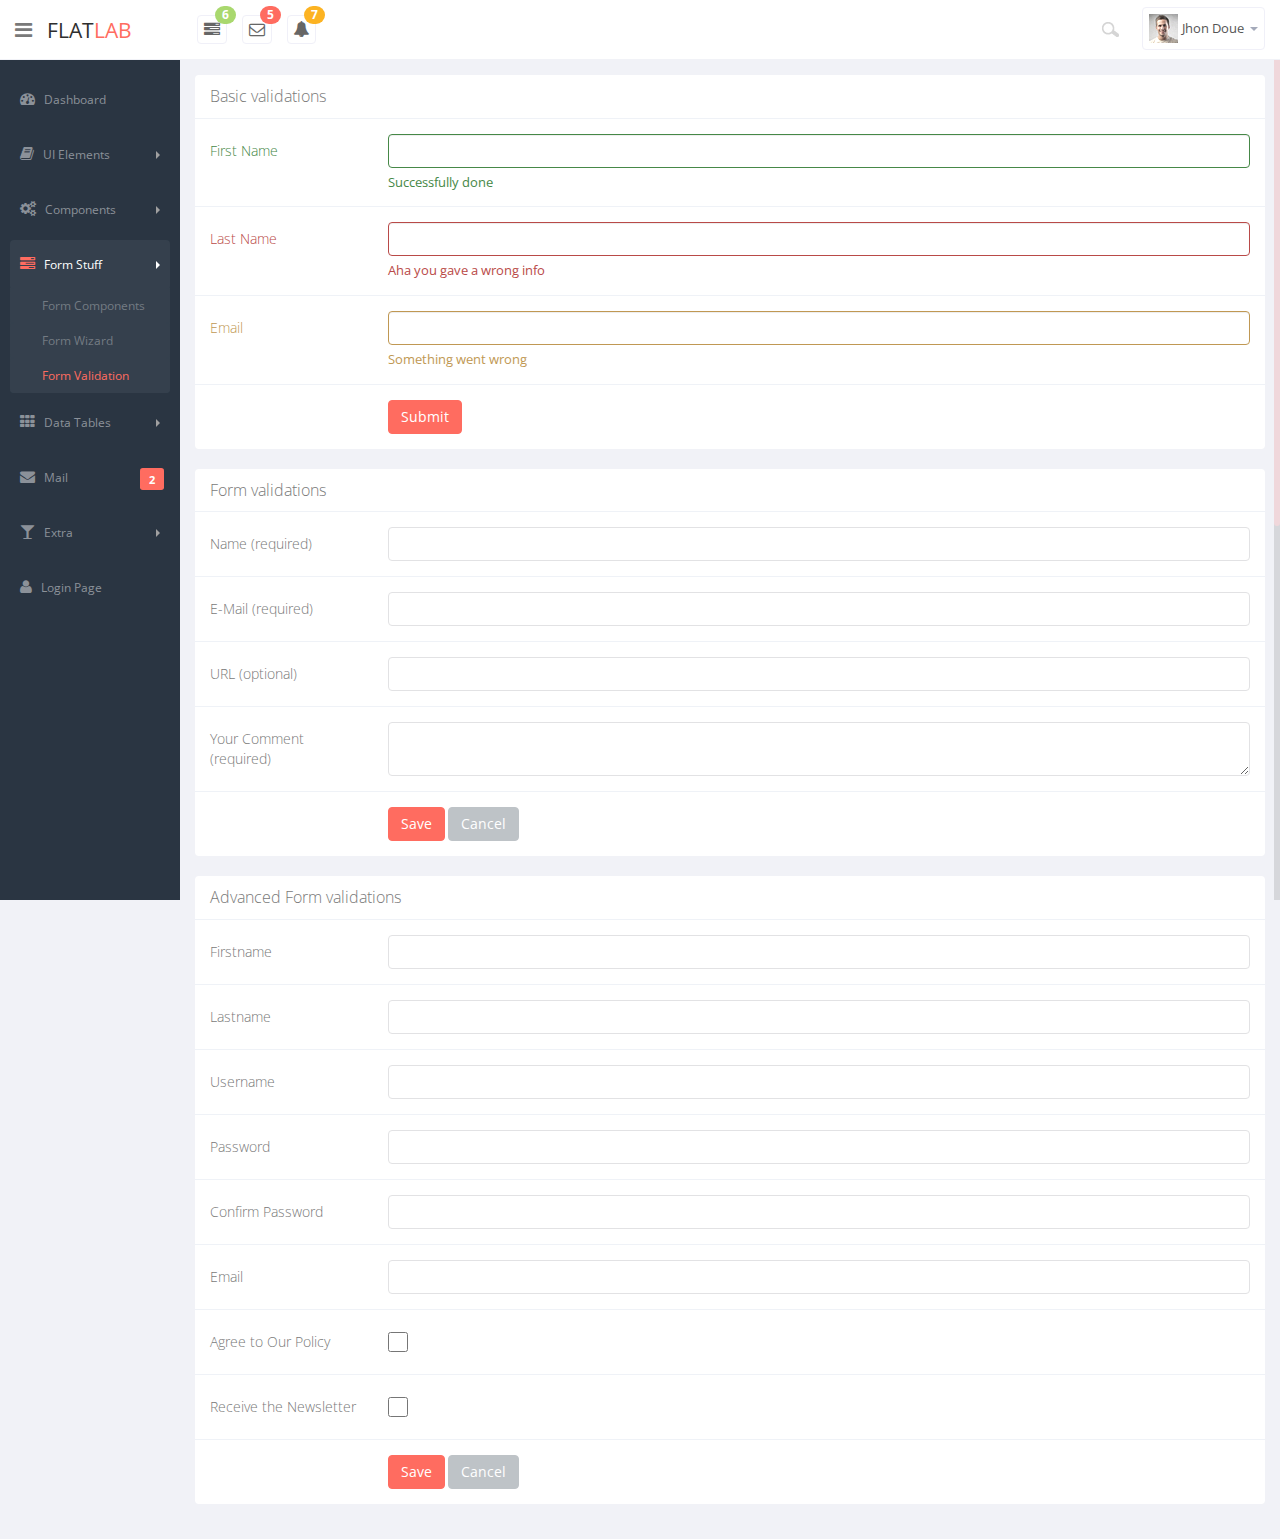
<file: demo/form_validation.html>
<!DOCTYPE html>
<html lang="en">
  <head>
    <meta charset="utf-8">
    <meta name="viewport" content="width=device-width, initial-scale=1.0">
    <meta name="description" content="">
    <meta name="author" content="Mosaddek">
    <meta name="keyword" content="FlatLab, Dashboard, Bootstrap, Admin, Template, Theme, Responsive, Fluid, Retina">
    <link rel="shortcut icon" href="img/favicon.html">

    <title>Form Validation</title>

    <!-- Bootstrap core CSS -->
    <link href="css/bootstrap.min.css" rel="stylesheet">
    <link href="css/bootstrap-reset.css" rel="stylesheet">
    <!--external css-->
    <link href="assets/font-awesome/css/font-awesome.css" rel="stylesheet" />
    <!-- Custom styles for this template -->
    <link href="css/style.css" rel="stylesheet">
    <link href="css/style-responsive.css" rel="stylesheet" />

    <!-- HTML5 shim and Respond.js IE8 support of HTML5 tooltipss and media queries -->
    <!--[if lt IE 9]>
      <script src="js/html5shiv.js"></script>
      <script src="js/respond.min.js"></script>
    <![endif]-->
  </head>

  <body>

  <section id="container" class="">
      <!--header start-->
      <header class="header white-bg">
          <div class="sidebar-toggle-box">
              <div data-original-title="Toggle Navigation" data-placement="right" class="icon-reorder tooltips"></div>
          </div>
          <!--logo start-->
          <a href="#" class="logo" >Flat<span>lab</span></a>
          <!--logo end-->
          <div class="nav notify-row" id="top_menu">
            <!--  notification start -->
            <ul class="nav top-menu">
              <!-- settings start -->
              <li class="dropdown">
                  <a data-toggle="dropdown" class="dropdown-toggle" href="#">
                      <i class="icon-tasks"></i>
                      <span class="badge bg-success">6</span>
                  </a>
                  <ul class="dropdown-menu extended tasks-bar">
                      <div class="notify-arrow notify-arrow-green"></div>
                      <li>
                          <p class="green">You have 6 pending tasks</p>
                      </li>
                      <li>
                          <a href="#">
                              <div class="task-info">
                                  <div class="desc">Dashboard v1.3</div>
                                  <div class="percent">40%</div>
                              </div>
                              <div class="progress progress-striped">
                                  <div class="progress-bar progress-bar-success" role="progressbar" aria-valuenow="40" aria-valuemin="0" aria-valuemax="100" style="width: 40%">
                                      <span class="sr-only">40% Complete (success)</span>
                                  </div>
                              </div>
                          </a>
                      </li>
                      <li>
                          <a href="#">
                              <div class="task-info">
                                  <div class="desc">Database Update</div>
                                  <div class="percent">60%</div>
                              </div>
                              <div class="progress progress-striped">
                                  <div class="progress-bar progress-bar-warning" role="progressbar" aria-valuenow="60" aria-valuemin="0" aria-valuemax="100" style="width: 60%">
                                      <span class="sr-only">60% Complete (warning)</span>
                                  </div>
                              </div>
                          </a>
                      </li>
                      <li>
                          <a href="#">
                              <div class="task-info">
                                  <div class="desc">Iphone Development</div>
                                  <div class="percent">87%</div>
                              </div>
                              <div class="progress progress-striped">
                                  <div class="progress-bar progress-bar-info" role="progressbar" aria-valuenow="20" aria-valuemin="0" aria-valuemax="100" style="width: 87%">
                                      <span class="sr-only">87% Complete</span>
                                  </div>
                              </div>
                          </a>
                      </li>
                      <li>
                          <a href="#">
                              <div class="task-info">
                                  <div class="desc">Mobile App</div>
                                  <div class="percent">33%</div>
                              </div>
                              <div class="progress progress-striped">
                                  <div class="progress-bar progress-bar-danger" role="progressbar" aria-valuenow="80" aria-valuemin="0" aria-valuemax="100" style="width: 33%">
                                      <span class="sr-only">33% Complete (danger)</span>
                                  </div>
                              </div>
                          </a>
                      </li>
                      <li>
                          <a href="#">
                              <div class="task-info">
                                  <div class="desc">Dashboard v1.3</div>
                                  <div class="percent">45%</div>
                              </div>
                              <div class="progress progress-striped active">
                                  <div class="progress-bar"  role="progressbar" aria-valuenow="45" aria-valuemin="0" aria-valuemax="100" style="width: 45%">
                                      <span class="sr-only">45% Complete</span>
                                  </div>
                              </div>

                          </a>
                      </li>
                      <li class="external">
                          <a href="#">See All Tasks</a>
                      </li>
                  </ul>
              </li>
              <!-- settings end -->
              <!-- inbox dropdown start-->
              <li id="header_inbox_bar" class="dropdown">
                  <a data-toggle="dropdown" class="dropdown-toggle" href="#">
                      <i class="icon-envelope-alt"></i>
                      <span class="badge bg-important">5</span>
                  </a>
                  <ul class="dropdown-menu extended inbox">
                      <div class="notify-arrow notify-arrow-red"></div>
                      <li>
                          <p class="red">You have 5 new messages</p>
                      </li>
                      <li>
                          <a href="#">
                              <span class="photo"><img alt="avatar" src="img/avatar-mini.jpg"></span>
                                    <span class="subject">
                                    <span class="from">Jonathan Smith</span>
                                    <span class="time">Just now</span>
                                    </span>
                                    <span class="message">
                                        Hello, this is an example msg.
                                    </span>
                          </a>
                      </li>
                      <li>
                          <a href="#">
                              <span class="photo"><img alt="avatar" src="img/avatar-mini2.jpg"></span>
                                    <span class="subject">
                                    <span class="from">Jhon Doe</span>
                                    <span class="time">10 mins</span>
                                    </span>
                                    <span class="message">
                                     Hi, Jhon Doe Bhai how are you ?
                                    </span>
                          </a>
                      </li>
                      <li>
                          <a href="#">
                              <span class="photo"><img alt="avatar" src="img/avatar-mini3.jpg"></span>
                                    <span class="subject">
                                    <span class="from">Jason Stathum</span>
                                    <span class="time">3 hrs</span>
                                    </span>
                                    <span class="message">
                                        This is awesome dashboard.
                                    </span>
                          </a>
                      </li>
                      <li>
                          <a href="#">
                              <span class="photo"><img alt="avatar" src="img/avatar-mini4.jpg"></span>
                                    <span class="subject">
                                    <span class="from">Jondi Rose</span>
                                    <span class="time">Just now</span>
                                    </span>
                                    <span class="message">
                                        Hello, this is metrolab
                                    </span>
                          </a>
                      </li>
                      <li>
                          <a href="#">See all messages</a>
                      </li>
                  </ul>
              </li>
              <!-- inbox dropdown end -->
              <!-- notification dropdown start-->
              <li id="header_notification_bar" class="dropdown">
                  <a data-toggle="dropdown" class="dropdown-toggle" href="#">

                      <i class="icon-bell-alt"></i>
                      <span class="badge bg-warning">7</span>
                  </a>
                  <ul class="dropdown-menu extended notification">
                      <div class="notify-arrow notify-arrow-yellow"></div>
                      <li>
                          <p class="yellow">You have 7 new notifications</p>
                      </li>
                      <li>
                          <a href="#">
                              <span class="label label-danger"><i class="icon-bolt"></i></span>
                              Server #3 overloaded.
                              <span class="small italic">34 mins</span>
                          </a>
                      </li>
                      <li>
                          <a href="#">
                              <span class="label label-warning"><i class="icon-bell"></i></span>
                              Server #10 not respoding.
                              <span class="small italic">1 Hours</span>
                          </a>
                      </li>
                      <li>
                          <a href="#">
                              <span class="label label-danger"><i class="icon-bolt"></i></span>
                              Database overloaded 24%.
                              <span class="small italic">4 hrs</span>
                          </a>
                      </li>
                      <li>
                          <a href="#">
                              <span class="label label-success"><i class="icon-plus"></i></span>
                              New user registered.
                              <span class="small italic">Just now</span>
                          </a>
                      </li>
                      <li>
                          <a href="#">
                              <span class="label label-info"><i class="icon-bullhorn"></i></span>
                              Application error.
                              <span class="small italic">10 mins</span>
                          </a>
                      </li>
                      <li>
                          <a href="#">See all notifications</a>
                      </li>
                  </ul>
              </li>
              <!-- notification dropdown end -->
          </ul>
          </div>
          <div class="top-nav ">
              <ul class="nav pull-right top-menu">
                  <li>
                      <input type="text" class="form-control search" placeholder="Search">
                  </li>
                  <!-- user login dropdown start-->
                  <li class="dropdown">
                      <a data-toggle="dropdown" class="dropdown-toggle" href="#">
                          <img alt="" src="img/avatar1_small.jpg">
                          <span class="username">Jhon Doue</span>
                          <b class="caret"></b>
                      </a>
                      <ul class="dropdown-menu extended logout">
                          <div class="log-arrow-up"></div>
                          <li><a href="#"><i class=" icon-suitcase"></i>Profile</a></li>
                          <li><a href="#"><i class="icon-cog"></i> Settings</a></li>
                          <li><a href="#"><i class="icon-bell-alt"></i> Notification</a></li>
                          <li><a href="login.html"><i class="icon-key"></i> Log Out</a></li>
                      </ul>
                  </li>
                  <!-- user login dropdown end -->
              </ul>
          </div>
      </header>
      <!--header end-->
      <!--sidebar start-->
      <aside>
          <div id="sidebar"  class="nav-collapse ">
              <!-- sidebar menu start-->
              <ul class="sidebar-menu">
                  <li class="">
                      <a class="" href="index.html">
                          <i class="icon-dashboard"></i>
                          <span>Dashboard</span>
                      </a>
                  </li>
                  <li class="sub-menu">
                      <a href="javascript:;" class="">
                          <i class="icon-book"></i>
                          <span>UI Elements</span>
                          <span class="arrow"></span>
                      </a>
                      <ul class="sub">
                          <li><a class="" href="general.html">General</a></li>
                          <li><a class="" href="buttons.html">Buttons</a></li>
                          <li><a class="" href="widget.html">Widget</a></li>
                          <li><a class="" href="slider.html">Slider</a></li>
                          <li><a class="" href="font_awesome.html">Font Awesome</a></li>
                      </ul>
                  </li>
                  <li class="sub-menu">
                      <a href="javascript:;" class="">
                          <i class="icon-cogs"></i>
                          <span>Components</span>
                          <span class="arrow"></span>
                      </a>
                      <ul class="sub">
                          <li><a class="" href="grids.html">Grids</a></li>
                          <li><a class="" href="calendar.html">Calendar</a></li>
                          <li><a class="" href="charts.html">Charts</a></li>
                      </ul>
                  </li>
                  <li class="sub-menu active">
                      <a href="javascript:;" class="">
                          <i class="icon-tasks"></i>
                          <span>Form Stuff</span>
                          <span class="arrow"></span>
                      </a>
                      <ul class="sub">
                          <li><a class="" href="form_component.html">Form Components</a></li>
                          <li><a class="" href="form_wizard.html">Form Wizard</a></li>
                          <li class="active"><a class="" href="form_validation.html">Form Validation</a></li>
                      </ul>
                  </li>
                  <li class="sub-menu">
                      <a href="javascript:;" class="">
                          <i class="icon-th"></i>
                          <span>Data Tables</span>
                          <span class="arrow"></span>
                      </a>
                      <ul class="sub">
                          <li><a class="" href="basic_table.html">Basic Table</a></li>
                          <li><a class="" href="dynamic_table.html">Dynamic Table</a></li>
                      </ul>
                  </li>
                  <li>
                      <a class="" href="inbox.html">
                          <i class="icon-envelope"></i>
                          <span>Mail </span>
                          <span class="label label-danger pull-right mail-info">2</span>
                      </a>
                  </li>
                  <li class="sub-menu">
                      <a href="javascript:;" class="">
                          <i class="icon-glass"></i>
                          <span>Extra</span>
                          <span class="arrow"></span>
                      </a>
                      <ul class="sub">
                          <li><a class="" href="blank.html">Blank Page</a></li>
                          <li><a class="" href="profile.html">Profile</a></li>
                          <li><a class="" href="invoice.html">Invoice</a></li>
                          <li><a class="" href="404.html">404 Error</a></li>
                          <li><a class="" href="500.html">500 Error</a></li>
                      </ul>
                  </li>
                  <li>
                      <a class="" href="login.html">
                          <i class="icon-user"></i>
                          <span>Login Page</span>
                      </a>
                  </li>
              </ul>
              <!-- sidebar menu end-->
          </div>
      </aside>
      <!--sidebar end-->
      <!--main content start-->
      <section id="main-content">
          <section class="wrapper">
              <!-- page start-->
              <div class="row">
                  <div class="col-lg-12">
                      <section class="panel">
                          <header class="panel-heading">
                              Basic validations
                          </header>
                          <div class="panel-body">
                              <form role="form" class="form-horizontal tasi-form">
                                  <div class="form-group has-success">
                                      <label class="col-lg-2 control-label">First Name</label>
                                      <div class="col-lg-10">
                                          <input type="text" placeholder="" id="f-name" class="form-control">
                                          <p class="help-block">Successfully done</p>
                                      </div>
                                  </div>
                                  <div class="form-group has-error">
                                      <label class="col-lg-2 control-label">Last Name</label>
                                      <div class="col-lg-10">
                                          <input type="text" placeholder="" id="l-name" class="form-control">
                                          <p class="help-block">Aha you gave a wrong info</p>
                                      </div>
                                  </div>
                                  <div class="form-group has-warning">
                                      <label class="col-lg-2 control-label">Email</label>
                                      <div class="col-lg-10">
                                          <input type="email" placeholder="" id="email2" class="form-control">
                                          <p class="help-block">Something went wrong</p>
                                      </div>
                                  </div>

                                  <div class="form-group">
                                      <div class="col-lg-offset-2 col-lg-10">
                                          <button class="btn btn-danger" type="submit">Submit</button>
                                      </div>
                                  </div>
                              </form>
                          </div>
                      </section>
                  </div>
              </div>
              <div class="row">
                  <div class="col-lg-12">
                      <section class="panel">
                          <header class="panel-heading">
                              Form validations
                          </header>
                          <div class="panel-body">
                              <div class=" form">
                                  <form class="cmxform form-horizontal tasi-form" id="commentForm" method="get" action="#">
                                      <div class="form-group ">
                                          <label for="cname" class="control-label col-lg-2">Name (required)</label>
                                          <div class="col-lg-10">
                                              <input class=" form-control" id="cname" name="name" minlength="2" type="text" required />
                                          </div>
                                      </div>
                                      <div class="form-group ">
                                          <label for="cemail" class="control-label col-lg-2">E-Mail (required)</label>
                                          <div class="col-lg-10">
                                              <input class="form-control " id="cemail" type="email" name="email" required />
                                          </div>
                                      </div>
                                      <div class="form-group ">
                                          <label for="curl" class="control-label col-lg-2">URL (optional)</label>
                                          <div class="col-lg-10">
                                              <input class="form-control " id="curl" type="url" name="url" />
                                          </div>
                                      </div>
                                      <div class="form-group ">
                                          <label for="ccomment" class="control-label col-lg-2">Your Comment (required)</label>
                                          <div class="col-lg-10">
                                              <textarea class="form-control " id="ccomment" name="comment" required></textarea>
                                          </div>
                                      </div>
                                      <div class="form-group">
                                          <div class="col-lg-offset-2 col-lg-10">
                                              <button class="btn btn-danger" type="submit">Save</button>
                                              <button class="btn btn-default" type="button">Cancel</button>
                                          </div>
                                      </div>
                                  </form>
                              </div>

                          </div>
                      </section>
                  </div>
              </div>
              <div class="row">
                  <div class="col-lg-12">
                      <section class="panel">
                          <header class="panel-heading">
                             Advanced Form validations
                          </header>
                          <div class="panel-body">
                              <div class="form">
                                  <form class="cmxform form-horizontal tasi-form" id="signupForm" method="get" action="#">
                                      <div class="form-group ">
                                          <label for="firstname" class="control-label col-lg-2">Firstname</label>
                                          <div class="col-lg-10">
                                              <input class=" form-control" id="firstname" name="firstname" type="text" />
                                          </div>
                                      </div>
                                      <div class="form-group ">
                                          <label for="lastname" class="control-label col-lg-2">Lastname</label>
                                          <div class="col-lg-10">
                                              <input class=" form-control" id="lastname" name="lastname" type="text" />
                                          </div>
                                      </div>
                                      <div class="form-group ">
                                          <label for="username" class="control-label col-lg-2">Username</label>
                                          <div class="col-lg-10">
                                              <input class="form-control " id="username" name="username" type="text" />
                                          </div>
                                      </div>
                                      <div class="form-group ">
                                          <label for="password" class="control-label col-lg-2">Password</label>
                                          <div class="col-lg-10">
                                              <input class="form-control " id="password" name="password" type="password" />
                                          </div>
                                      </div>
                                      <div class="form-group ">
                                          <label for="confirm_password" class="control-label col-lg-2">Confirm Password</label>
                                          <div class="col-lg-10">
                                              <input class="form-control " id="confirm_password" name="confirm_password" type="password" />
                                          </div>
                                      </div>
                                      <div class="form-group ">
                                          <label for="email" class="control-label col-lg-2">Email</label>
                                          <div class="col-lg-10">
                                              <input class="form-control " id="email" name="email" type="email" />
                                          </div>
                                      </div>
                                      <div class="form-group ">
                                          <label for="agree" class="control-label col-lg-2 col-sm-3">Agree to Our Policy</label>
                                          <div class="col-lg-10 col-sm-9">
                                              <input  type="checkbox" style="width: 20px" class="checkbox form-control" id="agree" name="agree" />
                                          </div>
                                      </div>
                                      <div class="form-group ">
                                          <label for="newsletter" class="control-label col-lg-2 col-sm-3">Receive the Newsletter</label>
                                          <div class="col-lg-10 col-sm-9">
                                              <input  type="checkbox" style="width: 20px" class="checkbox form-control" id="newsletter" name="newsletter" />
                                          </div>
                                      </div>

                                      <div class="form-group">
                                          <div class="col-lg-offset-2 col-lg-10">
                                              <button class="btn btn-danger" type="submit">Save</button>
                                              <button class="btn btn-default" type="button">Cancel</button>
                                          </div>
                                      </div>
                                  </form>
                              </div>
                          </div>
                      </section>
                  </div>
              </div>
              <!-- page end-->
          </section>
      </section>
      <!--main content end-->
  </section>

    <!-- js placed at the end of the document so the pages load faster -->
    <script src="js/jquery.js"></script>
    <script src="js/bootstrap.min.js"></script>
    <script src="js/jquery.scrollTo.min.js"></script>
    <script src="js/jquery.nicescroll.js" type="text/javascript"></script>
    <script type="text/javascript" src="js/jquery.validate.min.js"></script>


    <!--common script for all pages-->
    <script src="js/common-scripts.js"></script>

    <!--script for this page-->
    <script src="js/form-validation-script.js"></script>


  </body>
</html>
</file>
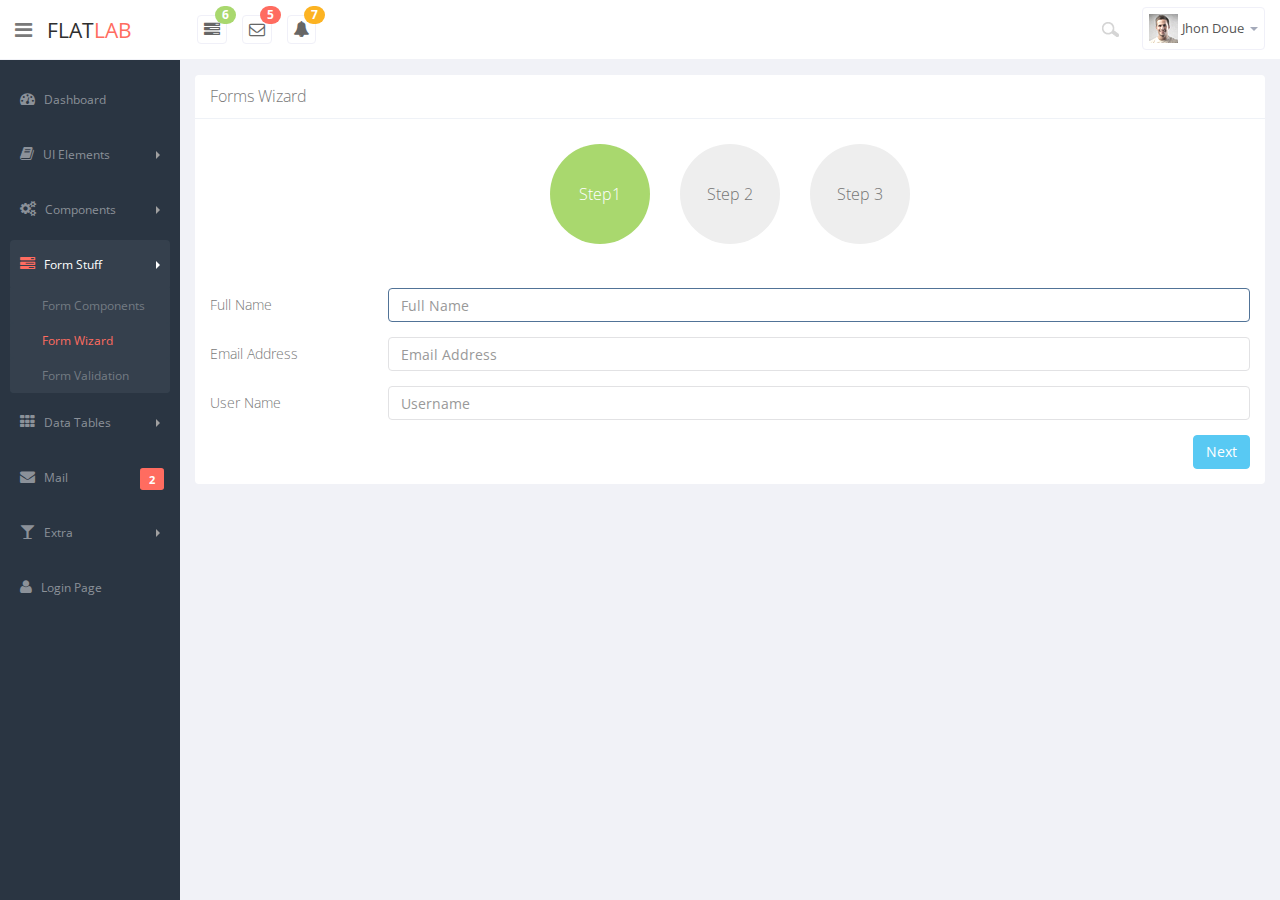
<file: demo/form_wizard.html>
<!DOCTYPE html>
<html lang="en">
  <head>
    <meta charset="utf-8">
    <meta name="viewport" content="width=device-width, initial-scale=1.0">
    <meta name="description" content="">
    <meta name="author" content="Mosaddek">
    <meta name="keyword" content="FlatLab, Dashboard, Bootstrap, Admin, Template, Theme, Responsive, Fluid, Retina">
    <link rel="shortcut icon" href="img/favicon.html">

    <title>Form Wizard</title>

    <!-- Bootstrap core CSS -->
    <link href="css/bootstrap.min.css" rel="stylesheet">
    <link href="css/bootstrap-reset.css" rel="stylesheet">
    <!--external css-->
    <link href="assets/font-awesome/css/font-awesome.css" rel="stylesheet" />
    <!-- Custom styles for this template -->
    <link href="css/style.css" rel="stylesheet">
    <link href="css/style-responsive.css" rel="stylesheet" />

    <!-- HTML5 shim and Respond.js IE8 support of HTML5 tooltipss and media queries -->
    <!--[if lt IE 9]>
      <script src="js/html5shiv.js"></script>
      <script src="js/respond.min.js"></script>
    <![endif]-->
  </head>

  <body>

  <section id="container" class="">
      <!--header start-->
      <header class="header white-bg">
          <div class="sidebar-toggle-box">
              <div data-original-title="Toggle Navigation" data-placement="right" class="icon-reorder tooltips"></div>
          </div>
          <!--logo start-->
          <a href="#" class="logo" >Flat<span>lab</span></a>
          <!--logo end-->
          <div class="nav notify-row" id="top_menu">
            <!--  notification start -->
            <ul class="nav top-menu">
              <!-- settings start -->
              <li class="dropdown">
                  <a data-toggle="dropdown" class="dropdown-toggle" href="#">
                      <i class="icon-tasks"></i>
                      <span class="badge bg-success">6</span>
                  </a>
                  <ul class="dropdown-menu extended tasks-bar">
                      <div class="notify-arrow notify-arrow-green"></div>
                      <li>
                          <p class="green">You have 6 pending tasks</p>
                      </li>
                      <li>
                          <a href="#">
                              <div class="task-info">
                                  <div class="desc">Dashboard v1.3</div>
                                  <div class="percent">40%</div>
                              </div>
                              <div class="progress progress-striped">
                                  <div class="progress-bar progress-bar-success" role="progressbar" aria-valuenow="40" aria-valuemin="0" aria-valuemax="100" style="width: 40%">
                                      <span class="sr-only">40% Complete (success)</span>
                                  </div>
                              </div>
                          </a>
                      </li>
                      <li>
                          <a href="#">
                              <div class="task-info">
                                  <div class="desc">Database Update</div>
                                  <div class="percent">60%</div>
                              </div>
                              <div class="progress progress-striped">
                                  <div class="progress-bar progress-bar-warning" role="progressbar" aria-valuenow="60" aria-valuemin="0" aria-valuemax="100" style="width: 60%">
                                      <span class="sr-only">60% Complete (warning)</span>
                                  </div>
                              </div>
                          </a>
                      </li>
                      <li>
                          <a href="#">
                              <div class="task-info">
                                  <div class="desc">Iphone Development</div>
                                  <div class="percent">87%</div>
                              </div>
                              <div class="progress progress-striped">
                                  <div class="progress-bar progress-bar-info" role="progressbar" aria-valuenow="20" aria-valuemin="0" aria-valuemax="100" style="width: 87%">
                                      <span class="sr-only">87% Complete</span>
                                  </div>
                              </div>
                          </a>
                      </li>
                      <li>
                          <a href="#">
                              <div class="task-info">
                                  <div class="desc">Mobile App</div>
                                  <div class="percent">33%</div>
                              </div>
                              <div class="progress progress-striped">
                                  <div class="progress-bar progress-bar-danger" role="progressbar" aria-valuenow="80" aria-valuemin="0" aria-valuemax="100" style="width: 33%">
                                      <span class="sr-only">33% Complete (danger)</span>
                                  </div>
                              </div>
                          </a>
                      </li>
                      <li>
                          <a href="#">
                              <div class="task-info">
                                  <div class="desc">Dashboard v1.3</div>
                                  <div class="percent">45%</div>
                              </div>
                              <div class="progress progress-striped active">
                                  <div class="progress-bar"  role="progressbar" aria-valuenow="45" aria-valuemin="0" aria-valuemax="100" style="width: 45%">
                                      <span class="sr-only">45% Complete</span>
                                  </div>
                              </div>

                          </a>
                      </li>
                      <li class="external">
                          <a href="#">See All Tasks</a>
                      </li>
                  </ul>
              </li>
              <!-- settings end -->
              <!-- inbox dropdown start-->
              <li id="header_inbox_bar" class="dropdown">
                  <a data-toggle="dropdown" class="dropdown-toggle" href="#">
                      <i class="icon-envelope-alt"></i>
                      <span class="badge bg-important">5</span>
                  </a>
                  <ul class="dropdown-menu extended inbox">
                      <div class="notify-arrow notify-arrow-red"></div>
                      <li>
                          <p class="red">You have 5 new messages</p>
                      </li>
                      <li>
                          <a href="#">
                              <span class="photo"><img alt="avatar" src="img/avatar-mini.jpg"></span>
                                    <span class="subject">
                                    <span class="from">Jonathan Smith</span>
                                    <span class="time">Just now</span>
                                    </span>
                                    <span class="message">
                                        Hello, this is an example msg.
                                    </span>
                          </a>
                      </li>
                      <li>
                          <a href="#">
                              <span class="photo"><img alt="avatar" src="img/avatar-mini2.jpg"></span>
                                    <span class="subject">
                                    <span class="from">Jhon Doe</span>
                                    <span class="time">10 mins</span>
                                    </span>
                                    <span class="message">
                                     Hi, Jhon Doe Bhai how are you ?
                                    </span>
                          </a>
                      </li>
                      <li>
                          <a href="#">
                              <span class="photo"><img alt="avatar" src="img/avatar-mini3.jpg"></span>
                                    <span class="subject">
                                    <span class="from">Jason Stathum</span>
                                    <span class="time">3 hrs</span>
                                    </span>
                                    <span class="message">
                                        This is awesome dashboard.
                                    </span>
                          </a>
                      </li>
                      <li>
                          <a href="#">
                              <span class="photo"><img alt="avatar" src="img/avatar-mini4.jpg"></span>
                                    <span class="subject">
                                    <span class="from">Jondi Rose</span>
                                    <span class="time">Just now</span>
                                    </span>
                                    <span class="message">
                                        Hello, this is metrolab
                                    </span>
                          </a>
                      </li>
                      <li>
                          <a href="#">See all messages</a>
                      </li>
                  </ul>
              </li>
              <!-- inbox dropdown end -->
              <!-- notification dropdown start-->
              <li id="header_notification_bar" class="dropdown">
                  <a data-toggle="dropdown" class="dropdown-toggle" href="#">

                      <i class="icon-bell-alt"></i>
                      <span class="badge bg-warning">7</span>
                  </a>
                  <ul class="dropdown-menu extended notification">
                      <div class="notify-arrow notify-arrow-yellow"></div>
                      <li>
                          <p class="yellow">You have 7 new notifications</p>
                      </li>
                      <li>
                          <a href="#">
                              <span class="label label-danger"><i class="icon-bolt"></i></span>
                              Server #3 overloaded.
                              <span class="small italic">34 mins</span>
                          </a>
                      </li>
                      <li>
                          <a href="#">
                              <span class="label label-warning"><i class="icon-bell"></i></span>
                              Server #10 not respoding.
                              <span class="small italic">1 Hours</span>
                          </a>
                      </li>
                      <li>
                          <a href="#">
                              <span class="label label-danger"><i class="icon-bolt"></i></span>
                              Database overloaded 24%.
                              <span class="small italic">4 hrs</span>
                          </a>
                      </li>
                      <li>
                          <a href="#">
                              <span class="label label-success"><i class="icon-plus"></i></span>
                              New user registered.
                              <span class="small italic">Just now</span>
                          </a>
                      </li>
                      <li>
                          <a href="#">
                              <span class="label label-info"><i class="icon-bullhorn"></i></span>
                              Application error.
                              <span class="small italic">10 mins</span>
                          </a>
                      </li>
                      <li>
                          <a href="#">See all notifications</a>
                      </li>
                  </ul>
              </li>
              <!-- notification dropdown end -->
          </ul>
          </div>
          <div class="top-nav ">
              <ul class="nav pull-right top-menu">
                  <li>
                      <input type="text" class="form-control search" placeholder="Search">
                  </li>
                  <!-- user login dropdown start-->
                  <li class="dropdown">
                      <a data-toggle="dropdown" class="dropdown-toggle" href="#">
                          <img alt="" src="img/avatar1_small.jpg">
                          <span class="username">Jhon Doue</span>
                          <b class="caret"></b>
                      </a>
                      <ul class="dropdown-menu extended logout">
                          <div class="log-arrow-up"></div>
                          <li><a href="#"><i class=" icon-suitcase"></i>Profile</a></li>
                          <li><a href="#"><i class="icon-cog"></i> Settings</a></li>
                          <li><a href="#"><i class="icon-bell-alt"></i> Notification</a></li>
                          <li><a href="login.html"><i class="icon-key"></i> Log Out</a></li>
                      </ul>
                  </li>
                  <!-- user login dropdown end -->
              </ul>
          </div>
      </header>
      <!--header end-->
      <!--sidebar start-->
      <aside>
          <div id="sidebar"  class="nav-collapse ">
              <!-- sidebar menu start-->
              <ul class="sidebar-menu">
                  <li class="">
                      <a class="" href="index.html">
                          <i class="icon-dashboard"></i>
                          <span>Dashboard</span>
                      </a>
                  </li>
                  <li class="sub-menu">
                      <a href="javascript:;" class="">
                          <i class="icon-book"></i>
                          <span>UI Elements</span>
                          <span class="arrow"></span>
                      </a>
                      <ul class="sub">
                          <li><a class="" href="general.html">General</a></li>
                          <li><a class="" href="buttons.html">Buttons</a></li>
                          <li><a class="" href="widget.html">Widget</a></li>
                          <li><a class="" href="slider.html">Slider</a></li>
                          <li><a class="" href="font_awesome.html">Font Awesome</a></li>
                      </ul>
                  </li>
                  <li class="sub-menu">
                      <a href="javascript:;" class="">
                          <i class="icon-cogs"></i>
                          <span>Components</span>
                          <span class="arrow"></span>
                      </a>
                      <ul class="sub">
                          <li><a class="" href="grids.html">Grids</a></li>
                          <li><a class="" href="calendar.html">Calendar</a></li>
                          <li><a class="" href="charts.html">Charts</a></li>
                      </ul>
                  </li>
                  <li class="sub-menu active">
                      <a href="javascript:;" class="">
                          <i class="icon-tasks"></i>
                          <span>Form Stuff</span>
                          <span class="arrow"></span>
                      </a>
                      <ul class="sub">
                          <li><a class="" href="form_component.html">Form Components</a></li>
                          <li class="active"><a class="" href="form_wizard.html">Form Wizard</a></li>
                          <li><a class="" href="form_validation.html">Form Validation</a></li>
                      </ul>
                  </li>
                  <li class="sub-menu">
                      <a href="javascript:;" class="">
                          <i class="icon-th"></i>
                          <span>Data Tables</span>
                          <span class="arrow"></span>
                      </a>
                      <ul class="sub">
                          <li><a class="" href="basic_table.html">Basic Table</a></li>
                          <li><a class="" href="dynamic_table.html">Dynamic Table</a></li>
                      </ul>
                  </li>
                  <li>
                      <a class="" href="inbox.html">
                          <i class="icon-envelope"></i>
                          <span>Mail </span>
                          <span class="label label-danger pull-right mail-info">2</span>
                      </a>
                  </li>
                  <li class="sub-menu">
                      <a href="javascript:;" class="">
                          <i class="icon-glass"></i>
                          <span>Extra</span>
                          <span class="arrow"></span>
                      </a>
                      <ul class="sub">
                          <li><a class="" href="blank.html">Blank Page</a></li>
                          <li><a class="" href="profile.html">Profile</a></li>
                          <li><a class="" href="invoice.html">Invoice</a></li>
                          <li><a class="" href="404.html">404 Error</a></li>
                          <li><a class="" href="500.html">500 Error</a></li>
                      </ul>
                  </li>
                  <li>
                      <a class="" href="login.html">
                          <i class="icon-user"></i>
                          <span>Login Page</span>
                      </a>
                  </li>
              </ul>
              <!-- sidebar menu end-->
          </div>
      </aside>
      <!--sidebar end-->
      <!--main content start-->
      <section id="main-content">
          <section class="wrapper">
              <!-- page start-->
              <div class="row">
                  <div class="col-lg-12">
                      <section class="panel">
                          <header class="panel-heading">
                              Forms Wizard
                          </header>
                          <div class="panel-body">
                              <div class="stepy-tab">
                                  <ul id="default-titles" class="stepy-titles clearfix">
                                      <li id="default-title-0" class="current-step">
                                          <div>Step 1</div>
                                      </li>
                                      <li id="default-title-1" class="">
                                          <div>Step 2</div>
                                      </li>
                                      <li id="default-title-2" class="">
                                          <div>Step 3</div>
                                      </li>
                                  </ul>
                              </div>
                              <form class="form-horizontal" id="default">
                                  <fieldset title="Step1" class="step" id="default-step-0">
                                      <legend> </legend>
                                      <div class="form-group">
                                          <label class="col-lg-2 control-label">Full Name</label>
                                          <div class="col-lg-10">
                                              <input type="text" class="form-control" placeholder="Full Name">
                                          </div>
                                      </div>
                                      <div class="form-group">
                                          <label class="col-lg-2 control-label">Email Address</label>
                                          <div class="col-lg-10">
                                              <input type="text" class="form-control" placeholder="Email Address">
                                          </div>
                                      </div>
                                      <div class="form-group">
                                          <label class="col-lg-2 control-label">User Name</label>
                                          <div class="col-lg-10">
                                              <input type="text" class="form-control" placeholder="Username">
                                          </div>
                                      </div>

                                  </fieldset>
                                  <fieldset title="Step 2" class="step" id="default-step-1" >
                                      <legend> </legend>
                                      <div class="form-group">
                                          <label class="col-lg-2 control-label">Phone</label>
                                          <div class="col-lg-10">
                                              <input type="text" class="form-control" placeholder="Phone">
                                          </div>
                                      </div>
                                      <div class="form-group">
                                          <label class="col-lg-2 control-label">Mobile</label>
                                          <div class="col-lg-10">
                                              <input type="text" class="form-control" placeholder="Mobile">
                                          </div>
                                      </div>
                                      <div class="form-group">
                                          <label class="col-lg-2 control-label">Address</label>
                                          <div class="col-lg-10">
                                              <textarea class="form-control" cols="60" rows="5"></textarea>
                                          </div>
                                      </div>

                                  </fieldset>
                                  <fieldset title="Step 3" class="step" id="default-step-2" >
                                      <legend> </legend>
                                      <div class="form-group">
                                          <label class="col-lg-2 control-label">Full Name</label>
                                          <div class="col-lg-10">
                                              <p class="form-control-static">Tawseef Ahmed</p>
                                          </div>
                                      </div>
                                      <div class="form-group">
                                          <label class="col-lg-2 control-label">Email Address</label>
                                          <div class="col-lg-10">
                                              <p class="form-control-static">tawseef@vectorlab.com</p>
                                          </div>
                                      </div>
                                      <div class="form-group">
                                          <label class="col-lg-2 control-label">User Name</label>
                                          <div class="col-lg-10">
                                              <p class="form-control-static">tawseef</p>
                                          </div>
                                      </div>
                                      <div class="form-group">
                                          <label class="col-lg-2 control-label">Phone</label>
                                          <div class="col-lg-10">
                                              <p class="form-control-static">01234567</p>
                                          </div>
                                      </div>
                                      <div class="form-group">
                                          <label class="col-lg-2 control-label">Mobile</label>
                                          <div class="col-lg-10">
                                              <p class="form-control-static">01234567</p>
                                          </div>
                                      </div>
                                      <div class="form-group">
                                          <label class="col-lg-2 control-label">Address</label>
                                          <div class="col-lg-10">
                                              <p class="form-control-static">
                                                  Dreamland Ave, Suite 73
                                                  AU, PC 1361
                                                  P: (123) 456-7891 </p>
                                          </div>
                                      </div>
                                  </fieldset>
                                  <input type="submit" class="finish btn btn-danger" value="Finish"/>
                              </form>
                          </div>
                      </section>
                  </div>
              </div>
              <!-- page end-->
          </section>
      </section>
      <!--main content end-->
  </section>

    <!-- js placed at the end of the document so the pages load faster -->
    <script src="js/jquery.js"></script>
    <script src="js/bootstrap.min.js"></script>
    <script src="js/jquery.scrollTo.min.js"></script>
    <script src="js/jquery.nicescroll.js" type="text/javascript"></script>



    <!--common script for all pages-->
    <script src="js/common-scripts.js"></script>

    <!--script for this page-->
    <script src="js/jquery.stepy.js"></script>


  <script>

      //step wizard

      $(function() {
          $('#default').stepy({
              backLabel: 'Previous',
              block: true,
              nextLabel: 'Next',
              titleClick: true,
              titleTarget: '.stepy-tab'
          });
      });
  </script>


  </body>
</html>
</file>
<file: demo/css/style-responsive.css>
@media (min-width: 980px) {

}

@media (min-width: 768px) and (max-width: 979px) {

    .mail-box .sm-side {
        width: 30%;
    }

    .mail-box .lg-side {
        width: 70%;
    }

}

@media (max-width: 768px) {

    .header {
        position: absolute;
    }

    /*sidebar*/

    #sidebar {
        height: auto;
        overflow: hidden;
        position: absolute;
        width: 100%;
        z-index: 1001;
    }


    /* body container */
    #main-content {
        margin: 0px!important;
        position: none !important;
    }

    #sidebar > ul > li > a > span {
        line-height: 35px;
    }

    #sidebar > ul > li {
        margin: 0 10px 5px 10px;
    }
    #sidebar > ul > li > a {
        height:35px;
        line-height:35px;
        padding: 0 10px;
        text-align: left;
    }
    #sidebar > ul > li > a i{
        /*display: none !important;*/
    }

    .mail-info, .mail-info:hover {
        display: none !important;
    }
    #sidebar ul > li > a .arrow, #sidebar > ul > li > a .arrow.open {
        margin-right: 10px;
        margin-top: 15px;
    }

    #sidebar ul > li.active > a .arrow, #sidebar ul > li > a:hover .arrow, #sidebar ul > li > a:focus .arrow,
    #sidebar > ul > li.active > a .arrow.open, #sidebar > ul > li > a:hover .arrow.open, #sidebar > ul > li > a:focus .arrow.open{
        margin-top: 15px;
    }

    #sidebar > ul > li > a, #sidebar > ul > li > ul.sub > li {
        width: 100%;
    }
    #sidebar > ul > li > ul.sub > li > a {
        background: transparent !important ;
    }
    #sidebar > ul > li > ul.sub > li > a:hover {
        /*background: #4A8BC2 !important ;*/
    }


    /* sidebar */
    #sidebar {
        margin: 0px !important;
    }

    /* sidebar collabler */
    #sidebar .btn-navbar.collapsed .arrow {
        display: none;
    }

    #sidebar .btn-navbar .arrow {
        position: absolute;
        right: 35px;
        width: 0;
        height: 0;
        top:48px;
        border-bottom: 15px solid #282e36;
        border-left: 15px solid transparent;
        border-right: 15px solid transparent;
    }


    /*---------*/

    .btn {
        margin-bottom: 5px;
    }


    .mail-box aside {
        display: block;
    }

    .mail-box .sm-side , .mail-box .lg-side{
        width: 100% ;
    }

    /* full calendar fix */
    .fc-header-right {
        left:25px;
        position: absolute;
    }

    .fc-header-left .fc-button {
        margin: 0px !important;
        top: -10px !important;
    }

    .fc-header-right .fc-button {
        margin: 0px !important;
        top: -50px !important;
    }

    .fc-state-active, .fc-state-active .fc-button-inner, .fc-state-hover, .fc-state-hover .fc-button-inner {
        background: none !important;
        color: #FFFFFF !important;
    }

    .fc-state-default, .fc-state-default .fc-button-inner {
        background: none !important;
    }

    .fc-button {
        border: none !important;
        margin-right: 2px;
    }

    .fc-view {
        top: 0px !important;
    }

    .fc-button .fc-button-inner {
        margin: 0px !important;
        padding: 2px !important;
        border: none !important;
        margin-right: 2px !important;
        background-color: #fafafa !important;
        background-image: -moz-linear-gradient(top, #fafafa, #efefef) !important;
        background-image: -webkit-gradient(linear, 0 0, 0 100%, from(#fafafa), to(#efefef)) !important;
        background-image: -webkit-linear-gradient(top, #fafafa, #efefef) !important;
        background-image: -o-linear-gradient(top, #fafafa, #efefef) !important;
        background-image: linear-gradient(to bottom, #fafafa, #efefef) !important;
        filter: progid:dximagetransform.microsoft.gradient(startColorstr='#fafafa', endColorstr='#efefef', GradientType=0) !important;
        -webkit-box-shadow: 0 1px 0px rgba(255, 255, 255, .8) !important;
        -moz-box-shadow: 0 1px 0px rgba(255, 255, 255, .8) !important;
        box-shadow: 0 1px 0px rgba(255, 255, 255, .8) !important;
        -webkit-border-radius: 3px !important;
        -moz-border-radius: 3px !important;
        border-radius: 3px !important;
        color: #646464 !important;
        border: 1px solid #ddd !important;
        text-shadow: 0 1px 0px rgba(255, 255, 255, .6) !important;
        text-align: center;
    }

    .fc-button.fc-state-disabled .fc-button-inner {
        color: #bcbbbb !important;
    }

    .fc-button.fc-state-active .fc-button-inner {
        background-color: #e5e4e4 !important;
        background-image: -moz-linear-gradient(top, #e5e4e4, #dddcdc) !important;
        background-image: -webkit-gradient(linear, 0 0, 0 100%, from(#e5e4e4), to(#dddcdc)) !important;
        background-image: -webkit-linear-gradient(top, #e5e4e4, #dddcdc) !important;
        background-image: -o-linear-gradient(top, #e5e4e4, #dddcdc) !important;
        background-image: linear-gradient(to bottom, #e5e4e4, #dddcdc) !important;
        filter: progid:dximagetransform.microsoft.gradient(startColorstr='#e5e4e4', endColorstr='#dddcdc', GradientType=0) !important;
    }

    .fc-content {
        margin-top: 50px;
    }

    .fc-header-title h2 {
        line-height: 40px !important;
        font-size: 12px !important;
    }

    .fc-header {
        margin-bottom:0px !important;
    }

    /*--*/

    /*.chart-position {*/
        /*margin-top: 0px;*/
    /*}*/

    .timeline-desk .album a {
        margin-bottom: 5px;
        margin-right: 4px;
    }

    .stepy-titles li {
        margin: 10px 3px;
    }

    .mail-option .btn {
        margin-bottom: 0;
    }



}



@media (max-width: 480px) {

    .notify-row, .search, .dont-show , .inbox-head .sr-input, .inbox-head .sr-btn{
        display: none;
    }

    .mail-box aside {
        display: block;
    }

    .mail-box .sm-side , .mail-box .lg-side{
        width: 100% ;
    }

    #top_menu .nav > li, ul.top-menu > li {
        float: right;
    }
    .hidden-phone {
        display: none !important;
    }

    .dataTables_filter {
        float: left;
    }

    .dataTables_info {
        margin-bottom: 10px;
    }

    .mail-option .btn {
        margin-bottom: 0;
    }

    .mail-option .inbox-pagination {
        margin-top: 10px;
        float: left;
    }

    .chart-position {
       margin-top: 0px;
     }
}

@media (max-width:320px) {
    .login-social-link a {
        padding: 15px 17px !important;
    }

    .notify-row, .search, .dont-show, .inbox-head .sr-input, .inbox-head .sr-btn {
        display: none;
    }

    .mail-box aside {
        display: block ;
    }

    .mail-box .sm-side , .mail-box .lg-side{
        width: 100% ;
    }

    #top_menu .nav > li, ul.top-menu > li {
        float: right;
    }

    .hidden-phone {
        display: none !important;
    }

    .dataTables_filter {
        float: left;
    }

    .dataTables_info {
        margin-bottom: 10px;
    }

    .mail-option .btn {
        margin-bottom: 0;
    }

    .mail-option .inbox-pagination {
        margin-top: 10px;
        float: left;
    }

    .chart-position {
        margin-top: 0px;
    }

}
</file>
<file: demo/assets/morris.js-0.4.3/morris.css>
.morris-hover {
    position: absolute;
    z-index: 1000;
}

.morris-hover.morris-default-style {
    border-radius: 10px;
    padding: 6px;
    color: #666;
    background: rgba(255, 255, 255, 0.8);
    border: solid 2px rgba(230, 230, 230, 0.8);
    font-family: sans-serif;
    font-size: 12px;
    text-align: center;
}

.morris-hover.morris-default-style .morris-hover-row-label {
    font-weight: bold;
    margin: 0.25em 0;
}

.morris-hover.morris-default-style .morris-hover-point {
    white-space: nowrap;
    margin: 0.1em 0;
}


#hero-graph, #hero-bar, #hero-area, #hero-donut {height: 250px}
</file>
<file: demo/css/style.css>
/*
Template Name: Flat Lab Dashboard build with Bootstrap v3.0
Template Version: 1.0
Author: Mosaddek Hossain
Website: http://thevectorlab.net/
*/

/* Import fonts */
@import url(http://fonts.googleapis.com/css?family=Open+Sans:400,300,300italic,400italic,600,600italic,700,700italic,800,800italic);

body {
    color: #797979;
    background: #f1f2f7;
    font-family: 'Open Sans', sans-serif;
    padding: 0px !important;
    margin: 0px !important;
    font-size:13px;
}

ul li {
    list-style: none;
}

a, a:hover, a:focus {
    text-decoration: none;
    outline: none;
}

::selection {
    background: #FF6C60;
    color: #fff;
}
::-moz-selection {
    background: #FF6C60;
    color: #fff;
}

#container {
    width: 100%;
    height: 100%;
}

/*login page*/

.login-body {
    background-color: #f1f2f7;
}

.form-signin {
    max-width: 330px;
    margin: 100px auto 0;
    background: #fff;
    border-radius: 5px;
    -webkit-border-radius: 5px;
}

.form-signin h2.form-signin-heading {
    margin: 0;
    padding:20px 15px;
    text-align: center;
    background: #41cac0;
    border-radius: 5px 5px 0 0;
    -webkit-border-radius: 5px 5px 0 0;
    color: #fff;
    font-size: 18px;
    text-transform: uppercase;
    font-weight: 300;
    font-family: 'Open Sans', sans-serif;
}

.form-signin .checkbox {
    margin-bottom: 14px;
}
.form-signin .checkbox {
    font-weight: normal;
    color: #b6b6b6;
    font-weight: 300;
    font-family: 'Open Sans', sans-serif;
}
.form-signin .form-control {
    position: relative;
    font-size: 16px;
    height: auto;
    padding: 10px;
    -webkit-box-sizing: border-box;
    -moz-box-sizing: border-box;
    box-sizing: border-box;
}
.form-signin .form-control:focus {
    z-index: 2;
}
.form-signin input[type="text"], .form-signin input[type="password"] {
    margin-bottom: 15px;
    border-radius: 5px;
    -webkit-border-radius: 5px;
    border: 1px solid #eaeaea;
    box-shadow: none;
    font-size: 12px;
}

.form-signin .btn-login {
    background: #f67a6e;
    color: #fff;
    text-transform: uppercase;
    font-weight: 300;
    font-family: 'Open Sans', sans-serif;
    box-shadow: 0 4px #e56b60;
    margin-bottom: 20px;
}

.form-signin p {
    text-align: center;
    color: #b6b6b6;
    font-size: 16px;
    font-weight: 300;
}

.form-signin a {
    color: #b6b6b6;
}

.form-signin a:hover {
    color: #41cac0;
}

.login-wrap {
    padding: 20px;
}

.login-social-link  {
    display: inline-block;
    margin-top: 20px;
    margin-bottom: 15px;
}

.login-social-link a {
    color: #fff;
    padding: 15px 28px;
    border-radius: 4px;
}

.login-social-link a:hover {
    color: #fff;
}

.login-social-link a i {
    font-size: 20px;
    padding-right: 10px;
}

.login-social-link a.facebook {
    background: #5193ea;
    margin-right: 22px;
    box-shadow: 0 4px #2775e2;
	float:left;
}

.login-social-link a.twitter {
    background: #44ccfe;
    box-shadow: 0 4px #2bb4e8;
	float:left;
}


/*sidebar navigation*/

#sidebar {
    width: 180px;
    height: 100%;
    position: fixed;
    background: #2a3542;
}

.nav-collapse.collapse {
    display: inline;
}

ul.sidebar-menu , ul.sidebar-menu li ul.sub{
    margin: -2px 0 0;
    padding: 0;
}

ul.sidebar-menu {
    margin-top: 75px;
}

#sidebar > ul > li > ul.sub {
    display: none;
}

#sidebar > ul > li.active > ul.sub, #sidebar > ul > li > ul.sub > li > a {
    display: block;
}

ul.sidebar-menu li ul.sub li{
    background: #35404D;
    margin-bottom: 0;
    margin-left: 0;
    margin-right: 0;
}

ul.sidebar-menu li ul.sub li:last-child{
    border-radius: 0 0 4px 4px;
    -webkit-border-radius: 0 0 4px 4px;
}

ul.sidebar-menu li ul.sub li a {
    font-size: 12px;
    padding: 0 0 0 32px;
    line-height: 35px;
    height: 35px;
    -webkit-transition: all 0.3s ease;
    -moz-transition: all 0.3s ease;
    -o-transition: all 0.3s ease;
    -ms-transition: all 0.3s ease;
    transition: all 0.3s ease;
    color: #737B83;
}

ul.sidebar-menu li ul.sub li a:hover, ul.sidebar-menu li ul.sub li.active a {
    color: #FF6C60;
    -webkit-transition: all 0.3s ease;
    -moz-transition: all 0.3s ease;
    -o-transition: all 0.3s ease;
    -ms-transition: all 0.3s ease;
    transition: all 0.3s ease;
    display: block;
}

ul.sidebar-menu li{
    line-height: 20px !important;
    margin-bottom: 5px;
    margin-left:10px;
    margin-right:10px;
}

ul.sidebar-menu li.sub-menu{
    line-height: 15px;
}

ul.sidebar-menu li a span{
    display: inline-block;
}

ul.sidebar-menu li a{
    color: #8b9199;
    text-decoration: none;
    display: block;
    padding: 15px 0 15px 10px;
    font-size: 12px;
    outline: none;
    -webkit-transition: all 0.3s ease;
    -moz-transition: all 0.3s ease;
    -o-transition: all 0.3s ease;
    -ms-transition: all 0.3s ease;
    transition: all 0.3s ease;
}

ul.sidebar-menu li.active a, ul.sidebar-menu li a:hover, ul.sidebar-menu li a:focus {
    background: #35404d;
    color: #fff;
    display: block;
    border-radius: 4px;
    -webkit-border-radius: 4px;

    -webkit-transition: all 0.3s ease;
    -moz-transition: all 0.3s ease;
    -o-transition: all 0.3s ease;
    -ms-transition: all 0.3s ease;
    transition: all 0.3s ease;
}


ul.sidebar-menu li a i {
    font-size: 15px;
    padding-right: 6px;
}

ul.sidebar-menu li a:hover i, ul.sidebar-menu li a:focus i {
    color: #FF6C60;
}

ul.sidebar-menu li.active a i {
    color: #FF6C60;
}


#sidebar ul > li > a .arrow {
    border-bottom: 4px solid transparent;
    border-left: 4px solid #A0A0A0;
    border-top: 4px solid transparent;
    float: right;
    height: 0;
    margin-right: 10px;
    margin-top: 6px;
    width: 0;
}

#sidebar > ul > li > a .arrow.open {
    border-left: 4px solid transparent;
    border-right: 4px solid transparent;
    border-top: 5px solid #A0A0A0;
    float: right;
    height: 0;
    margin-right: 10px;
    margin-top: 8px;
    width: 0;
}

#sidebar ul > li.active > a .arrow, #sidebar ul > li > a:hover .arrow, #sidebar ul > li > a:focus .arrow {
    float: right;
    margin-top: 6px;
    margin-right: 10px;
    width: 0;
    height: 0;
    border-left: 4px solid #fff;
    border-top: 4px solid transparent;
    border-bottom: 4px solid transparent;
}

#sidebar > ul > li.active > a .arrow.open, #sidebar > ul > li > a:hover .arrow.open, #sidebar > ul > li > a:focus .arrow.open {
    float: right;
    margin-top: 8px;
    margin-right: 10px;
    width: 0;
    height: 0;
    border-top: 5px solid #fff;
    border-left: 4px solid transparent;
    border-right: 4px solid transparent;
}

.mail-info, .mail-info:hover {
    margin: 0px 6px 0 0;
    font-size: 11px;
}

/*main content*/

#main-content {
    margin-left: 180px;
}

.header, .footer {
    min-height: 60px;
    padding: 0 15px;
}

.header {
    position: fixed;
    left: 0;
    right: 0;
    z-index: 1002;
}

.white-bg {
    background: #fff;
    border-bottom: 1px solid #f1f2f7;
}

.wrapper {
    display: inline-block;
    margin-top: 60px;
    padding: 15px;
    width: 100%;
}

a.logo {
    font-size: 21px;
    color: #2e2e2e;
    float: left;
    margin-top: 15px;
    text-transform: uppercase;
}

a.logo:hover, a.logo:focus {
    text-decoration: none;
    outline: none;
}

a.logo span {
    color: #FF6C60;
}


/*notification*/

#top_menu .nav > li, ul.top-menu > li {
    float: left;
}

.notify-row {
    float: left;
    margin-top: 15px;
    margin-left: 65px;
}

ul.top-menu > li > a {
    color: #666666;
    font-size: 16px;
    border-radius: 4px;
    -webkit-border-radius: 4px;
    border:1px solid #f0f0f8 !important;
    padding: 2px 6px;
    margin-right: 15px;
}

ul.top-menu > li > a:hover, ul.top-menu > li > a:focus {
    border:1px solid #f0f0f8 !important;
    background-color: #fff!important;
    border-color: #f0f0f8 !important;
    text-decoration: none;
    border-radius: 4px;
    -webkit-border-radius: 4px;
    color: #2E2E2E !important;
}

.notify-row .badge {
    position: absolute;
    right: -10px;
    top: -10px;
    z-index: 100;
}

.dropdown-menu.extended {
    max-width: 300px !important;
    min-width: 160px !important;
    top: 42px;
    width: 235px !important;
    padding: 0;
    box-shadow: 0 2px 5px rgba(0, 0, 0, 0.176) !important;
    border: none !important;
    border-radius: 4px;
    -webkit-border-radius: 4px;
}

@media screen and (-webkit-min-device-pixel-ratio:0) {
    /* Safari and Chrome */
    .dropdown-menu.extended  {
        box-shadow: 0 2px 8px rgba(0, 0, 0, 0.176) !important;
    };
}

.dropdown-menu.extended li p {
    background-color: #F1F2F7;
    color: #666666;
    margin: 0;
    padding: 10px;
    border-radius: 4px 4px 0px 0px;
    -webkit-border-radius: 4px 4px 0px 0px;
}

.dropdown-menu.extended li p.green {
    background-color: #a9d86e;
    color: #fff;
}

.dropdown-menu.extended li p.red {
    background-color: #ff6c60;
    color: #fff;
}

.dropdown-menu.extended li p.yellow {
    background-color: #fcb322;
    color: #fff;
}

.dropdown-menu.extended li a {
    border-bottom: 1px solid #EBEBEB !important;
    font-size: 12px;
    list-style: none;
}

.dropdown-menu.extended li a {
    padding: 15px 10px !important;
    width: 100%;
    display: inline-block;
}

.dropdown-menu.extended li a:hover {
    background-color: #F7F8F9 !important;
    color: #2E2E2E;
}

.dropdown-menu.tasks-bar .task-info .desc {
    font-size: 13px;
    font-weight: normal;
}

.dropdown-menu.tasks-bar .task-info .percent {
    display: inline-block;
    float: right;
    font-size: 13px;
    font-weight: 600;
    padding-left: 10px;
    margin-top: -4px;
}

.dropdown-menu.extended .progress {
    margin-bottom: 0 !important;
    height: 10px;
}

.dropdown-menu.inbox li a .photo img {
    border-radius: 2px 2px 2px 2px;
    float: left;
    height: 40px;
    margin-right: 4px;
    width: 40px;
}

.dropdown-menu.inbox li a .subject {
    display: block;
}

.dropdown-menu.inbox li a .subject .from {
    font-size: 12px;
    font-weight: 600;
}

.dropdown-menu.inbox li a .subject .time {
    font-size: 11px;
    font-style: italic;
    font-weight: bold;
    position: absolute;
    right: 5px;
}

.dropdown-menu.inbox li a .message {
    display: block !important;
    font-size: 11px;
}

.top-nav  {
    margin-top: 7px;
}

.top-nav ul.top-menu > li .dropdown-menu.logout {
    width: 268px !important;

}

.top-nav li.dropdown .dropdown-menu {
    float: right;
    right: 0;
    left: auto;
}

.dropdown-menu.extended.logout > li {
    float: left;
    text-align: center;
    width: 33.3%;
}

.dropdown-menu.extended.logout > li:last-child {
    float: left;
    text-align: center;
    width: 100%;
    background: #a9d96c;
    border-radius: 0 0 3px 3px;
}

.dropdown-menu.extended.logout > li:last-child > a, .dropdown-menu.extended.logout > li:last-child > a:hover {
    color: #fff;
    border-bottom: none !important;
    text-transform: uppercase;
}

.dropdown-menu.extended.logout > li:last-child > a:hover > i{
    color: #fff;
}

.dropdown-menu.extended.logout > li > a {
    color: #a4abbb;
    border-bottom: none !important;
}

.dropdown-menu.extended.logout > li > a:hover {
    background: none !important;
    color: #50c8ea;
}

.dropdown-menu.extended.logout > li > a:hover i {
    color: #50c8ea;
}

.dropdown-menu.extended.logout > li > a i {
    font-size: 17px;
}

.dropdown-menu.extended.logout > li > a > i {
    display: block;
}

.top-nav .username {
    font-size: 13px;
    color: #555555;
}

.top-nav ul.top-menu > li > a {
    border: 1px solid #eeeeee;
    border-radius: 4px;
    -webkit-border-radius: 4px;
    padding: 6px;
    background: none;
    margin-right: 0;
}
.top-nav ul.top-menu > li {
    margin-left: 10px;
}

.top-nav ul.top-menu > li > a:hover, .top-nav ul.top-menu > li > a:focus {
    border:1px solid #F1F2F7;
    background: #F1F2F7;

}

.top-nav .dropdown-menu.extended.logout {
    top: 50px;
}

.top-nav .nav .caret {
    border-bottom-color: #A4AABA;
    border-top-color: #A4AABA;
}
.top-nav ul.top-menu > li > a:hover .caret {
    border-bottom-color: #000;
    border-top-color: #000;
}

.log-arrow-up {
    background: url("../img/arrow-up.png") no-repeat;
    width: 20px;
    height: 11px;
    position: absolute;
    right: 20px;
    top: -10px;
}

/*----*/

.notify-arrow {
    border-style: solid;
    border-width: 0 9px 9px;
    height: 0;
    margin-top: 0;
    opacity: 0;
    position: absolute;
    left: 7px;
    top: -18px;
    transition: all 0.25s ease 0s;
    width: 0;
    z-index: 10;
    margin-top: 10px;
    opacity: 1;
}

.notify-arrow-yellow {
    border-color: transparent transparent #FCB322;
    border-bottom-color: #FCB322 !important;
    border-top-color: #FCB322 !important;
}
.notify-arrow-red {
    border-color: transparent transparent #ff6c60;
    border-bottom-color: #ff6c60 !important;
    border-top-color: #ff6c60 !important;
}
.notify-arrow-green {
    border-color: transparent transparent #a9d86e;
    border-bottom-color: #a9d86e !important;
    border-top-color: #a9d86e !important;
}


/*search*/

.search {
    margin-top: 6px ;
    width: 20px;
    -webkit-transition: all .3s ease;
    -moz-transition: all .3s ease;
    -ms-transition: all .3s ease;
    -o-transition: all .3s ease;
    transition: all .3s ease;
    border: 1px solid #fff;
    box-shadow: none;
    background: url("../img/search-icon.jpg") no-repeat 10px 8px;
    padding:0 5px 0 35px;
    color: #fff;
}

.search:focus {
    margin-top: 5px ;
    width: 180px;
    border: 1px solid #eaeaea;
    box-shadow: none;
    -webkit-transition: all .3s ease;
    -moz-transition: all .3s ease;
    -ms-transition: all .3s ease;
    -o-transition: all .3s ease;
    transition: all .3s ease;
    color: #c8c8c8;
    font-weight: 300;
}

/*--sidebar toggle---*/

.sidebar-toggle-box {
    float: left;
    padding-right: 15px;
    margin-top: 20px;
}

.sidebar-toggle-box .icon-reorder {
    cursor: pointer;
    display: inline-block;
    font-size: 20px;
}


.sidebar-closed > #sidebar > ul {
    display: none;
}

.sidebar-closed #main-content {
    margin-left: 0px;
}

.sidebar-closed #sidebar {
    margin-left: -180px;
}

/*state overview*/

.state-overview .symbol, .state-overview .value {
    display: inline-block;
    text-align: center;
}

.state-overview .value  {
    float: right;

}

.state-overview .value h1, .state-overview .value p  {
    margin: 0;
    padding: 0;
    color: #c6cad6;
}

.state-overview .value h1 {
    font-weight: 300;
}

.state-overview .symbol i {
    color: #fff;
    font-size: 50px;
}

.state-overview .symbol {
    width: 40%;
    padding: 25px 15px;
    -webkit-border-radius: 4px 0px 0px 4px;
    border-radius: 4px 0px 0px 4px;
}

.state-overview .value {
    width: 58%;
    padding-top: 21px;
}

.state-overview .terques {
    background: #6ccac9;
}

.state-overview .red {
    background: #ff6c60;
}

.state-overview .yellow {
    background: #f8d347;
}

.state-overview .blue {
    background: #57c8f2;
}

/*main chart*/

.border-head h3 {
    border-bottom: 1px solid #c9cdd7;
    margin-top: 0;
    margin-bottom: 20px;
    padding-bottom: 5px;
    font-weight: normal;
    font-size: 18px;
    display: inline-block;
    width: 100%;
    font-weight: 300;
}

.custom-bar-chart {
    height: 305px;
    margin-top: 40px;
    margin-bottom: 40px;
    border-top: 1px dashed #c9cdd7;
}

.custom-bar-chart .bar {
    height: 100%;
    position: relative;
    width: 4.3%;
    margin: 20px 2%;
    float: left;
    text-align: center;
    -webkit-border-radius: 4px;
    -moz-border-radius: 4px;
    border-radius: 4px;
    z-index: 10;
}

.custom-bar-chart .bar:before {
    background:#bfc2cd;
    border-radius: 50%;
    -webkit-border-radius: 50%;
    content: "";
    height: 10px;
    left: 50%;
    margin-left: -5px;
    margin-top: -26px;
    position: absolute;
    width: 10px;
    z-index: -1;
}

.custom-bar-chart .bar:after {
    content: '';
    position: absolute;
    z-index: -1;
    margin-top: -10px;
    left: 50%;
    margin-left: -1px;
    height: 100%;
    width: 1px;
    background: #bfc2cd;
}

.custom-bar-chart .bar .title {
    position: absolute;
    top: -50px;
    width: 100%;
    text-align: center;
}

.custom-bar-chart .bar .value {
    position: absolute;
    bottom: 0;
    background: #bfc2cd;
    color: #bfc2cd;
    width: 100%;
    -webkit-border-radius: 4px;
    -moz-border-radius: 4px;
    border-radius: 4px;
    -webkit-transition: all .3s ease;
    -moz-transition: all .3s ease;
    -ms-transition: all .3s ease;
    -o-transition: all .3s ease;
    transition: all .3s ease;
}

.custom-bar-chart .bar .value:before {
    border-top: 5px solid #f1f2f7;
    position: absolute;
    content: '';
    width: 100%;
    height: 100%;
    top: -5px;
    left: 0;
}

.custom-bar-chart .bar .value:hover {
    background: #e8403f;
    color: #fff;
}

.custom-bar-chart .bar.doted:before {
    background: #bfc2cd;
    content: "";
    height: 8px;
    left: 50%;
    margin-left: -3px;
    margin-top: -25px;
    position: absolute;
    width: 8px;
    z-index: -1;
}

.custom-bar-chart .bar.doted:after {
    content: '';
    position: absolute;
    z-index: -1;
    margin-top: -10px;
    left: 50%;
    margin-left: 0;
    height: 100%;
    width: 1px;
    background: transparent;
    border-left: 1px dashed #d6d9e0;
}

.custom-bar-chart .bar.doted .title {
    top: -42px;
    font-size: 10px;
}


/*spark line*/
.chart {
    display: inline-block;
    text-align: center;
    width: 100%;
}
.chart .heading {
    text-align: left;
}
.chart .heading span {
    display: block;
}
.panel.green-chart .chart-tittle {
    font-size: 16px;
    padding: 15px;
    display: inline-block;
    font-weight:normal;
    background: #99c262;
    width: 100%;
    -webkit-border-radius: 0px 0px 4px 4px;
    border-radius: 0px 0px 4px 4px;
}

#barchart {
    margin-bottom: -15px;
    display: inline-block;
}

.chart-tittle .title {

}

.panel.green-chart .chart-tittle .value {
    float: right;
    color: #c0f080;
}

.panel.green-chart {
    background: #a9d96c;
    color: #fff;
}

.panel.terques-chart {
    background: #41cac0;
    color: #fff;
}

.panel.terques-chart .chart-tittle .value {
    float: right;
    color: #fff;
}

.panel.terques-chart .chart-tittle .value a {
    color: #fff;
    font-size: 12px;
}

.panel.terques-chart .chart-tittle .value a:hover, .panel.terques-chart .chart-tittle .value a.active {
    color: #55f2e7;
    font-size: 12px;
}

.panel.terques-chart .chart-tittle {
    font-size: 16px;
    padding: 15px;
    display: inline-block;
    font-weight:normal;
    background: #39b7ac;
    width: 100%;
    -webkit-border-radius: 0px 0px 4px 4px;
    border-radius: 0px 0px 4px 4px;
}

.inline-block {
    display: inline-block;
}

/**/

.panel-body.chart-texture {
    background: url("../img/chart-texture.jpg");
    -webkit-border-radius: 4px 4px 0px 0px;
    border-radius: 4px 4px 0px 0px;
}


/*personal task*/

.task-thumb {
    width: 90px;
    float: left;
}

.task-thumb img {
    border-radius: 4px;
    -webkit-border-radius: 4px;
}

.task-thumb-details {
    display: inline-block;
    margin: 25px 0 0 10px;
}

.task-progress {
    float: left;
}

.task-thumb-details h1, .task-thumb-details h1 a, .task-progress h1, .task-progress h1 a {
    color: #39b5aa;
    font-size: 18px;
    margin: 0;
    padding: 0;
    font-weight: 400;
}

.task-thumb-details p, .task-progress p {
    padding-top: 5px;
    color: #a4aaba;
}


.personal-task tbody tr td{
    padding: 11px 15px;
    border-color: #eeeff1;
}

.personal-task tbody tr td i {
    font-size: 20px;
    color: #c7cbd4;
}

.personal-task.table-hover > tbody > tr:hover > td,
.table-hover > tbody > tr:hover > th {
    background-color: #f7f8fc;
}

.personal-task.table-hover > tbody > tr:hover > td i{
    color: #39b5aa;
}

.personal-task > tbody > tr > td:last-child {
    text-align: right;
}

.task-option {
    float: right;
}

.task-option select{
    height: 35px;
    border: 1px solid #eaeaea;
    border-radius: 4px;
    -webkit-border-radius: 4px;
    padding: 8px;
    color: #a4abbb;
}

.progress-panel {
    padding-bottom: 5px;
}

/*badge*/

.badge.bg-primary {
    background: #8075c4;
}

.badge.bg-success {
    background: #a9d86e;
}

.badge.bg-warning {
    background: #FCB322;
}

.badge.bg-important {
    background: #ff6c60;
}

.badge.bg-info {
    background: #41cac0;
}

.badge.bg-inverse {
    background: #2A3542;
}


/*timeline*/

.timeline {
    border-collapse: collapse;
    border-spacing: 0;
    display: table;
    position: relative;
    table-layout: fixed;
    width: 100%;
}

.timeline:before {
    background-color: #C7CBD6;
    bottom: 0px;
    content: "";
    left: 50%;
    position: absolute;
    top: 0;
    width: 2px;
    z-index: 0;
}

h3.timeline-title {
    margin: 0;
    color: #C8CCD7;
    font-size: 20px;
    font-weight: 400;
    margin: 0 0 5px;
    text-transform: uppercase;
}

.t-info {
    color: #C8CCD7;
}

.timeline-item:before, .timeline-item.alt:after {
    content: "";
    display: block;
    width: 50%;
}

.timeline-item {
    display: table-row;
}

.timeline-desk {
    display: table-cell;
    vertical-align: top;
    width: 50%;
}

.timeline-desk h1 {
    font-size: 16px;
    font-weight: 300;
    margin: 0 0 5px;
}

.timeline-desk .panel {
    display: block;
    margin-left: 25px;
    position: relative;
    text-align: left;
    background: #F4F4F4;
}

.timeline-item .timeline-desk .arrow {
    border-bottom: 8px solid transparent;
    border-top: 8px solid transparent;
    display: block;
    height: 0;
    left: -7px;
    position: absolute;
    top: 13px;
    width: 0;
}
.timeline-item .timeline-desk .arrow {
    border-right: 8px solid #F4F4F4 !important;
}

.timeline-item.alt .timeline-desk .arrow-alt {
    border-bottom: 8px solid transparent;
    border-top: 8px solid transparent;
    display: block;
    height: 0;
    right: -7px;
    position: absolute;
    top: 13px;
    width: 0;
    left: auto;
}

.timeline-item.alt .timeline-desk .arrow-alt {
    border-left: 8px solid #F4F4F4 !important;
}

.timeline .timeline-icon {
    left: -30px;
    position: absolute;
    top: 15px;
}

.timeline .timeline-icon {
    background: #C7CBD6;
    box-shadow: 0 0 0 3px #C7CBD6;
}

.timeline-desk span a {
    text-transform: uppercase;
}

.timeline-desk h1.red, .timeline-desk span a.red {
    color: #EF6F66;
}

.timeline-desk h1.green, .timeline-desk span a.green  {
    color: #39B6AE;
}
.timeline-desk h1.blue, .timeline-desk span a.blue {
    color: #56C9F5;
}
.timeline-desk h1.purple, .timeline-desk span a.purple {
    color: #8074C6;
}
.timeline-desk h1.light-green, .timeline-desk span a.light-green {
    color: #A8D76F;
}

.timeline .timeline-icon.red {
    background: #EF6F66;
    box-shadow: 0 0 0 3px #EF6F66;
}

.timeline .timeline-icon.green {
    background: #39B6AE;
    box-shadow: 0 0 0 3px #39B6AE;
}

.timeline .timeline-icon.blue {
    background: #56C9F5;
    box-shadow: 0 0 0 3px #56C9F5;
}

.timeline .timeline-icon.purple {
    background: #8074C6;
    box-shadow: 0 0 0 3px #8074C6;
}

.timeline .timeline-icon.light-green {
    background: #A8D76F;
    box-shadow: 0 0 0 3px #A8D76F;
}

.timeline .timeline-icon {
    border: 3px solid #FFFFFF;
    border-radius: 50%;
    -webkit-border-radius: 50%;
    display: block;
    height: 12px;
    width: 12px;
}

.timeline-item.alt .timeline-icon {
    left: auto;
    right: -32px;
}

.timeline .time-icon:before {
    font-size: 16px;
    margin-top: 5px;
}
.timeline .timeline-date {
    left: -200px;
    position: absolute;
    text-align: right;
    top: 12px;
    width: 150px;
}

.timeline-desk h5 span {
    color: #999999;
    display: block;
    font-size: 12px;
    margin-bottom: 4px;
}


.timeline-item.alt:before {
    display: none;
}
.timeline-item:before, .timeline-item.alt:after {
    content: "";
    display: block;
    width: 50%;
}

.timeline-desk p {
    font-size: 12px;
    margin-bottom: 0;
}

.timeline-desk a {
    color: #EF6F66;
}

.timeline-desk .panel {
    margin-bottom: 5px;
}

.timeline-desk .album {
    margin-top: 20px;
}

.timeline-desk .album a {
    margin-right: 5px;
    float: left;
}

.timeline-desk .notification {
    background: none repeat scroll 0 0 #FFFFFF;
    margin-top: 20px;
    padding: 8px;
}


.timeline-item.alt .panel {
    margin-left: 0;
    margin-right: 25px;
}

.timeline-item.alt .timeline-date {
    left: auto;
    right: -200px;
    text-align: left;
}

.mbot30 {
    margin-bottom: 30px;
}

/*---revenue----*/

.revenue-head {
    background: #ff6c60;
    -webkit-border-radius: 4px 4px 0px 0px;
    border-radius: 4px 4px 0px 0px;
    color: #fff;
    line-height: 50px;
}

.revenue-head span {
    background: #e56155;
    padding: 16px;
    -webkit-border-radius: 4px 0px 0px 0px;
    border-radius: 4px 0px 0px 0px;
}

.revenue-head span i {
    font-size: 18px;
}

.revenue-head h3 {
    display: inline;
    padding: 0 10px;
    font-size: 16px;
    font-weight: 300;
}

.revenue-head span.rev-combo {
    background: #e56155;
    padding: 16px;
    line-height: normal;
    -webkit-border-radius: 0px 4px 0px 0px;
    border-radius: 0px 4px 0px 0px;
}

/*easy pie chart*/

.easy-pie-chart {
   display: inline-block;
   padding: 30px 0;
}

.chart-info, .chart-info .increase, .chart-info .decrease {
    display: inline-block;
}

.chart-info {
    width: 100%;
    margin-bottom:5px;
}

.chart-position {
    margin-top: 70px;
}

.chart-info span {
    margin: 0 3px;
}

.chart-info .increase {
    background: #ff6c60;
    width: 10px;
    height: 10px;
}

.chart-info .decrease {
    background: #f2f2f2;
    width: 10px;
    height: 10px;
}

.panel-footer.revenue-foot {
    background-color: #e6e7ec;
    -webkit-border-radius: 0px 0px 4px 4px;
    border-radius: 0px 0px 4px 4px;
    border: none;
    padding: 0;
    width: 100%;
    display: inline-block;
}

@media screen and (-webkit-min-device-pixel-ratio:0) {
    /* Safari and Chrome */
    .panel-footer.revenue-foot {
        margin-bottom: -4px;
    };
    }


.panel-footer.revenue-foot ul  {
    margin: 0;
    padding: 0;
    width: 100%;
    display: inline-flex;
}

.panel-footer.revenue-foot ul li {
    float: left;
    width: 33.33%;
}

.panel-footer.revenue-foot ul li.first a:hover, .panel-footer.revenue-foot ul li.first a {
    -webkit-border-radius: 0px 0px 0px 4px;
    border-radius: 0px 0px 0px 4px;
}

.panel-footer.revenue-foot ul li.last a:hover, .panel-footer.revenue-foot ul li.last a {
    -webkit-border-radius: 0px 0px 4px 0px;
    border-radius: 0px 0px 4px 0px;
    border-right: none;

}

.panel-footer.revenue-foot ul li a{
    display: inline-block;
    width: 100%;
    padding: 14px 15px;
    text-align: center;
    border-right: 1px solid #d5d8df;
    color: #797979;
}

.panel-footer.revenue-foot ul li a:hover, .panel-footer.revenue-foot ul li.active a {
    background: #fff;
    position: relative;
}

.panel-footer.revenue-foot ul li a i {
    color: #c6cad5;
    display: block;
    font-size: 16px;
}
.panel-footer.revenue-foot ul li a:hover i, .panel-footer.revenue-foot ul li.active a i {
    color: #ff6c60;
    display: block;
    font-size: 16px;
}

/*flatlab carousel model*/

.flat-carousal {
    background: #58c9f3;
    -webkit-border-radius: 4px 4px 0px 0px;
    border-radius: 4px 4px 0px 0px;
    padding: 10px;
    color: #fff;
    position: relative;
}

.flat-carousal h1 {
    text-align: center;
    font-size: 16px;
    margin: 30px 20px;
    line-height: 20px;
    font-weight: 300;
    font-style: italic;
}

a.view-all {
    color: #fff;
    background: rgba(0,0,0,0.1);
    padding: 8px 15px;
    text-align: center;
    border-radius: 25px;
    -webkit-border-radius: 25px;
    margin-bottom: 18px;
    display: inline-block;
    text-transform: uppercase;
    font-size: 12px;
}

ul.ft-link {
    margin: 0;
    padding: 0;
}

ul.ft-link li {
    border-right: 1px solid #E6E7EC;
    display: inline-block;
    line-height: 30px;
    margin: 8px 0;
    text-align: center;
    width: 24%;
}

ul.ft-link li a {
    color: #74829c;
    text-transform: uppercase;
    font-size: 12px;
}

ul.ft-link li a:hover, ul.ft-link li.active a {
    color: #58c9f3;
}

ul.ft-link li:last-child {
    border-right: none;
}

ul.ft-link li a i {
    display: block;
}


#owl-demo .item img{
    display: block;
    width: 100%;
    height: auto;
}

.owl-buttons {
    position: absolute;
    top: 70px;
    width: 100%;

}

.owl-prev, .owl-next {
    position: absolute;
}

.owl-next {
    right: 0;
}

.owl-buttons .owl-prev {
    text-indent: -9999px;
    background: url("../img/left-arrow.png") no-repeat;
    width: 6px;
    height: 10px;
    display: inline-block;
}

.owl-buttons .owl-next {
    text-indent: -9999px;
    background: url("../img/right-arrow.png") no-repeat;
    width: 6px;
    height: 10px;
    display: inline-block;
}

/*product post*/

.post-wrap aside {
    display: table-cell;
    float: none;
    height: 100%;
    padding: 0;
    vertical-align: top;
}

.pro-box {
    border-collapse: collapse;
    border-spacing: 0;
    display: table;
    table-layout: fixed;
    width: 100%;
}
.post-info {
    position: relative;
}

.arrow-pro.right:after {
    border-left-color: #FFFFFF;
    border-right-width: 0;
    top: 85px;
    content: " ";
}

.arrow-pro.left:after {
    border-right-color: #FFFFFF;
    border-left-width: 0;
    top: 80px;
    content: " ";
}

.arrow-pro.left {
    left: -8px;
}

.arrow-pro:after {
    border-width: 7px;
    content: "";
}

.arrow-pro, .arrow-pro:after {
    border-color: rgba(0, 0, 0, 0);
    border-style: solid;
    display: block;
    height: 0;
    position: absolute;
    width: 0;
    right: -5px;

}

.post-highlight.yellow {
    background: #f8d347;
    border-radius: 0px 4px 4px 0px;
    -webkit-border-radius: 0px 4px 4px 0px;
}

.post-highlight.terques {
    background: #41cac0;
    border-radius: 4px 0px 0px 04px;
    -webkit-border-radius: 4px 0px 0px 04px;
}

.post-info h1 {
    margin: 0;
    font-size: 18px;
    color: #a19899;
    font-weight: 300;
}

.post-highlight.terques h2 {
    font-size: 16px;
    color: #fff;
    font-style: italic;
    padding: 0 20px;
    line-height: 22px;
    margin: 0;
    font-weight: 300;
}

.post-highlight.terques h2 span, .post-highlight.terques h2 a {
    color: #92faf3;
}

.post-info h1 strong {
    text-transform: uppercase;
    color: #937b7b;
}

.post-info .desk {
    display: inline-block;
}

.post-info .desk  h3{
    font-size: 16px;
}

.post-info .desk.yellow h3 {
    color:#f8d347 ;
}

.post-btn {

}

.post-btn a {
    float: left;
    margin-right: 8px;
    font-size: 18px;
    color: #9a9a9a;
}

.post-btn a:hover {
    color: #727272;
}

.pro-thumb {
    text-align: center;
    display: inline-block;
    border-radius: 50%;
    -webkit-border-radius: 50%;
    border: 10px solid rgba(256,256,256,0.4);
}

.pro-thumb img{
    text-align: center;
    width: 112px;
    height: 112px;
    border-radius: 50%;
    -webkit-border-radius: 50%;

}

.v-align {
    vertical-align: middle !important;
}

.twite h1 {
    margin: 50px 0;
}


.social-footer {
    display: inline;
    text-align: center;
}

.social-footer ul {
    text-align: center;
    margin: 0;
    padding: 0;
}

.social-footer ul li {
    display: inline-block;
    margin: 0 20px;
}

.social-footer ul li a {
    font-size: 25px;
    color: #ceced0;
}

.social-footer ul li a:hover i.icon-facebook, .social-footer ul li.active a i.icon-facebook {
    color: #486eac;
}

.social-footer ul li a:hover i.icon-twitter, .social-footer ul li.active a i.icon-twitter {
    color: #58c9f3;
}

.social-footer ul li a:hover i.icon-google-plus, .social-footer ul li.active a i.icon-google-plus {
    color: #4a4a4a;
}

.social-footer ul li a:hover i.icon-pinterest, .social-footer ul li.active a i.icon-pinterest {
    color: #d1282d;
}

/*pie chart */

.pie-foot {
    background: #6b6b6b;
    padding: 18px 15px;
    color: #fff;
    border-radius: 0 0 4px 4px;
    -webkit-border-radius: 0 0 4px 4px;
    text-align: center;
    font-size: 16px;
    font-weight: 300;
}

/*follower*/

.follower {
    background: #01a89e;
    color: #fff;
    text-align: center;
    border-radius: 4px 4px 0 0;
    -webkit-border-radius: 4px 4px 0 0;
}

.follower-foot {
    padding: 8px 5px 5px 5px;
    color: #757575;
    border-radius: 0 0 4px 4px;
    -webkit-border-radius: 0 0 4px 4px;
    font-weight: 300;
}

.follower-foot ul {
    padding: 0;
    margin: 0;
}
.follower-foot ul li{
    display: inline-block;
    text-align: center;
    width: 48%;
    line-height: normal;
}

.follower-foot ul li h5{
    margin: 5px 0 0 0;
}

.follower h4 {
    margin: 0 0 10px 0;
    font-size: 15px;
    font-weight: 300;
}

.follow-ava {
    border-radius: 50%;
    -webkit-border-radius: 50%;
    border: 5px solid #18b2a6;
    display: inline-block;
}

.follower img {
   border-radius: 50%;
   -webkit-border-radius: 50%;
    width: 62px;
    height: 62px;
    /*display: inline-block;*/
}

/*weather*/

.weather-bg {
    background: #8175c7;
    border-radius: 4px 4px 0 0;
    -webkit-border-radius: 4px 4px 0 0;
    color: #fff;
    text-align: center;
    font-size: 16px;
    font-weight: 300;
}

.weather-bg i {
    font-size: 60px;
    display: block;
}

.weather-bg .degree {
    font-size: 60px;
}

.weather-category {
    padding: 15px 0;
    color: #74829C;
}

.weather-category ul {
    padding:0;
    margin: 0;
    display: inline-block;
    width: 100%;
}

.weather-category ul li {
    display: inline-block;
    width: 32%;
    text-align: center;
    border-right:1px solid #e6e6e6 ;
    display: inline-block;
}

.weather-category ul li h5 {
    margin: 0 0 5px 0;
    text-transform: uppercase;
    font-weight: 300;
}

.weather-category ul li a {

}

.weather-category ul li:last-child  {
    border-right:none ;
}

/*fontawesome*/

.fontawesome-icon-list h2 {
    margin-top: 0;
    font-size: 20px;
    font-weight: 300;
}

.fontawesome-icon-list .col-sm-3 {
    margin-bottom: 10px;
}

.fontawesome-icon-list .page-header {
    border-bottom: 1px solid #C9CDD7;
}

.fontawesome-icon-list i {
    font-size: 16px;
    padding-right: 10px;
}

#web-application, #text-editor, #directional, #video-player, #brand, #medical, #currency {
    margin-top: 10px;
}

/*mail inbox*/

.mail-box {
    border-collapse: collapse;
    border-spacing: 0;
    display: table;
    table-layout: fixed;
    width: 100%;
}

.mail-box aside {
    display: table-cell;
    float: none;
    height: 100%;
    padding: 0;
    vertical-align: top;
}

.mail-box .sm-side {
    width: 25%;
    background: #e5e8ef;
    border-radius: 4px 0 0 4px;
    -webkit-border-radius: 4px 0 0 4px;
}
.mail-box .lg-side {
    width: 75%;
    background: #fff;
    border-radius: 0px 4px 4px 0;
    -webkit-border-radius: 0px 4px 4px 0;
}

.mail-box .sm-side .user-head {
    background: #00a8b3;
    border-radius: 4px 0px 0px 0;
    -webkit-border-radius: 4px 0px 0px 0;
    padding: 10px;
    color: #fff;
    min-height: 80px;
}

.user-head .inbox-avatar {
    width: 65px;
    float: left;
}

.user-head .inbox-avatar img {
    border-radius: 4px;
    -webkit-border-radius: 4px;
}
.user-head .user-name {
    display: inline-block;
    margin:0 0 0 10px;
}

.user-head .user-name h5 {
    font-size: 14px;
    margin-top: 15px;
    margin-bottom: 0;
    font-weight: 300;
}
.user-head .user-name h5 a {
    color: #fff;
}

.user-head .user-name span a {
    font-size: 12px;
    color: #87e2e7;
}

a.mail-dropdown {
    background: #80d3d9;
    padding:3px 5px;
    font-size: 10px;
    color: #01a7b3;
    border-radius: 2px;
    margin-top: 20px;
}

.inbox-body {
    padding: 20px;
}

.btn-compose {
    background: #ff6c60;
    padding: 12px 0;
    text-align: center;
    width: 100%;
    color: #fff;
}
.btn-compose:hover {
    background: #f5675c;
    color: #fff;
}

ul.inbox-nav  {
    display: inline-block;
    width: 100%;
    margin: 0;
    padding: 0;
}

.inbox-divider {
    border-bottom: 1px solid #d5d8df;
}

ul.inbox-nav li {
    display: inline-block;
    line-height: 45px;
    width: 100%;
}

ul.inbox-nav li a  {
    color: #6a6a6a;
    line-height: 45px;
    width: 100%;
    display: inline-block;
    padding: 0 20px;
}

ul.inbox-nav li a:hover, ul.inbox-nav li.active a, ul.inbox-nav li a:focus  {
    color: #6a6a6a;
    background: #d5d7de;
}

ul.inbox-nav li a i {
    padding-right: 10px;
    font-size: 16px;
    color: #6a6a6a;
}

ul.inbox-nav li a span.label {
   margin-top: 13px;
}

ul.labels-info li h4 {
    padding-left:15px;
    padding-right:15px;
    padding-top: 5px;
    color: #5c5c5e;
    font-size: 13px;
    text-transform: uppercase;
}

ul.labels-info li  {
   margin: 0;
}

ul.labels-info li a {
    color: #6a6a6a;
    border-radius: 0;
}

ul.labels-info li a:hover, ul.labels-info li a:focus {
    color: #6a6a6a;
    background: #d5d7de;
}

ul.labels-info li a i {
    padding-right: 10px;
}

.nav.nav-pills.nav-stacked.labels-info p {
    margin-bottom: 0;
    padding: 0 22px;
    color: #9d9f9e;
    font-size: 11px;
}

.inbox-head {
    padding:20px;
    background: #41cac0;
    color: #fff;
    border-radius: 0 4px 0 0;
    -webkit-border-radius: 0 4px 0 0;
    min-height: 80px;
}

.inbox-head  h3 {
    margin: 0;
    display: inline-block;
    padding-top: 6px;
    font-weight: 300;
}

.inbox-head  .sr-input {
    height: 40px;
    border: none;
    box-shadow: none;
    padding: 0 10px;
    float: left;
    border-radius: 4px 0 0 4px;
    color: #8a8a8a;
}
.inbox-head  .sr-btn {
    height: 40px;
    border: none;
    background: #00a6b2;
    color: #fff;
    padding: 0 20px;
    border-radius: 0 4px 4px 0;
    -webkit-border-radius: 0 4px 4px 0;
}

.table-inbox {
    border: 1px solid #d3d3d3;
    margin-bottom: 0;
}

.table-inbox tr td{
    padding: 12px !important;
}

.table-inbox tr td:hover{
    cursor: pointer;
}

.table-inbox tr td .icon-star.inbox-started ,.table-inbox tr td .icon-star:hover{
    color: #f78a09;
}

.table-inbox tr td .icon-star{
    color: #d5d5d5;
}

.table-inbox tr.unread td {
    font-weight: 600;
    background: #f7f7f7;
}

ul.inbox-pagination  {
    float: right;
}

ul.inbox-pagination li {
    float: left;
}

.mail-option {
    display: inline-block;
    margin-bottom: 10px;
    width: 100%;
}

.mail-option .chk-all, .mail-option .btn-group {
    margin-right: 5px;
}

.mail-option .chk-all, .mail-option .btn-group a.btn {
    border: 1px solid #e7e7e7;
    padding: 5px 10px;
    display: inline-block;
    background: #fcfcfc;
    color: #afafaf;
    border-radius: 3px !important;
    -webkit-border-radius: 3px !important;
}
.inbox-pagination a.np-btn  {
    border: 1px solid #e7e7e7;
    padding: 5px 15px;
    display: inline-block;
    background: #fcfcfc;
    color: #afafaf;
    border-radius: 3px !important;
    -webkit-border-radius: 3px !important;
}

.mail-option .chk-all input[type=checkbox] {
    margin-top: 0;
}

.mail-option .btn-group a.all {
    padding: 0;
    border: none;
}

.inbox-pagination a.np-btn {
    margin-left: 5px;
}

.inbox-pagination li span {
    display: inline-block;
    margin-top: 7px;
    margin-right: 5px;
}

.fileinput-button {
    border: 1px solid #e6e6e6;
    background: #eeeeee;
}

.inbox-body .modal .modal-body input, .inbox-body .modal .modal-body textarea{
    border: 1px solid #e6e6e6;
    box-shadow: none;
}

.btn-send, .btn-send:hover {
    background: #00A8B3;
    color: #fff;
}

.btn-send:hover {
    background: #009da7;
}

.modal-header h4.modal-title {
    font-weight: 300;
    font-family: 'Open Sans', sans-serif;
}

.modal-body label {
    font-weight: 400;
    font-family: 'Open Sans', sans-serif;
}


/*404 page*/

.body-404 {
    background: #18d4cb;
    color: #fff;
}

.error-wrapper {
    text-align: center;
    margin-top: 10%;
}

.error-wrapper .icon-404{
    background: url("../img/404_icon.png") no-repeat;
    width: 289px;
    height: 274px;
    display: inline-block;
    margin-left: 30px;
}


.error-wrapper h1 {
    font-size: 90px;
    font-weight: 300;
    margin: -50px 0 0 0;
}

.error-wrapper h2 {
    font-size: 20px;
    font-weight: 300;
    margin: 0 0 30px 0;
}

.error-wrapper p, .error-wrapper p a {
    font-size: 18px;
    font-weight: 300;
}

.error-wrapper p.page-404  {
    color: #7dfff7;
}

.error-wrapper p.page-404 a, .error-wrapper p.page-500 a,  .error-wrapper p.page-404 a:hover, .error-wrapper p.page-500 a:hover {
    color: #fff;
}


/*500 page*/

.body-500 {
    background: #8075c6;
    color: #fff;
}

.error-wrapper p.page-500 {
    color: #afa5f1;
}

.error-wrapper .icon-500{
    background: url("../img/500_icon.png") no-repeat;
    width: 289px;
    height: 274px;
    display: inline-block;
    margin-left: 55px;
}

/*profile*/

.profile-nav .user-heading {
    background: #ff766c;
    color: #fff;
    border-radius: 4px 4px 0 0;
    -webkit-border-radius: 4px 4px 0 0;
    padding: 30px;
    text-align: center;
}

.profile-nav .user-heading.round a  {
    border-radius: 50%;
    -webkit-border-radius: 50%;
    border: 10px solid rgba(256,256,256,0.3);
    display: inline-block;
}

.profile-nav .user-heading a img {
    width: 112px;
    height: 112px;
    border-radius: 50%;
    -webkit-border-radius: 50%;
}

.profile-nav .user-heading h1 {
    font-size: 22px;
    font-weight: 300;
    margin-bottom: 5px;
}

.profile-nav .user-heading p {
    font-size: 12px;
}

.profile-nav ul {
    margin-top: 1px;
}

.profile-nav ul > li {
    border-bottom: 1px solid #ebeae6;
    margin-top: 0;
    line-height: 30px;
}

.profile-nav ul > li:last-child {
    border-bottom: none;
}

.profile-nav ul > li > a {
    border-radius: 0;
    -webkit-border-radius: 0;
    color: #89817f;
    border-left: 5px solid #fff;
}

.profile-nav ul > li > a:hover, .profile-nav ul > li > a:focus, .profile-nav ul li.active  a {
    background: #f8f7f5 !important;
    border-left: 5px solid #ff766c;
    color: #89817f !important;
}

.profile-nav ul > li:last-child > a:last-child {
    border-radius: 0 0 4px 4px;
    -webkit-border-radius: 0 0 4px 4px;
}

.profile-nav ul > li > a > i{
    font-size: 16px;
    padding-right: 10px;
    color: #bcb3aa;
}

.r-activity {
    margin: 6px 0 0;
    font-size: 12px;
}


.p-text-area, .p-text-area:focus {
    border: none;
    font-weight: 300;
    box-shadow: none;
    color: #c3c3c3;
    font-size: 16px;
}

.profile-info .panel-footer {
    background-color:#f8f7f5 ;
    border-top: 1px solid #e7ebee;
}

.profile-info .panel-footer ul li a {
    color: #7a7a7a;
}

.bio-graph-heading {
    background: #41cac0;
    color: #fff;
    text-align: center;
    font-style: italic;
    padding: 40px 110px;
    border-radius: 4px 4px 0 0;
    -webkit-border-radius: 4px 4px 0 0;
    font-size: 16px;
    font-weight: 300;
}

.bio-graph-info {
    color: #89817e;
}

.bio-graph-info h1 {
    font-size: 22px;
    font-weight: 300;
    margin: 0 0 20px;
}

.bio-row {
    width: 50%;
    float: left;
    margin-bottom: 10px;
    padding:0 15px;
}

.bio-row p span {
    width: 100px;
    display: inline-block;
}

.bio-chart, .bio-desk {
    float: left;
}

.bio-chart {
    width: 40%;
}

.bio-desk {
    width: 60%;
}

.bio-desk h4 {
    font-size: 15px;
    font-weight:400;
}

.bio-desk h4.terques {
    color: #4CC5CD;
}

.bio-desk h4.red {
    color: #e26b7f;
}

.bio-desk h4.green {
    color: #97be4b;
}

.bio-desk h4.purple {
    color: #caa3da;
}

.file-pos {
    margin: 6px 0 10px 0;
}

.profile-activity h5 {
    font-weight: 300;
    margin-top: 0;
    color: #c3c3c3;
}

.summary-head {
    background: #ee7272;
    color: #fff;
    text-align: center;
    border-bottom: 1px solid #ee7272;
}

.summary-head h4 {
    font-weight: 300;
    text-transform: uppercase;
    margin-bottom: 5px;
}

.summary-head p {
    color: rgba(256,256,256,0.6);
}

ul.summary-list {
    display: inline-block;
    padding-left:0 ;
    width: 100%;
    margin-bottom: 0;
}

ul.summary-list > li {
    display: inline-block;
    width: 19.5%;
    text-align: center;
}

ul.summary-list > li > a > i {
    display:block;
    font-size: 18px;
    padding-bottom: 5px;
}

ul.summary-list > li > a {
    padding: 10px 0;
    display: inline-block;
    color: #818181;
}

ul.summary-list > li  {
    border-right: 1px solid #eaeaea;
}

ul.summary-list > li:last-child  {
    border-right: none;
}

.activity {
    width: 100%;
    float: left;
    margin-bottom: 10px;
}

.activity.alt {
    width: 100%;
    float: right;
    margin-bottom: 10px;
}

.activity span {
    float: left;
}

.activity.alt span {
    float: right;
}
.activity span, .activity.alt span {
    width: 45px;
    height: 45px;
    line-height: 45px;
    border-radius: 50%;
    -webkit-border-radius: 50%;
    background: #eee;
    text-align: center;
    color: #fff;
    font-size: 16px;
}

.activity.terques span {
    background: #8dd7d6;
}

.activity.terques h4 {
    color: #8dd7d6;
}
.activity.purple span {
    background: #b984dc;
}

.activity.purple h4 {
    color: #b984dc;
}
.activity.blue span {
    background: #90b4e6;
}

.activity.blue h4 {
    color: #90b4e6;
}
.activity.green span {
    background: #aec785;
}

.activity.green h4 {
    color: #aec785;
}

.activity h4 {
    margin-top:0 ;
    font-size: 16px;
}

.activity p {
    margin-bottom: 0;
    font-size: 13px;
}

.activity .activity-desk i, .activity.alt .activity-desk i {
    float: left;
    font-size: 18px;
    margin-right: 10px;
    color: #bebebe;
}

.activity .activity-desk {
    margin-left: 70px;
    position: relative;
}

.activity.alt .activity-desk {
    margin-right: 70px;
    position: relative;
}

.activity.alt .activity-desk .panel {
   float: right;
    position: relative;
}

.activity-desk .panel {
    background: #F4F4F4 ;
    display: inline-block;
}


.activity .activity-desk .arrow {
    border-right: 8px solid #F4F4F4 !important;
}
.activity .activity-desk .arrow {
    border-bottom: 8px solid transparent;
    border-top: 8px solid transparent;
    display: block;
    height: 0;
    left: -7px;
    position: absolute;
    top: 13px;
    width: 0;
}

.activity-desk .arrow-alt {
    border-left: 8px solid #F4F4F4 !important;
}

.activity-desk .arrow-alt {
    border-bottom: 8px solid transparent;
    border-top: 8px solid transparent;
    display: block;
    height: 0;
    right: -7px;
    position: absolute;
    top: 13px;
    width: 0;
}

.activity-desk .album {
    display: inline-block;
    margin-top: 10px;
}

.activity-desk .album a{
    margin-right: 10px;
}

.activity-desk .album a:last-child{
    margin-right: 0px;
}

/*invoice*/

.invoice-list  {
    margin-bottom: 30px;
}

.invoice-list h4 {
    font-weight: 300;
    font-size: 16px;
}

.invoice-block {
    text-align: right;
}

ul.amounts li {
    background: #f5f5f5;
    margin-bottom: 5px;
    padding: 10px;
    border-radius: 4px;
    -webkit-border-radius: 4px;
    font-weight: 300;
}

.invoice-btn a{
    font-weight: 300;
    margin: 0 5px;
    font-size: 16px;
}

.corporate-id {
    margin-bottom: 30px;
}

/*panel heading color*/

.panel-primary > .panel-heading.navyblue {
    background-color: #2A3542;
    border-color: #2A3542;
    color: #FFFFFF;
}

/*table*/

.table-advance tr td {
    vertical-align: middle !important;
}

.no-border {
    border-bottom: none;
}

.dataTables_length , .dataTables_filter{
    padding:15px;
}
.dataTables_info{
    padding:0 15px;
}

.dataTables_filter {
    float: right;
}

.dataTables_length select {
    width: 65px;
    padding:5px 8px;
}

.dataTables_length label, .dataTables_filter label {
    font-weight: 300;
}

.dataTables_filter label {
    width: 100%;
}

.dataTables_filter label input {
    width: 78%;
}

.border-top {
    border-top: 1px solid #ddd;
}

.dataTables_paginate.paging_bootstrap.pagination li {
    float: left;
    margin: 0 1px;
    border: 1px solid #ddd;
    border-radius: 3px;
    -webkit-border-radius: 3px;
}

.dataTables_paginate.paging_bootstrap.pagination li.disabled a{
    color: #c7c7c7;
}
.dataTables_paginate.paging_bootstrap.pagination li a{
    color: #797979;
    padding: 5px 10px;
    display: inline-block;
}

.dataTables_paginate.paging_bootstrap.pagination li:hover a, .dataTables_paginate.paging_bootstrap.pagination li.active a{
    color: #797979;
    background: #eee;
    border-radius: 3px;
    -webkit-border-radius: 3px;
}

.dataTables_paginate.paging_bootstrap.pagination {
    float: right;
    margin-right: 15px;
    margin-top: -5px;
    margin-bottom: 15px;

}

.dataTable tr:last-child {
    border-bottom: 1px solid #ddd;
}

/*calender*/

.has-toolbar.fc {
    margin-top: 50px;
}

.fc-header-title {
    display: inline-block;
    margin-top: -50px;
    vertical-align: top;
}

.fc-view {
    margin-top: -50px;
    overflow: hidden;
    width: 100%;
}

.fc-state-default, .fc-state-default .fc-button-inner {
    background: #F3F3F3 !important;
    border-color: #DDDDDD;
    border-style: none solid;
    color: #646464;
}

.fc-state-active, .fc-state-active .fc-button-inner,
.fc-state-hover, .fc-state-hover .fc-button-inner{
    background:  #FF6C60 !important;
    color: #fff !important;
}

.fc-event-skin {
    background-color: #6883a3 !important;
    border-color: #6883a3 !important;
    color: #FFFFFF !important;
}

.fc-grid th {
    height: 30px;
    line-height: 30px;
    text-align: center;
    background: #F3F3F3 !important;
}

.fc-header-title h2 {
    font-size: 20px !important;
    color: #C8CCD7;
    font-weight: 300;
}

.external-event {
    cursor: move;
    display: inline-block !important;
    margin-bottom: 6px !important;
    margin-right: 6px !important;
    padding: 8px;
}

#external-events p input[type="checkbox"]{
    margin: 0;
}

.drg-event-title {
    font-weight: 300;
    margin-top: 0;
    margin-bottom: 15px;
    border-bottom: 1px solid #ddd;
    padding-bottom: 10px;
}

.fc-content .fc-event {
    border-radius:4px;
    webkit-border-radius:4px;
    padding: 4px 6px;
}

.fc-corner-left {
    border-radius: 4px 0 0 4px;
    -webkit-border-radius: 4px 0 0 4px;
}

.fc-corner-right {
    border-radius: 0 4px 4px 0;
    -webkit-border-radius: 0 4px 4px 0;
}

.drp-rmv {
    padding-top: 10px;
    margin-top: 10px;
}


/*button*/

.btn-row {
    margin-bottom: 10px;
}

/*tabs*/

.tab-head {
    background: #7087a3;
    display: inline-block;
    width: 100%;
    margin-top: 60px;
}

.tab-container {
    margin-top: 10px;
}

.tab-head .nav-tabs > li > a {
    border-radius: 0;
    margin-right: 1px;
    color: #fff;
}

.tab-head .nav-tabs > li.active > a, .tab-head .nav-tabs > li > a:hover, .tab-head .nav-tabs > li.active > a:hover, .tab-head .nav-tabs > li.active > a:focus {
    background-color: #f1f2f7;
    border-color: #f1f2f7;
    color: #797979;
}

/*general page*/

.progress-xs {
    height: 8px;
}

.progress-sm {
    height: 12px;
}

.panel-heading .nav {
    border: medium none;
    font-size: 13px;
    margin: -10px -15px -11px;
}

.tab-bg-dark-navy-blue {
    background: #7087A3;
    border-radius: 5px 5px 0 0;
    -webkit-border-radius: 5px 5px 0 0;
    border-bottom: none;
}

.panel-heading .nav > li > a,
.panel-heading .nav > li.active > a, .panel-heading .nav > li.active > a:hover, .panel-heading .nav > li.active > a:focus {
    border-width: 0;
    border-radius: 0;
}

.panel-heading .nav > li > a {
    color: #fff;
}

.panel-heading .nav > li.active > a, .panel-heading .nav > li > a:hover {
    color: #47596f;
    background: #fff;
}

.panel-heading .nav > li:first-child.active > a, .panel-heading .nav > li:first-child > a:hover {
    border-radius: 4px 0 0 0;
    -webkit-border-radius: 4px 0 0 0;
}


.tab-right {
    height: 38px;
}

.panel-heading.tab-right .nav > li:first-child.active > a, .tab-right.panel-heading .nav > li:first-child > a:hover {
    border-radius:  0 ;
    -webkit-border-radius: 0 ;
}

.panel-heading.tab-right .nav > li:last-child.active > a, .tab-right.panel-heading .nav > li:last-child > a:hover {
    border-radius:  0 4px 0 0;
    -webkit-border-radius: 0 4px 0 0;
}

.panel-heading.tab-right .nav-tabs > li > a {
    margin-left: 1px;
    margin-right: 0px;
}

.m-bot20 {
    margin-bottom: 20px;
}

.m-bot-none {
    margin-bottom: 0;
}

.wht-color {
    color: #fff;
}

.close-sm {
    font-size: 14px;
}

/*carousel*/

.carousel-indicators li {
    background:  rgba(0, 0, 0, 0.2) ;
    border:  none;
    transition:background-color 0.25s ease 0s;
    -moz-transition:background-color 0.25s ease 0s;
    -webkit-transition:background-color 0.25s ease 0s;
}

.carousel-indicators .active {
    background:#ff6c60;
    height: 10px;
    margin: 1px;
    width: 10px;
}

.carousel-indicators.out {
    bottom: -5px;
}

.carousel-indicators.out {
    bottom: -5px;
}

.carousel-control {
    color: #999999;
    text-shadow: none;
    width: 45px;
}

.carousel-control i {
    display: inline-block;
    height: 25px;
    left: 50%;
    margin-left: -10px;
    margin-top: -10px;
    position: absolute;
    top: 50%;
    width: 20px;
    z-index: 5;
}


.carousel-control.left, .carousel-control.right {
    background: none;
    filter:none;
}

.carousel-control:hover, .carousel-control:focus {
    color: #CCCCCC;
    opacity: 0.9;
    text-decoration: none;
}

.carousel-inner h3 {
    font-weight: 300;
    font-size: 16px;
    margin: 0;
}

.carousel-inner {
    margin-bottom: 15px;
}

/*gritter*/
.gritter-close {
    left: auto !important;
    right: 3px !important;
}


/*form*/


.sm-input {
    width: 175px;
}

.form-horizontal.tasi-form .form-group {
    border-bottom: 1px solid #eff2f7;
    padding-bottom: 15px;
    margin-bottom: 15px;
}

.form-horizontal.tasi-form .form-group:last-child {
    border-bottom: none;
    padding-bottom: 0px;
    margin-bottom: 0px;
}


.form-horizontal.tasi-form .form-group .help-block {
    margin-bottom: 0;
}


.round-input {
    border-radius: 500px;
    -webkit-border-radius: 500px;
}


.m-bot15 {
    margin-bottom: 15px;
}

.form-horizontal.tasi-form .checkbox-inline > input {
    margin-top: 1px;
	border:none;
}


/*form validation*/

.cmxform .form-group label.error {
    display: inline;
    margin: 5px 0;
    color: #B94A48;
    font-weight: 400;
}

input:focus:invalid:focus, textarea:focus:invalid:focus, select:focus:invalid:focus, .cmxform .form-group input.error , .cmxform .form-group textarea.error{
    border-color: #B94A48 !important;
}

#signupForm label.error {
    display: inline;
    margin:5px 0px;
    width: auto;
    color: #B94A48;
}

.checkbox, .checkbox:hover, .checkbox:focus  {
	border:none;
}


/*slider*/
table.sliders tr td {
    padding: 30px 0;
    border:none;
}

.slider {
    margin-top: 3px;
}

.slider-info {
    padding-top: 10px;
}

.sliders .ui-widget-header {
    background: #22bacf !important;
    border-radius: 15px !important;
    -webkit-border-radius: 15px !important;
}

.ui-corner-all, .ui-corner-bottom, .ui-corner-right, .ui-corner-br {
    border-bottom-right-radius: 0 !important;
}
.ui-corner-all, .ui-corner-bottom, .ui-corner-left, .ui-corner-bl {
    border-bottom-left-radius: 0 !important;
}
.ui-corner-all, .ui-corner-top, .ui-corner-right, .ui-corner-tr {
    border-top-right-radius: 0 !important;
}
.ui-corner-all, .ui-corner-top, .ui-corner-left, .ui-corner-tl {
    border-top-left-radius: 0 !important;
}


#eq span {
    height:120px; float:left; margin:15px
}


.ui-widget-content {
    background: #f0f2f7 !important;
    border: none !important;
    border-radius: 15px !important;
    -webkit-border-radius: 15px !important;
}

.ui-slider-horizontal {
    height: 8px !important;
}

.ui-slider-horizontal .ui-slider-handle {
    top: -0.57em   !important;
}

.ui-state-default, .ui-widget-content .ui-state-default, .ui-widget-header .ui-state-default {
    background: #fff !important;
    border: 3px solid #22bacf !important;
    border-radius: 50% !important;
    -webkit-border-radius: 50% !important;
}

.ui-slider-vertical {
    width: 8px !important;
}

.ui-slider-vertical .ui-slider-handle {
    left: -0.5em  !important;
}

.ui-slider .ui-slider-handle {
    cursor: default;
    height: 1.6em;
    position: absolute;
    width: 1.6em;
    z-index: 2;
}

.bound-s {
    width: 90px;
    margin-bottom: 15px;
}


/*----switch ----*/


.has-switch {
    border-radius: 30px;
    -webkit-border-radius: 30px;
    display: inline-block;
    cursor: pointer;
    line-height: 1.231;
    overflow: hidden;
    position: relative;
    text-align: left;
    width: 80px;
    -webkit-mask: url('../img/mask.png') 0 0 no-repeat;
    mask: url('../img/mask.png') 0 0 no-repeat;
    -webkit-user-select: none;
    -moz-user-select: none;
    -ms-user-select: none;
    -o-user-select: none;
    user-select: none;
}
.has-switch.deactivate {
    opacity: 0.5;
    filter: alpha(opacity=50);
    cursor: default !important;
}
.has-switch.deactivate label,
.has-switch.deactivate span {
    cursor: default !important;
}
.has-switch > div {
    width: 162%;
    position: relative;
    top: 0;
}
.has-switch > div.switch-animate {
    -webkit-transition: left 0.25s ease-out;
    -moz-transition: left 0.25s ease-out;
    -o-transition: left 0.25s ease-out;
    transition: left 0.25s ease-out;
    -webkit-backface-visibility: hidden;
}
.has-switch > div.switch-off {
    left: -63%;
}
.has-switch > div.switch-off label {
    background-color: #7f8c9a;
    border-color: #bdc3c7;
    -webkit-box-shadow: -1px 0 0 rgba(255, 255, 255, 0.5);
    -moz-box-shadow: -1px 0 0 rgba(255, 255, 255, 0.5);
    box-shadow: -1px 0 0 rgba(255, 255, 255, 0.5);
}
.has-switch > div.switch-on {
    left: 0%;
}
.has-switch > div.switch-on label {
    background-color: #41cac0;
}
.has-switch input[type=checkbox] {
    display: none;
}
.has-switch span {
    cursor: pointer;
    font-size: 14.994px;
    font-weight: 700;
    float: left;
    height: 29px;
    line-height: 19px;
    margin: 0;
    padding-bottom: 6px;
    padding-top: 5px;
    position: relative;
    text-align: center;
    width: 50%;
    z-index: 1;
    -webkit-box-sizing: border-box;
    -moz-box-sizing: border-box;
    box-sizing: border-box;
    -webkit-transition: 0.25s ease-out;
    -moz-transition: 0.25s ease-out;
    -o-transition: 0.25s ease-out;
    transition: 0.25s ease-out;
    -webkit-backface-visibility: hidden;
}
.has-switch span.switch-left {
    border-radius: 30px 0 0 30px;
    background-color: #2A3542;
    color: #41cac0;
    border-left: 1px solid transparent;
}
.has-switch span.switch-right {
    border-radius: 0 30px 30px 0;
    background-color: #bdc3c7;
    color: #ffffff;
    text-indent: 7px;
}
.has-switch span.switch-right [class*="fui-"] {
    text-indent: 0;
}
.has-switch label {
    border: 4px solid #2A3542;
    border-radius: 50%;
    -webkit-border-radius: 50%;
    float: left;
    height: 29px;
    margin: 0 -21px 0 -14px;
    padding: 0;
    position: relative;
    vertical-align: middle;
    width: 29px;
    z-index: 100;
    -webkit-transition: 0.25s ease-out;
    -moz-transition: 0.25s ease-out;
    -o-transition: 0.25s ease-out;
    transition: 0.25s ease-out;
    -webkit-backface-visibility: hidden;
}
.switch-square {
    border-radius: 6px;
    -webkit-border-radius: 6px;
    -webkit-mask: url('../img/mask.png') 0 0 no-repeat;
    mask: url('../img/mask.png') 0 0 no-repeat;
}
.switch-square > div.switch-off label {
    border-color: #7f8c9a;
    border-radius: 6px 0 0 6px;
}
.switch-square span.switch-left {
    border-radius: 6px 0 0 6px;
}
.switch-square span.switch-left [class*="fui-"] {
    text-indent: -10px;
}
.switch-square span.switch-right {
    border-radius: 0 6px 6px 0;
}
.switch-square span.switch-right [class*="fui-"] {
    text-indent: 5px;
}
.switch-square label {
    border-radius: 0 6px 6px 0;
    border-color: #41cac0;
}


/*tag input*/

.tagsinput {
    border: 1px solid #e3e6ed;
    border-radius: 6px;
    height: 100px;
    padding: 6px 1px 1px 6px;
    overflow-y: auto;
    text-align: left;
}
.tagsinput .tag {
    border-radius: 4px;
    background-color: #41cac0;
    color: #ffffff;
    cursor: pointer;
    margin-right: 5px;
    margin-bottom: 5px;
    overflow: hidden;
    line-height: 15px;
    padding: 6px 13px 8px 19px;
    position: relative;
    vertical-align: middle;
    display: inline-block;
    zoom: 1;
    *display: inline;
    -webkit-transition: 0.14s linear;
    -moz-transition: 0.14s linear;
    -o-transition: 0.14s linear;
    transition: 0.14s linear;
    -webkit-backface-visibility: hidden;
}
.tagsinput .tag:hover {
    background-color: #39b1a8;
    color: #ffffff;
    padding-left: 12px;
    padding-right: 20px;
}
.tagsinput .tag:hover .tagsinput-remove-link {
    color: #ffffff;
    opacity: 1;
    display: block\9;
}
.tagsinput input {
    background: transparent;
    border: none;
    color: #34495e;
    font-family: "Lato", sans-serif;
    font-size: 14px;
    margin: 0px;
    padding: 0 0 0 5px;
    outline: 0;
    margin-right: 5px;
    margin-bottom: 5px;
    width: 12px;
}
.tagsinput-remove-link {
    bottom: 0;
    color: #ffffff;
    cursor: pointer;
    font-size: 12px;
    opacity: 0;
    padding: 7px 7px 5px 0;
    position: absolute;
    right: 0;
    text-align: right;
    text-decoration: none;
    top: 0;
    width: 100%;
    z-index: 2;
    display: none\9;
}
.tagsinput-remove-link:before {
    color: #ffffff;
    content: "\f00d";
    font-family: "FontAwesome";
}
.tagsinput-add-container {
    vertical-align: middle;
    display: inline-block;
    zoom: 1;
    *display: inline;
}
.tagsinput-add {
    background-color: #d6dbdf;
    border-radius: 3px;
    color: #ffffff;
    cursor: pointer;
    margin-bottom: 5px;
    padding: 6px 9px;
    display: inline-block;
    zoom: 1;
    *display: inline;
    -webkit-transition: 0.25s;
    -moz-transition: 0.25s;
    -o-transition: 0.25s;
    transition: 0.25s;
    -webkit-backface-visibility: hidden;
}
.tagsinput-add:hover {
    background-color: #3bb8af;
}
.tagsinput-add:before {
    content: "\f067";
    font-family: "FontAwesome";
}
.tags_clear {
    clear: both;
    width: 100%;
    height: 0px;
}


/*checkbox & radio style*/


.checkboxes label, .radios label {
    display: block;
    cursor: pointer;
    line-height: 20px;
    padding-bottom: 7px;
    font-weight: 300;
}

.radios {
    padding-top: 18px;
}

.label_check input,
.label_radio input {
    margin-right: 5px;
}

.has-js .label_check,
.has-js .label_radio {
    padding-left: 34px;
}

.has-js .label_radio {
    background: url(../img/checkbox/radio-off.png) no-repeat;
}

.has-js .label_check {
    background: url(../img/checkbox/check-off.png) no-repeat;
}

.has-js label.c_on {
    background: url(../img/checkbox/check-on.png) no-repeat;
}

.has-js label.r_on {
    background: url(../img/checkbox/radio-on.png) no-repeat;
}

.has-js .label_check input,
.has-js .label_radio input {
    position: absolute;
    left: -9999px;
}

/*date picker*/


.add-on {
    border: 1px solid #E2E2E4;
    border-radius: 4px;
    -webkit-border-radius: 4px;
    float: right;
    margin-right: -37px;
    margin-top: -34px;
    padding: 8px;
    text-align: center;
    background: #EEEEEE;
}

.daterangepicker .ranges .range_inputs > div:nth-child(2) {
    margin-bottom: 10px;
    padding-left: 0px;
}

.daterangepicker .ranges label {
    padding-bottom: 0;
    padding-top: 8px;
}


.daterangepicker td.active, .daterangepicker td.active:hover,
.datepicker td.active:hover, .datepicker td.active:hover:hover, .datepicker td.active:active, .datepicker td.active:hover:active, .datepicker td.active.active, .datepicker td.active.active:hover, .datepicker td.active.disabled, .datepicker td.active.disabled:hover, .datepicker td.active[disabled], .datepicker td.active[disabled]:hover,
.datepicker td span.active:hover, .datepicker td span.active:active, .datepicker td span.active.active, .datepicker td span.active.disabled, .datepicker td span.active[disabled]{
    background: #41CAC0;
}

.daterangepicker .calendar th, .daterangepicker .calendar td {
    font-family: 'Open Sans', sans-serif;
    font-weight: 300;
    text-align: center;
    white-space: nowrap;
}

.daterangepicker td.active, .daterangepicker td.active:hover, .datepicker td.active, .datepicker td.active:hover, .datepicker td span.active {
    text-shadow: none;
}

.datepicker th.switch {
    width: 125px;
}

.datepicker td span {
    height: 40px;
    line-height: 40px;
}


/*ck editor*/

.cke_top, .cke_bottom {
    background: #F5F5F5 !important;
    background: -moz-linear-gradient(center top , #F5F5F5, #F5F5F5) repeat scroll 0 0 #F5F5F5 !important;
    background: -webkit-linear-gradient(center top , #F5F5F5, #F5F5F5) repeat scroll 0 0 #F5F5F5 !important;
    background: -o-linear-gradient(center top , #F5F5F5, #F5F5F5) repeat scroll 0 0 #F5F5F5 !important;
    box-shadow: none;
    padding: 6px 8px 2px;
}

.cke_top {
    border-bottom: 1px solid #cccccc !important;
}

.cke_chrome {
    border: 1px solid #cccccc !important;
    box-shadow: none !important;
    display: block;
    padding: 0;
}

/*form wizard*/

.stepy-tab {
    text-align: center;
}

.stepy-tab ul{
    display: inline-block;
}

.stepy-tab ul li {
    float: left;
}

.step legend {
    border: none;
}

.button-back {
    float: left;
}

.button-next, .finish {
    float: right;
}

.button-back, .button-next, .finish {
    cursor: pointer;  text-decoration: none;
}

.step {
    clear: left;
}
.step label {
    display: block;
}


.stepy-titles li {
    color: #757575;
    cursor: pointer;
    float: left;
    margin: 10px 15px;
}

.stepy-titles li span { display: block; }

.stepy-titles li.current-step div {
    color: #fff;
    cursor: auto;
    background: #A9D86E;
    border-radius: 50%;
    -webkit-border-radius: 50%;
    width: 100px;
    height: 100px;
    line-height: 100px;
}

.stepy-titles li div{
    font-size:16px;
    font-weight: 300;
    background: #eee;
    border-radius: 50%;
    -webkit-border-radius: 50%;
    width: 100px;
    height: 100px;
    line-height: 100px;
}


/*widget*/

.user-heading.alt {
    display: inline-block;
    width: 100%;
    text-align: left;
}

.alt.green-bg {
    background: #aec785;
}

.profile-nav.alt.green-border ul > li > a:hover, .profile-nav.alt.green-border ul > li > a:focus, .profile-nav.alt.green-border ul li.active a {
    border-left: 5px solid #aec785;
}

.user-heading.alt a {
    float: left;
    margin-right: 15px;
    margin-left: -10px;
    display: inline-block;
    border: 5px solid rgba(255, 255, 255, 0.3);
    border-radius: 50%;
    -webkit-border-radius: 50%;
}
.user-heading.alt a img{
    width: 100px;
    height: 100px;
    border-radius: 50%;
    -webkit-border-radius: 50%;
}

.twt-feed {
    border-radius: 4px 4px 0 0;
    -webkit-border-radius: 4px 4px 0 0;
    color: #FFFFFF;
    padding: 10px;
    position: relative;
    text-align: center;
}

.twt-feed.blue-bg {
    background: #58C9F3;
}

.twt-feed h1 {
    font-size: 22px;
    font-weight: 300;
    margin-bottom: 5px;
}

.twt-feed a  {
    border: 8px solid #fff;
    border-radius: 50%;
    -webit-border-radius: 50%;
    display: inline-block;
    margin-bottom: -55px;
}

.twt-feed a img {
    height: 112px;
    width: 112px;
    border-radius: 50%;
    -webit-border-radius: 50%;
}

.twt-category {
    display: inline-block;
    margin-bottom: 11px;
    margin-top: 55px;
    width: 100%;
}


.twt-category ul li{
    color: #89817f;
    font-size: 13px;
}

.twt-category h5  {
    font-size: 20px;
    font-weight: 300;
}

.twt-write .t-text-area {
    border: 1px solid #eeeeee;
    border-radius: 0;
}

.twt-footer {
    padding: 10px 15px;
}

.btn-space {
    padding-left: 11.6%;
    padding-right: 11%;
}

.p-head {
    color: #f77b6f;
    font-weight: 400;
    font-size: 14px;
}

.cmt-head {
    font-weight: 400;
    font-size: 13px;
}

.p-thumb img {
    width: 50px;
    height: 50px;
    border-radius: 3px;
    -webkit-border-radius: 3px;
}

.tasi-tab .media-body p {
    /*color: #b8bac6;*/
}


/*Timeline chat*/

.chat-form {
    margin-top: 25px;
    clear: both;
}

.chat-form .input-cont {
    margin-bottom: 10px;
}

.chat-form .input-cont input {
    margin-bottom: 0px;
}

.chat-form .input-cont input{
    border: 1px solid #d3d3d3 !important;
    margin-top:0;
    min-height: 45px;
}

.chat-form .input-cont input {
    background-color: #fff !important;
}

.chat-features a {
    margin-left: 10px;
}

.chat-features a i{
    color: #d0d0d0;
}

.timeline-messages:before {
    background: rgba(0, 0, 0, 0.1);
    bottom: 0;
    top: 0;
    width: 2px;
}
.timeline-messages:before, .msg-time-chat:before, .msg-time-chat .text:before {
    content: "";
    left: 60px;
    position: absolute;
    top: -2px;
}
.timeline-messages, .msg-time-chat , .timeline-messages .msg-in, .timeline-messages .msg-out {
    position: relative;
}


.timeline-messages .msg-in  .arrow {
    /*border-right: 8px solid #F4F4F4 !important;*/
}
.timeline-messages .msg-in .arrow {
    border-bottom: 8px solid transparent;
    border-top: 8px solid transparent;
    display: block;
    height: 0;
    left: -8px;
    position: absolute;
    top: 13px;
    width: 0;
}

.timeline-messages .msg-out  .arrow {
    /*border-right: 8px solid #41cac0 !important;*/
}
.timeline-messages .msg-out .arrow {
    border-bottom: 8px solid transparent;
    border-top: 8px solid transparent;
    display: block;
    height: 0;
    left: -8px;
    position: absolute;
    top: 13px;
    width: 0;
}

.msg-time-chat:first-child:before {
    margin-top: 16px;
}
.msg-time-chat:before {
    background:#CCCCCC;
    border: 2px solid #FAFAFA;
    border-radius: 100px;
    -moz-border-radius: 100px;
    -webkit-border-radius: 100px;
    height: 14px;
    margin: 23px 0 0 -6px;
    width: 14px;
}
.msg-time-chat:hover:before {
    background: #41cac0;
}
.msg-time-chat:first-child {
    padding-top: 0;
}
.message-img {
    float: left;
    margin-right: 30px;
    overflow: hidden;
}
.message-img img {
    display: block;
    height: 44px;
    width: 44px;
}
.message-body {
    margin-left: 80px;
}
.msg-time-chat .msg-in .text {
    border: 1px solid #e3e6ed;
    padding: 10px;
    border-radius: 4px;
    -webkit-border-radius: 4px;
}

.msg-time-chat .msg-out .text {
    border: 1px solid #e3e6ed;
    padding: 10px;
    border-radius: 4px;
    -webkit-border-radius: 4px;
}
.msg-time-chat p {
    margin: 0;
}
.msg-time-chat .attribution {
    font-size: 11px;
    margin: 0px 0 5px;
}
.msg-time-chat {
    overflow: hidden;
    padding:8px 0;
}

.msg-in a, .msg-in a:hover{
    color: #b64c4c;
    text-decoration: none;
    border-radius: 4px;
    -webkit-border-radius: 4px;
    margin-right: 10px;
    font-weight: 400;
    font-size: 13px;
}
.msg-out a, .msg-out a:hover{
    color: #288f98;
    text-decoration: none;
    border-radius: 4px;
    -webkit-border-radius: 4px;
    margin-right: 10px;
    font-weight: 400;
    font-size: 13px;
}


/*custom select*/

span.customSelect {
    font-size:12px;
    background-color: #ffffff;
    padding:10px;
    border:1px solid #EAEAEA;
    -moz-border-radius: 4px;
    -webkit-border-radius: 4px;
    border-radius: 4px;
    color: #A4AABA;
}
span.customSelect.changed {
    background-color: #fff;
}
.customSelectInner {
    background:url(../img/customSelect-arrow.gif) no-repeat center right;
}
</file>
